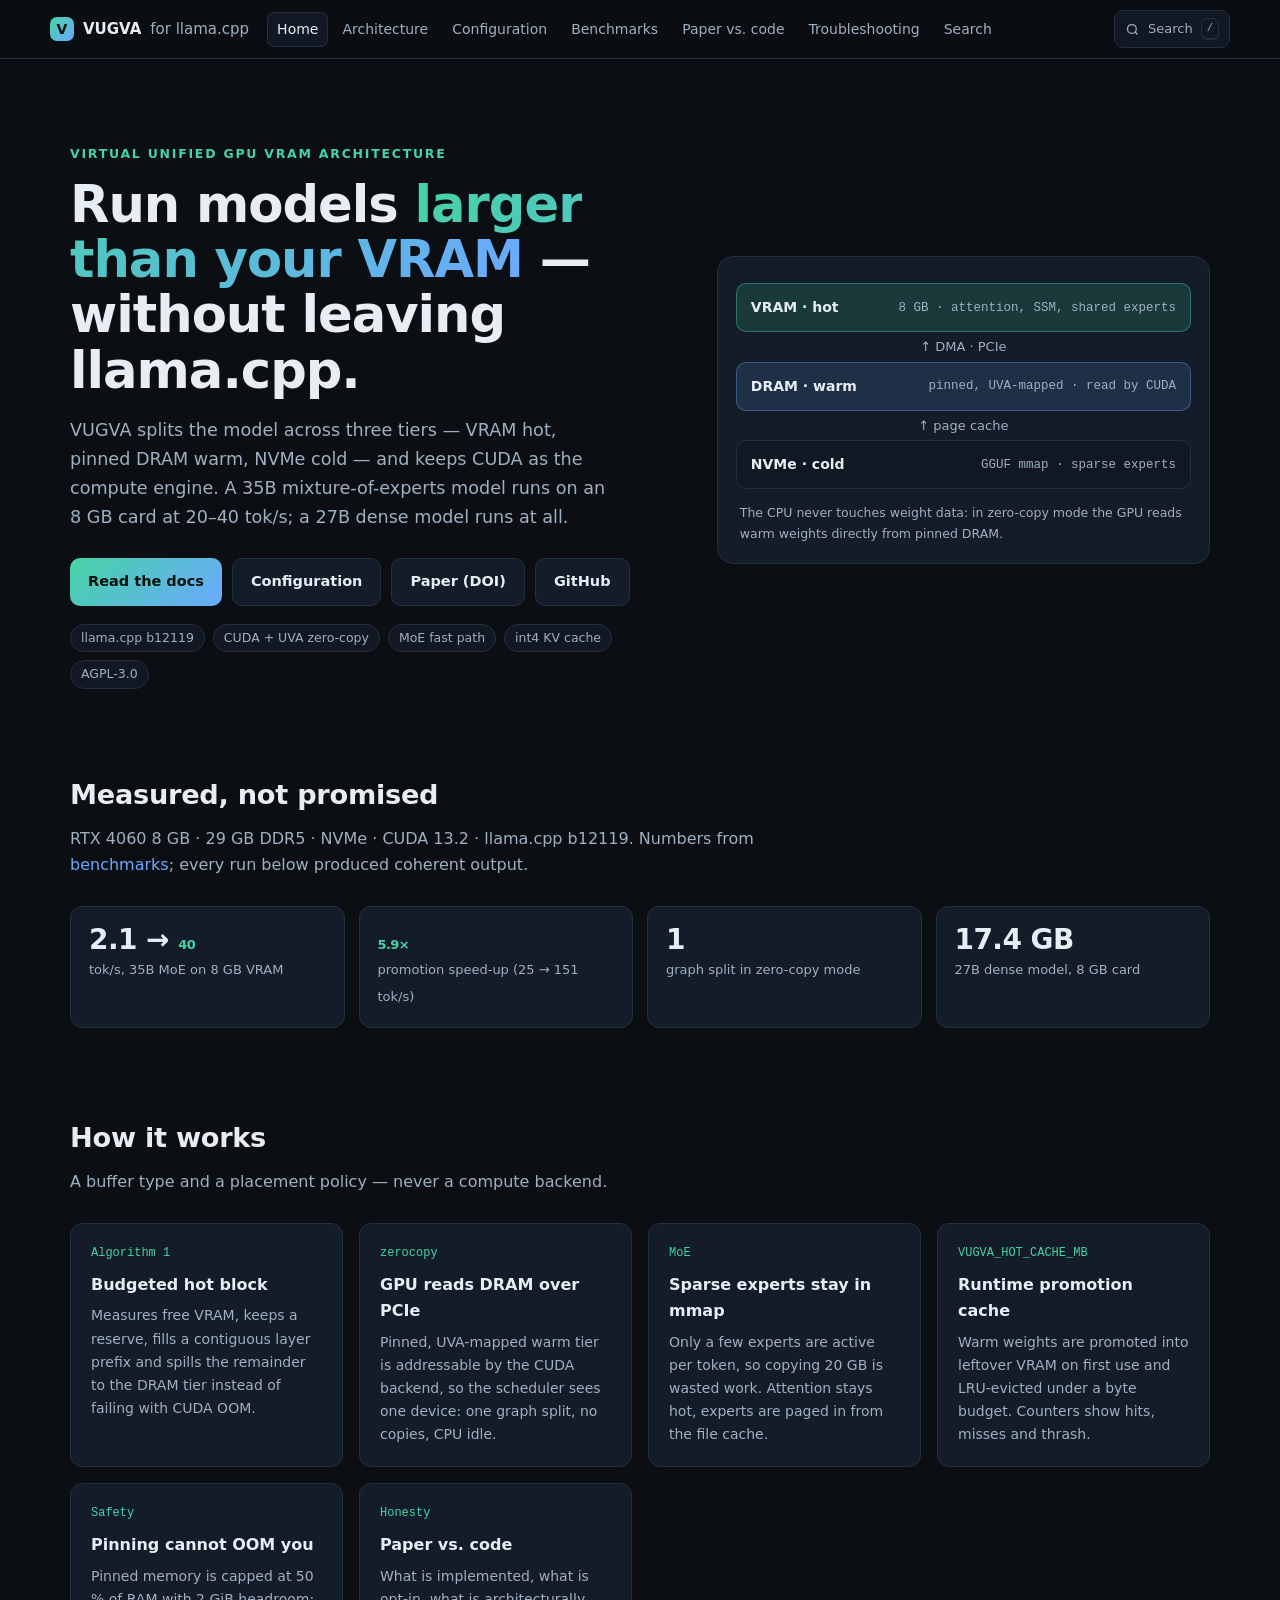
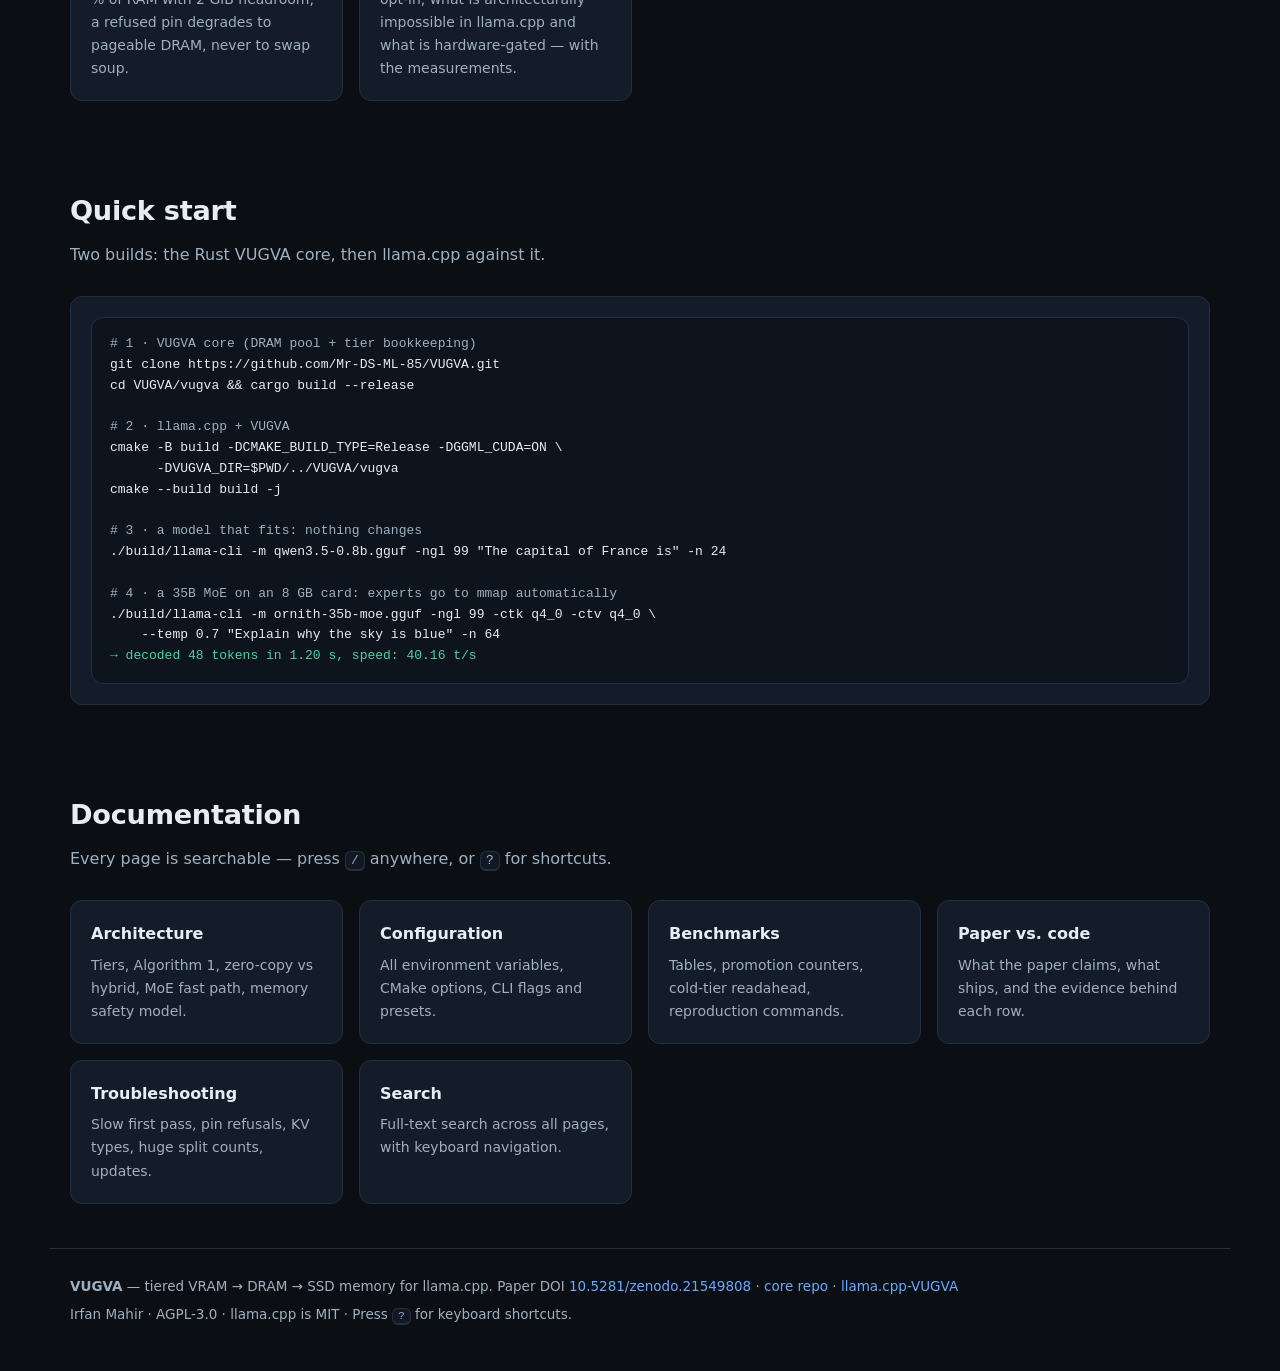
<file: docs/index.html>
<!doctype html>
<html lang="en" data-theme="dark">
<head>
<meta charset="utf-8">
<meta name="viewport" content="width=device-width, initial-scale=1">
<title>VUGVA for llama.cpp — run models larger than your VRAM</title>
<meta name="description" content="VUGVA turns llama.cpp into a tiered-memory inference engine: VRAM hot, DRAM warm, SSD cold. MoE models 3x bigger than VRAM at 40 tok/s on an 8 GB card.">
<meta property="og:title" content="VUGVA for llama.cpp">
<meta property="og:description" content="Tiered VRAM → DRAM → SSD memory for llama.cpp. Run models larger than your GPU.">
<meta property="og:type" content="website">
<link rel="icon" href="data:image/svg+xml,<svg xmlns='http://www.w3.org/2000/svg' viewBox='0 0 32 32'><text y='26' font-size='26'>&#9679;</text></svg>">
<link rel="stylesheet" href="assets/site.css">
</head>
<body>
<a class="skip" href="#content">Skip to content</a>

<header class="site-header">
  <a class="brand" href="index.html"><span class="brand-mark">V</span> VUGVA <span class="brand-sub">for llama.cpp</span></a>
  <nav class="site-nav">
    <a href="index.html" class="active">Home</a>
    <a href="architecture.html">Architecture</a>
    <a href="configuration.html">Configuration</a>
    <a href="benchmarks.html">Benchmarks</a>
    <a href="implementation.html">Paper vs. code</a>
    <a href="troubleshooting.html">Troubleshooting</a>
    <a href="search.html">Search</a>
  </nav>
  <button class="search-btn" id="search-open" type="button" aria-label="Search documentation">
    <svg viewBox="0 0 24 24" aria-hidden="true"><circle cx="11" cy="11" r="7"/><path d="M20 20l-4.3-4.3"/></svg>
    <span>Search</span><kbd>/</kbd>
  </button>
</header>

<section class="hero" id="content">
  <div>
    <p class="eyebrow">Virtual Unified GPU VRAM Architecture</p>
    <h1>Run models <em>larger than your VRAM</em> — without leaving llama.cpp.</h1>
    <p class="lead">
      VUGVA splits the model across three tiers — VRAM hot, pinned DRAM warm, NVMe cold —
      and keeps CUDA as the compute engine. A 35B mixture-of-experts model runs on an 8 GB
      card at 20–40 tok/s; a 27B dense model runs at all.
    </p>
    <div class="cta">
      <a class="btn primary" href="architecture.html">Read the docs</a>
      <a class="btn" href="configuration.html">Configuration</a>
      <a class="btn" href="https://doi.org/10.5281/zenodo.21549808">Paper (DOI)</a>
      <a class="btn" href="https://github.com/Mr-DS-ML-85/llama.cpp-VUGVA">GitHub</a>
    </div>
    <div class="chips">
      <span class="chip">llama.cpp b12119</span>
      <span class="chip">CUDA + UVA zero-copy</span>
      <span class="chip">MoE fast path</span>
      <span class="chip">int4 KV cache</span>
      <span class="chip">AGPL-3.0</span>
    </div>
  </div>

  <div class="tiers" aria-label="Memory tiers">
    <div class="tier hot"><b>VRAM · hot</b><span>8 GB · attention, SSM, shared experts</span></div>
    <div class="arrow">↑ DMA · PCIe</div>
    <div class="tier warm"><b>DRAM · warm</b><span>pinned, UVA-mapped · read by CUDA</span></div>
    <div class="arrow">↑ page cache</div>
    <div class="tier cold"><b>NVMe · cold</b><span>GGUF mmap · sparse experts</span></div>
    <p class="muted" style="font-size:12.5px;margin:14px 4px 0">
      The CPU never touches weight data: in zero-copy mode the GPU reads warm weights
      directly from pinned DRAM.
    </p>
  </div>
</section>

<section class="section">
  <h2>Measured, not promised</h2>
  <p class="sub">RTX 4060 8 GB · 29 GB DDR5 · NVMe · CUDA 13.2 · llama.cpp b12119. Numbers from
     <a href="benchmarks.html">benchmarks</a>; every run below produced coherent output.</p>
  <div class="numbers">
    <div class="stat"><b>2.1 → <span class="up">40</span></b><span>tok/s, 35B MoE on 8 GB VRAM</span></div>
    <div class="stat"><b><span class="up">5.9×</span></b><span>promotion speed-up (25 → 151 tok/s)</span></div>
    <div class="stat"><b>1</b><span>graph split in zero-copy mode</span></div>
    <div class="stat"><b>17.4 GB</b><span>27B dense model, 8 GB card</span></div>
  </div>
</section>

<section class="section">
  <h2>How it works</h2>
  <p class="sub">A buffer type and a placement policy — never a compute backend.</p>
  <div class="cards">
    <a class="card" href="architecture.html#2-placement-algorithm-1">
      <span class="k">Algorithm 1</span>
      <h3>Budgeted hot block</h3>
      <p>Measures free VRAM, keeps a reserve, fills a contiguous layer prefix and spills the
         remainder to the DRAM tier instead of failing with CUDA OOM.</p>
    </a>
    <a class="card" href="architecture.html#3-execution-modes">
      <span class="k">zerocopy</span>
      <h3>GPU reads DRAM over PCIe</h3>
      <p>Pinned, UVA-mapped warm tier is addressable by the CUDA backend, so the scheduler sees
         one device: one graph split, no copies, CPU idle.</p>
    </a>
    <a class="card" href="architecture.html#4-tensor-overrides-and-the-moe-fast-path">
      <span class="k">MoE</span>
      <h3>Sparse experts stay in mmap</h3>
      <p>Only a few experts are active per token, so copying 20 GB is wasted work. Attention
         stays hot, experts are paged in from the file cache.</p>
    </a>
    <a class="card" href="implementation.html#1-promotion--eviction-of-individual-tensors--implemented-opt-in">
      <span class="k">VUGVA_HOT_CACHE_MB</span>
      <h3>Runtime promotion cache</h3>
      <p>Warm weights are promoted into leftover VRAM on first use and LRU-evicted under a
         byte budget. Counters show hits, misses and thrash.</p>
    </a>
    <a class="card" href="configuration.html#environment-variables">
      <span class="k">Safety</span>
      <h3>Pinning cannot OOM you</h3>
      <p>Pinned memory is capped at 50 % of RAM with 2 GiB headroom; a refused pin degrades to
         pageable DRAM, never to swap soup.</p>
    </a>
    <a class="card" href="implementation.html">
      <span class="k">Honesty</span>
      <h3>Paper vs. code</h3>
      <p>What is implemented, what is opt-in, what is architecturally impossible in llama.cpp
         and what is hardware-gated — with the measurements.</p>
    </a>
  </div>
</section>

<section class="section">
  <h2>Quick start</h2>
  <p class="sub">Two builds: the Rust VUGVA core, then llama.cpp against it.</p>
  <div class="cards">
    <div class="card wide">
<pre class="term"><span class="c"># 1 · VUGVA core (DRAM pool + tier bookkeeping)</span>
git clone https://github.com/Mr-DS-ML-85/VUGVA.git
cd VUGVA/vugva &amp;&amp; cargo build --release

<span class="c"># 2 · llama.cpp + VUGVA</span>
cmake -B build -DCMAKE_BUILD_TYPE=Release -DGGML_CUDA=ON \
      -DVUGVA_DIR=$PWD/../VUGVA/vugva
cmake --build build -j

<span class="c"># 3 · a model that fits: nothing changes</span>
./build/llama-cli -m qwen3.5-0.8b.gguf -ngl 99 "The capital of France is" -n 24

<span class="c"># 4 · a 35B MoE on an 8 GB card: experts go to mmap automatically</span>
./build/llama-cli -m ornith-35b-moe.gguf -ngl 99 -ctk q4_0 -ctv q4_0 \
    --temp 0.7 "Explain why the sky is blue" -n 64
<span class="g">→ decoded 48 tokens in 1.20 s, speed: 40.16 t/s</span></pre>
    </div>
  </div>
</section>

<section class="section">
  <h2>Documentation</h2>
  <p class="sub">Every page is searchable — press <kbd>/</kbd> anywhere, or <kbd>?</kbd> for shortcuts.</p>
  <div class="cards">
    <a class="card" href="architecture.html"><h3>Architecture</h3><p>Tiers, Algorithm 1, zero-copy vs hybrid, MoE fast path, memory safety model.</p></a>
    <a class="card" href="configuration.html"><h3>Configuration</h3><p>All environment variables, CMake options, CLI flags and presets.</p></a>
    <a class="card" href="benchmarks.html"><h3>Benchmarks</h3><p>Tables, promotion counters, cold-tier readahead, reproduction commands.</p></a>
    <a class="card" href="implementation.html"><h3>Paper vs. code</h3><p>What the paper claims, what ships, and the evidence behind each row.</p></a>
    <a class="card" href="troubleshooting.html"><h3>Troubleshooting</h3><p>Slow first pass, pin refusals, KV types, huge split counts, updates.</p></a>
    <a class="card" href="search.html"><h3>Search</h3><p>Full-text search across all pages, with keyboard navigation.</p></a>
  </div>
</section>

<footer class="site-footer">
  <p><strong>VUGVA</strong> — tiered VRAM → DRAM → SSD memory for llama.cpp.
     Paper DOI <a href="https://doi.org/10.5281/zenodo.21549808">10.5281/zenodo.21549808</a> ·
     <a href="https://github.com/Mr-DS-ML-85/VUGVA">core repo</a> ·
     <a href="https://github.com/Mr-DS-ML-85/llama.cpp-VUGVA">llama.cpp-VUGVA</a></p>
  <p class="muted">Irfan Mahir · AGPL-3.0 · llama.cpp is MIT · Press <kbd>?</kbd> for keyboard shortcuts.</p>
</footer>

<div class="overlay" id="search-overlay" hidden>
  <div class="overlay-panel" role="dialog" aria-modal="true" aria-label="Search documentation">
    <div class="overlay-bar">
      <svg viewBox="0 0 24 24" aria-hidden="true"><circle cx="11" cy="11" r="7"/><path d="M20 20l-4.3-4.3"/></svg>
      <input id="search-input" type="search" placeholder="Search docs…  e.g. VUGVA_HOT_CACHE_MB, pin, MoE" autocomplete="off" spellcheck="false">
      <button class="overlay-close" id="search-close" type="button" aria-label="Close search">esc</button>
    </div>
    <ul id="search-results" class="results"></ul>
    <p class="overlay-hint"><kbd>↑</kbd><kbd>↓</kbd> move · <kbd>enter</kbd> open · <kbd>esc</kbd> close</p>
  </div>
</div>
<div class="overlay" id="help-overlay" hidden>
  <div class="overlay-panel help" role="dialog" aria-modal="true" aria-label="Keyboard shortcuts">
    <h2>Keyboard shortcuts</h2>
    <dl class="keys">
      <dt><kbd>/</kbd> or <kbd>Ctrl</kbd>+<kbd>K</kbd></dt><dd>open search</dd>
      <dt><kbd>Esc</kbd></dt><dd>close search / help</dd>
      <dt><kbd>↑</kbd> <kbd>↓</kbd></dt><dd>move between results</dd>
      <dt><kbd>Enter</kbd></dt><dd>open selected result</dd>
      <dt><kbd>g</kbd> then <kbd>h</kbd></dt><dd>home</dd>
      <dt><kbd>g</kbd> then <kbd>a</kbd></dt><dd>architecture</dd>
      <dt><kbd>g</kbd> then <kbd>c</kbd></dt><dd>configuration</dd>
      <dt><kbd>g</kbd> then <kbd>b</kbd></dt><dd>benchmarks</dd>
      <dt><kbd>g</kbd> then <kbd>i</kbd></dt><dd>paper vs. code</dd>
      <dt><kbd>g</kbd> then <kbd>t</kbd></dt><dd>troubleshooting</dd>
      <dt><kbd>g</kbd> then <kbd>s</kbd></dt><dd>search page</dd>
      <dt><kbd>t</kbd></dt><dd>toggle light / dark theme</dd>
      <dt><kbd>j</kbd> <kbd>k</kbd></dt><dd>scroll down / up</dd>
      <dt><kbd>?</kbd></dt><dd>this dialog</dd>
    </dl>
    <button class="overlay-close wide" id="help-close" type="button">Close</button>
  </div>
</div>
<script src="assets/site.js" defer></script>
</body>
</html>
</file>
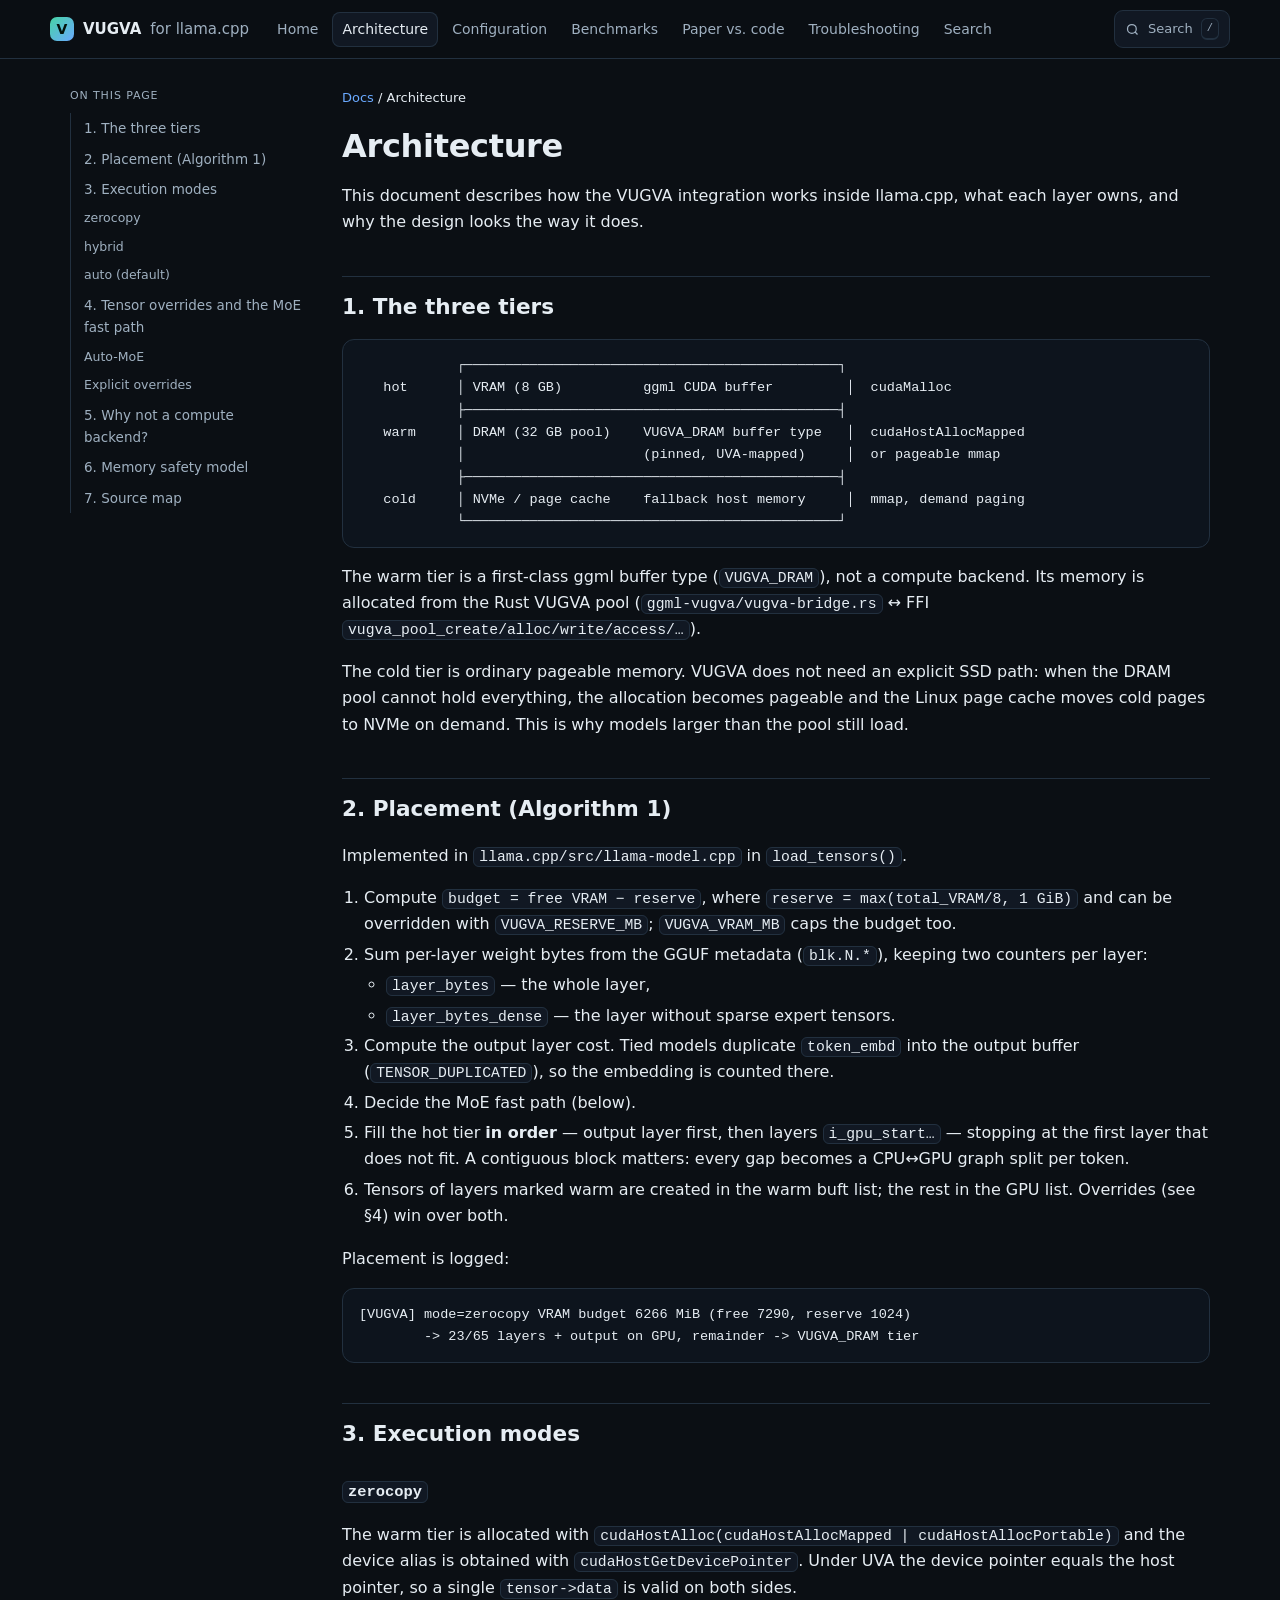
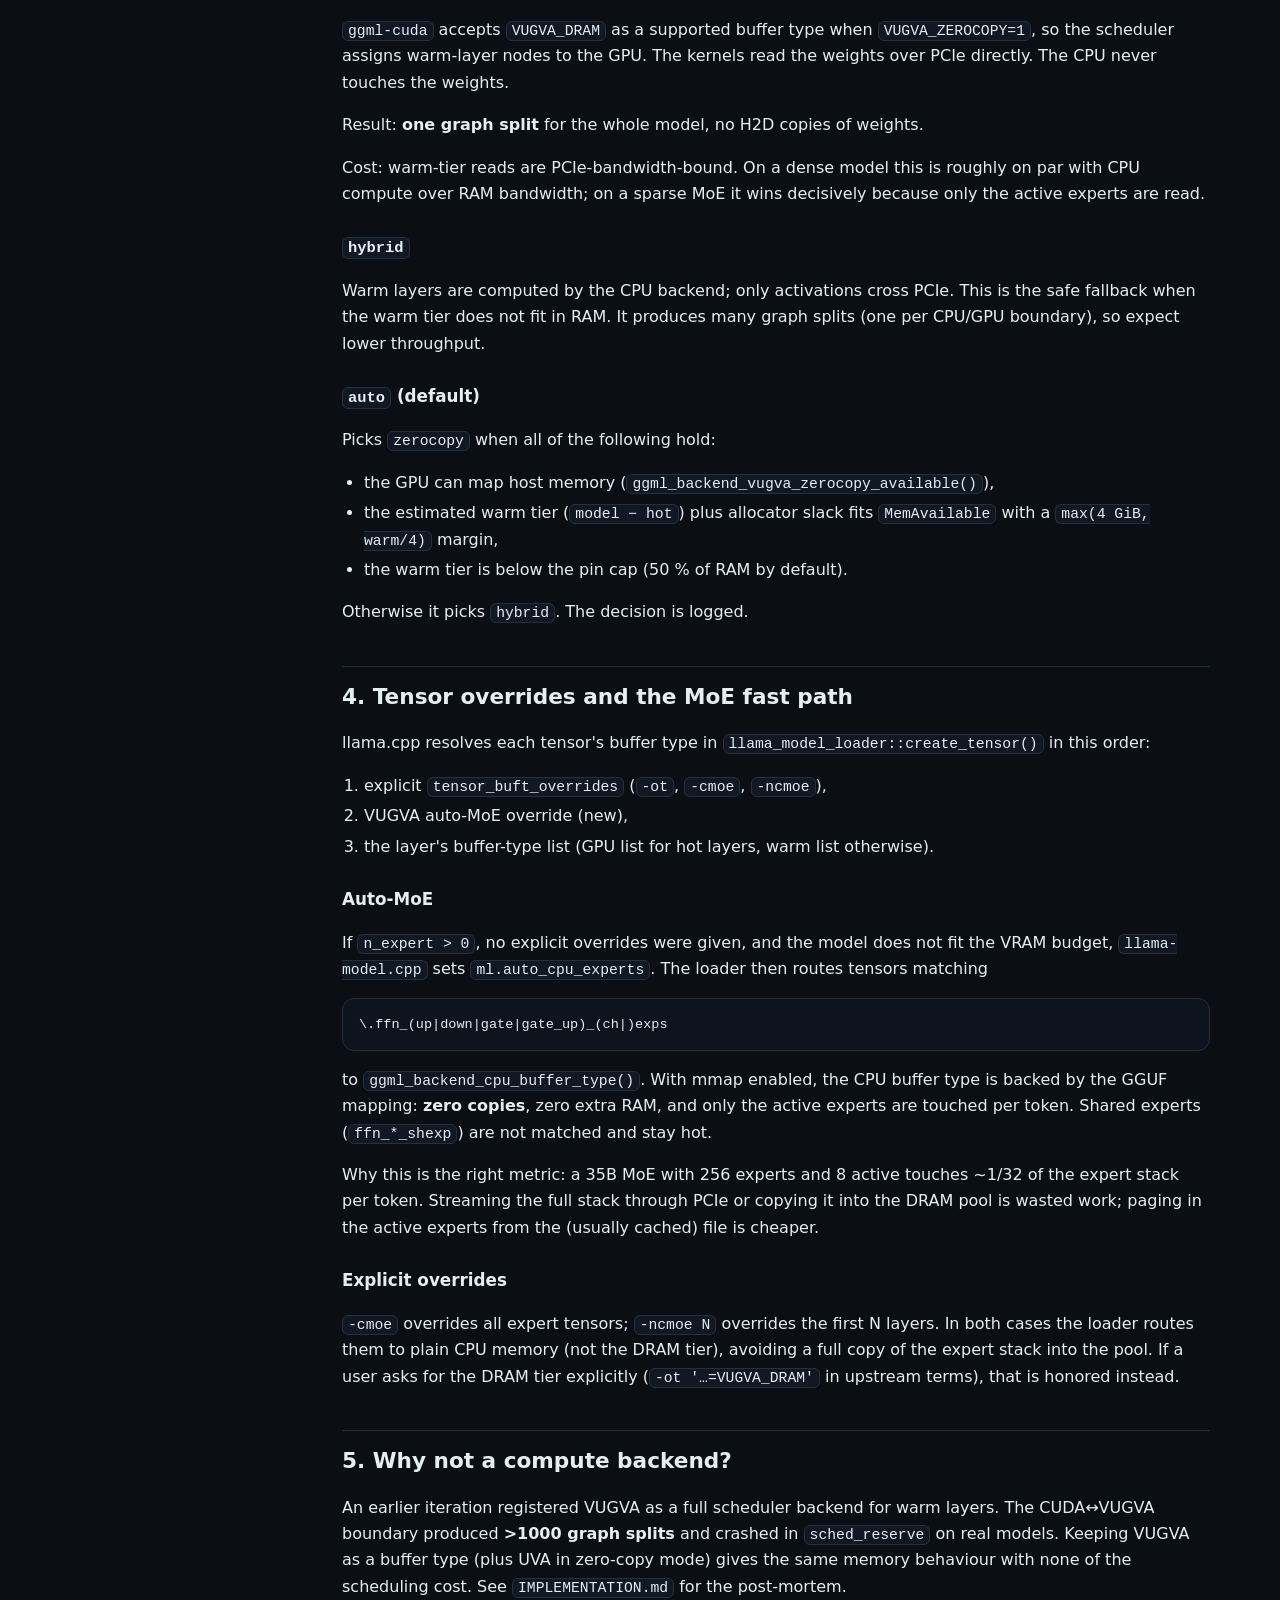
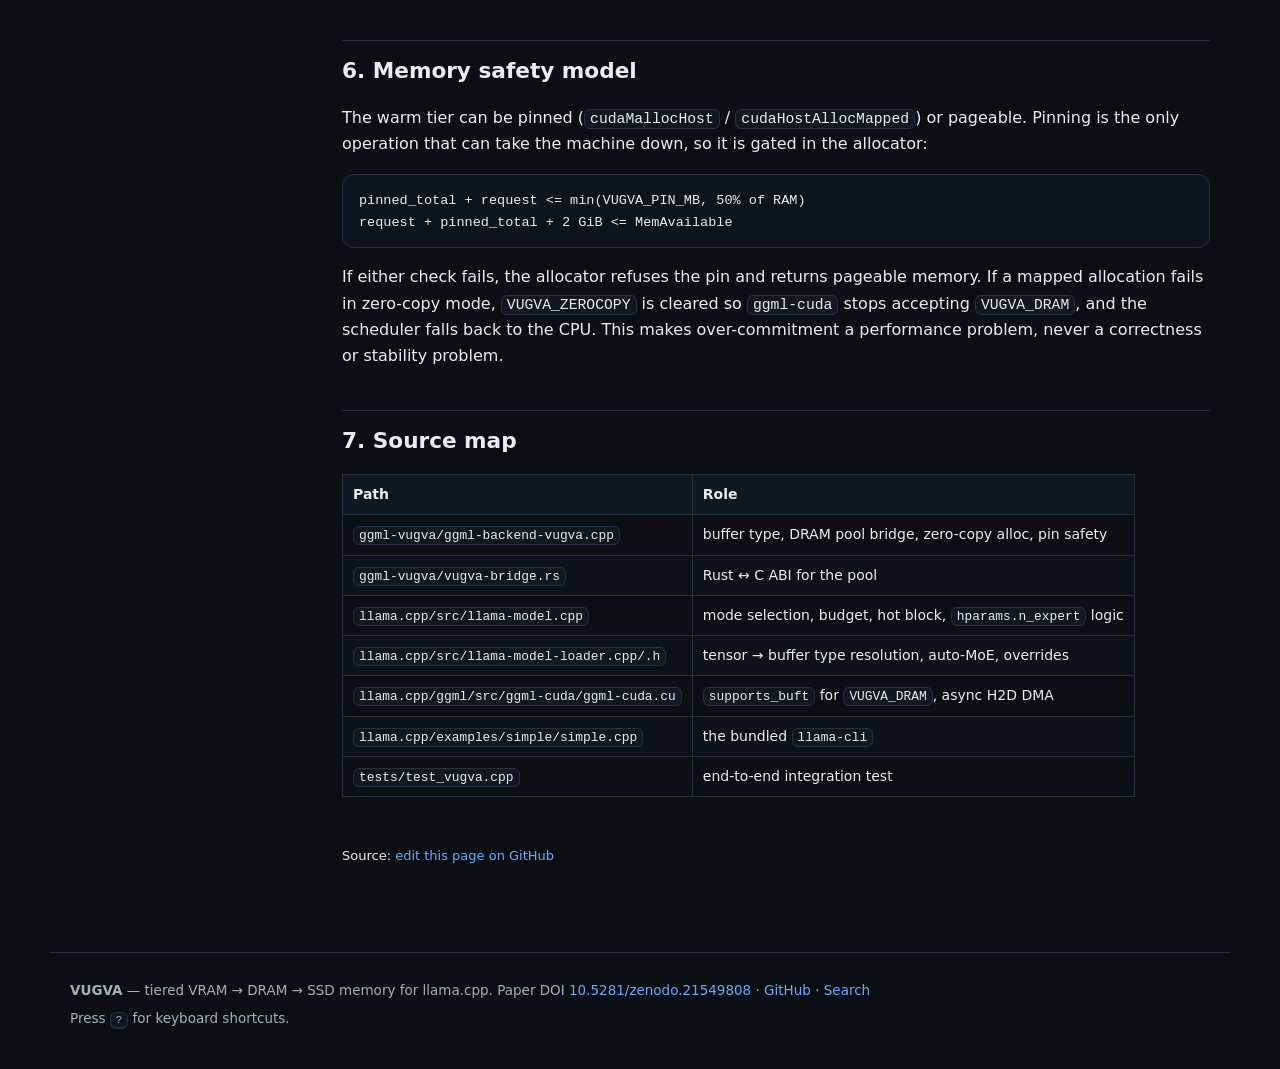
<file: docs/architecture.html>
<!doctype html>
<html lang="en" data-theme="dark">
<head>
<meta charset="utf-8">
<meta name="viewport" content="width=device-width, initial-scale=1">
<title>Architecture · VUGVA for llama.cpp</title>
<meta name="description" content="How the VRAM / DRAM / SSD tiers work, placement, modes, MoE fast path.">
<meta property="og:title" content="Architecture · VUGVA for llama.cpp">
<meta property="og:description" content="How the VRAM / DRAM / SSD tiers work, placement, modes, MoE fast path.">
<link rel="icon" href="data:image/svg+xml,<svg xmlns='http://www.w3.org/2000/svg' viewBox='0 0 32 32'><text y='26' font-size='26'>&#9679;</text></svg>">
<link rel="stylesheet" href="assets/site.css">
</head>
<body>
<a class="skip" href="#content">Skip to content</a>
<header class="site-header">
  <a class="brand" href="index.html"><span class="brand-mark">V</span> VUGVA <span class="brand-sub">for llama.cpp</span></a>
  <nav class="site-nav"><a href="index.html">Home</a>
<a href="architecture.html" class="active">Architecture</a>
<a href="configuration.html">Configuration</a>
<a href="benchmarks.html">Benchmarks</a>
<a href="implementation.html">Paper vs. code</a>
<a href="troubleshooting.html">Troubleshooting</a>
<a href="search.html">Search</a></nav>
  <button class="search-btn" id="search-open" type="button" aria-label="Search documentation">
    <svg viewBox="0 0 24 24" aria-hidden="true"><circle cx="11" cy="11" r="7"/><path d="M20 20l-4.3-4.3"/></svg>
    <span>Search</span><kbd>/</kbd>
  </button>
</header>
<main class="layout">
  <nav class="toc" aria-label="On this page">
<p class="toc-title">On this page</p>
<ul>
<li class="toc-h2"><a href="#1-the-three-tiers">1. The three tiers</a></li>
<li class="toc-h2"><a href="#2-placement-algorithm-1">2. Placement (Algorithm 1)</a></li>
<li class="toc-h2"><a href="#3-execution-modes">3. Execution modes</a></li>
<li class="toc-h3"><a href="#zerocopy">zerocopy</a></li>
<li class="toc-h3"><a href="#hybrid">hybrid</a></li>
<li class="toc-h3"><a href="#auto-default">auto (default)</a></li>
<li class="toc-h2"><a href="#4-tensor-overrides-and-the-moe-fast-path">4. Tensor overrides and the MoE fast path</a></li>
<li class="toc-h3"><a href="#auto-moe">Auto-MoE</a></li>
<li class="toc-h3"><a href="#explicit-overrides">Explicit overrides</a></li>
<li class="toc-h2"><a href="#5-why-not-a-compute-backend">5. Why not a compute backend?</a></li>
<li class="toc-h2"><a href="#6-memory-safety-model">6. Memory safety model</a></li>
<li class="toc-h2"><a href="#7-source-map">7. Source map</a></li>
</ul></nav>
  <article class="doc" id="content">
    <p class="crumb"><a href="index.html">Docs</a> / Architecture</p>
    <h1 id="architecture">Architecture</h1>
<p>This document describes how the VUGVA integration works inside llama.cpp, what each layer owns, and why the design looks the way it does.</p>
<h2 id="1-the-three-tiers">1. The three tiers</h2>
<pre><code>            ┌──────────────────────────────────────────────┐
   hot      │ VRAM (8 GB)          ggml CUDA buffer         │  cudaMalloc
            ├──────────────────────────────────────────────┤
   warm     │ DRAM (32 GB pool)    VUGVA_DRAM buffer type   │  cudaHostAllocMapped
            │                      (pinned, UVA-mapped)     │  or pageable mmap
            ├──────────────────────────────────────────────┤
   cold     │ NVMe / page cache    fallback host memory     │  mmap, demand paging
            └──────────────────────────────────────────────┘</code></pre>
<p>The warm tier is a first-class ggml buffer type (<code>VUGVA_DRAM</code>), not a compute backend. Its memory is allocated from the Rust VUGVA pool (<code>ggml-vugva/vugva-bridge.rs</code> ↔︎ FFI <code>vugva_pool_create/alloc/write/access/…</code>).</p>
<p>The cold tier is ordinary pageable memory. VUGVA does not need an explicit SSD path: when the DRAM pool cannot hold everything, the allocation becomes pageable and the Linux page cache moves cold pages to NVMe on demand. This is why models larger than the pool still load.</p>
<h2 id="2-placement-algorithm-1">2. Placement (Algorithm 1)</h2>
<p>Implemented in <code>llama.cpp/src/llama-model.cpp</code> in <code>load_tensors()</code>.</p>
<ol type="1">
<li>Compute <code>budget = free VRAM − reserve</code>, where <code>reserve = max(total_VRAM/8, 1 GiB)</code> and can be overridden with <code>VUGVA_RESERVE_MB</code>; <code>VUGVA_VRAM_MB</code> caps the budget too.</li>
<li>Sum per-layer weight bytes from the GGUF metadata (<code>blk.N.*</code>), keeping two counters per layer:
<ul>
<li><code>layer_bytes</code> — the whole layer,</li>
<li><code>layer_bytes_dense</code> — the layer without sparse expert tensors.</li>
</ul></li>
<li>Compute the output layer cost. Tied models duplicate <code>token_embd</code> into the output buffer (<code>TENSOR_DUPLICATED</code>), so the embedding is counted there.</li>
<li>Decide the MoE fast path (below).</li>
<li>Fill the hot tier <strong>in order</strong> — output layer first, then layers <code>i_gpu_start…</code> — stopping at the first layer that does not fit. A contiguous block matters: every gap becomes a CPU↔︎GPU graph split per token.</li>
<li>Tensors of layers marked warm are created in the warm buft list; the rest in the GPU list. Overrides (see §4) win over both.</li>
</ol>
<p>Placement is logged:</p>
<pre class="text"><code>[VUGVA] mode=zerocopy VRAM budget 6266 MiB (free 7290, reserve 1024)
        -&gt; 23/65 layers + output on GPU, remainder -&gt; VUGVA_DRAM tier</code></pre>
<h2 id="3-execution-modes">3. Execution modes</h2>
<h3 id="zerocopy"><code>zerocopy</code></h3>
<p>The warm tier is allocated with <code>cudaHostAlloc(cudaHostAllocMapped | cudaHostAllocPortable)</code> and the device alias is obtained with <code>cudaHostGetDevicePointer</code>. Under UVA the device pointer equals the host pointer, so a single <code>tensor-&gt;data</code> is valid on both sides.</p>
<p><code>ggml-cuda</code> accepts <code>VUGVA_DRAM</code> as a supported buffer type when <code>VUGVA_ZEROCOPY=1</code>, so the scheduler assigns warm-layer nodes to the GPU. The kernels read the weights over PCIe directly. The CPU never touches the weights.</p>
<p>Result: <strong>one graph split</strong> for the whole model, no H2D copies of weights.</p>
<p>Cost: warm-tier reads are PCIe-bandwidth-bound. On a dense model this is roughly on par with CPU compute over RAM bandwidth; on a sparse MoE it wins decisively because only the active experts are read.</p>
<h3 id="hybrid"><code>hybrid</code></h3>
<p>Warm layers are computed by the CPU backend; only activations cross PCIe. This is the safe fallback when the warm tier does not fit in RAM. It produces many graph splits (one per CPU/GPU boundary), so expect lower throughput.</p>
<h3 id="auto-default"><code>auto</code> (default)</h3>
<p>Picks <code>zerocopy</code> when all of the following hold:</p>
<ul>
<li>the GPU can map host memory (<code>ggml_backend_vugva_zerocopy_available()</code>),</li>
<li>the estimated warm tier (<code>model − hot</code>) plus allocator slack fits <code>MemAvailable</code> with a <code>max(4 GiB, warm/4)</code> margin,</li>
<li>the warm tier is below the pin cap (50 % of RAM by default).</li>
</ul>
<p>Otherwise it picks <code>hybrid</code>. The decision is logged.</p>
<h2 id="4-tensor-overrides-and-the-moe-fast-path">4. Tensor overrides and the MoE fast path</h2>
<p>llama.cpp resolves each tensor's buffer type in <code>llama_model_loader::create_tensor()</code> in this order:</p>
<ol type="1">
<li>explicit <code>tensor_buft_overrides</code> (<code>-ot</code>, <code>-cmoe</code>, <code>-ncmoe</code>),</li>
<li>VUGVA auto-MoE override (new),</li>
<li>the layer's buffer-type list (GPU list for hot layers, warm list otherwise).</li>
</ol>
<h3 id="auto-moe">Auto-MoE</h3>
<p>If <code>n_expert &gt; 0</code>, no explicit overrides were given, and the model does not fit the VRAM budget, <code>llama-model.cpp</code> sets <code>ml.auto_cpu_experts</code>. The loader then routes tensors matching</p>
<pre class="text"><code>\.ffn_(up|down|gate|gate_up)_(ch|)exps</code></pre>
<p>to <code>ggml_backend_cpu_buffer_type()</code>. With mmap enabled, the CPU buffer type is backed by the GGUF mapping: <strong>zero copies</strong>, zero extra RAM, and only the active experts are touched per token. Shared experts (<code>ffn_*_shexp</code>) are not matched and stay hot.</p>
<p>Why this is the right metric: a 35B MoE with 256 experts and 8 active touches ~1/32 of the expert stack per token. Streaming the full stack through PCIe or copying it into the DRAM pool is wasted work; paging in the active experts from the (usually cached) file is cheaper.</p>
<h3 id="explicit-overrides">Explicit overrides</h3>
<p><code>-cmoe</code> overrides all expert tensors; <code>-ncmoe N</code> overrides the first N layers. In both cases the loader routes them to plain CPU memory (not the DRAM tier), avoiding a full copy of the expert stack into the pool. If a user asks for the DRAM tier explicitly (<code>-ot '…=VUGVA_DRAM'</code> in upstream terms), that is honored instead.</p>
<h2 id="5-why-not-a-compute-backend">5. Why not a compute backend?</h2>
<p>An earlier iteration registered VUGVA as a full scheduler backend for warm layers. The CUDA↔︎VUGVA boundary produced <strong>&gt;1000 graph splits</strong> and crashed in <code>sched_reserve</code> on real models. Keeping VUGVA as a buffer type (plus UVA in zero-copy mode) gives the same memory behaviour with none of the scheduling cost. See <code>IMPLEMENTATION.md</code> for the post-mortem.</p>
<h2 id="6-memory-safety-model">6. Memory safety model</h2>
<p>The warm tier can be pinned (<code>cudaMallocHost</code> / <code>cudaHostAllocMapped</code>) or pageable. Pinning is the only operation that can take the machine down, so it is gated in the allocator:</p>
<pre><code>pinned_total + request &lt;= min(VUGVA_PIN_MB, 50% of RAM)
request + pinned_total + 2 GiB &lt;= MemAvailable</code></pre>
<p>If either check fails, the allocator refuses the pin and returns pageable memory. If a mapped allocation fails in zero-copy mode, <code>VUGVA_ZEROCOPY</code> is cleared so <code>ggml-cuda</code> stops accepting <code>VUGVA_DRAM</code>, and the scheduler falls back to the CPU. This makes over-commitment a performance problem, never a correctness or stability problem.</p>
<h2 id="7-source-map">7. Source map</h2>
<table>
<thead>
<tr>
<th>Path</th>
<th>Role</th>
</tr>
</thead>
<tbody>
<tr>
<td><code>ggml-vugva/ggml-backend-vugva.cpp</code></td>
<td>buffer type, DRAM pool bridge, zero-copy alloc, pin safety</td>
</tr>
<tr>
<td><code>ggml-vugva/vugva-bridge.rs</code></td>
<td>Rust ↔︎ C ABI for the pool</td>
</tr>
<tr>
<td><code>llama.cpp/src/llama-model.cpp</code></td>
<td>mode selection, budget, hot block, <code>hparams.n_expert</code> logic</td>
</tr>
<tr>
<td><code>llama.cpp/src/llama-model-loader.cpp/.h</code></td>
<td>tensor → buffer type resolution, auto-MoE, overrides</td>
</tr>
<tr>
<td><code>llama.cpp/ggml/src/ggml-cuda/ggml-cuda.cu</code></td>
<td><code>supports_buft</code> for <code>VUGVA_DRAM</code>, async H2D DMA</td>
</tr>
<tr>
<td><code>llama.cpp/examples/simple/simple.cpp</code></td>
<td>the bundled <code>llama-cli</code></td>
</tr>
<tr>
<td><code>tests/test_vugva.cpp</code></td>
<td>end-to-end integration test</td>
</tr>
</tbody>
</table>

    <p class="source-link">Source: <a href="https://github.com/Mr-DS-ML-85/llama.cpp-VUGVA/blob/main/docs/architecture.md">edit this page on GitHub</a></p>
  </article>
</main>
<footer class="site-footer">
  <p><strong>VUGVA</strong> — tiered VRAM → DRAM → SSD memory for llama.cpp.
     Paper DOI <a href="https://doi.org/10.5281/zenodo.21549808">10.5281/zenodo.21549808</a> ·
     <a href="https://github.com/Mr-DS-ML-85/llama.cpp-VUGVA">GitHub</a> · <a href="search.html">Search</a></p>
  <p class="muted">Press <kbd>?</kbd> for keyboard shortcuts.</p>
</footer>
<div class="overlay" id="search-overlay" hidden>
  <div class="overlay-panel" role="dialog" aria-modal="true" aria-label="Search documentation">
    <div class="overlay-bar">
      <svg viewBox="0 0 24 24" aria-hidden="true"><circle cx="11" cy="11" r="7"/><path d="M20 20l-4.3-4.3"/></svg>
      <input id="search-input" type="search" placeholder="Search docs…  e.g. VUGVA_HOT_CACHE_MB, pin, MoE"
             autocomplete="off" spellcheck="false">
      <button class="overlay-close" id="search-close" type="button" aria-label="Close search">esc</button>
    </div>
    <ul id="search-results" class="results"></ul>
    <p class="overlay-hint"><kbd>↑</kbd><kbd>↓</kbd> move · <kbd>enter</kbd> open · <kbd>esc</kbd> close</p>
  </div>
</div>
<div class="overlay" id="help-overlay" hidden>
  <div class="overlay-panel help" role="dialog" aria-modal="true" aria-label="Keyboard shortcuts">
    <h2>Keyboard shortcuts</h2>
    <dl class="keys">
      <dt><kbd>/</kbd> or <kbd>Ctrl</kbd>+<kbd>K</kbd></dt><dd>open search</dd>
      <dt><kbd>Esc</kbd></dt><dd>close search / help</dd>
      <dt><kbd>↑</kbd> <kbd>↓</kbd></dt><dd>move between results</dd>
      <dt><kbd>Enter</kbd></dt><dd>open selected result</dd>
      <dt><kbd>g</kbd> then <kbd>h</kbd></dt><dd>home</dd>
      <dt><kbd>g</kbd> then <kbd>a</kbd></dt><dd>architecture</dd>
      <dt><kbd>g</kbd> then <kbd>c</kbd></dt><dd>configuration</dd>
      <dt><kbd>g</kbd> then <kbd>b</kbd></dt><dd>benchmarks</dd>
      <dt><kbd>g</kbd> then <kbd>i</kbd></dt><dd>paper vs. code</dd>
      <dt><kbd>g</kbd> then <kbd>t</kbd></dt><dd>troubleshooting</dd>
      <dt><kbd>g</kbd> then <kbd>s</kbd></dt><dd>search page</dd>
      <dt><kbd>t</kbd></dt><dd>toggle light / dark theme</dd>
      <dt><kbd>?</kbd></dt><dd>this dialog</dd>
    </dl>
    <button class="overlay-close wide" id="help-close" type="button">Close</button>
  </div>
</div>
<script src="assets/site.js" defer></script>
</body>
</html>
</file>
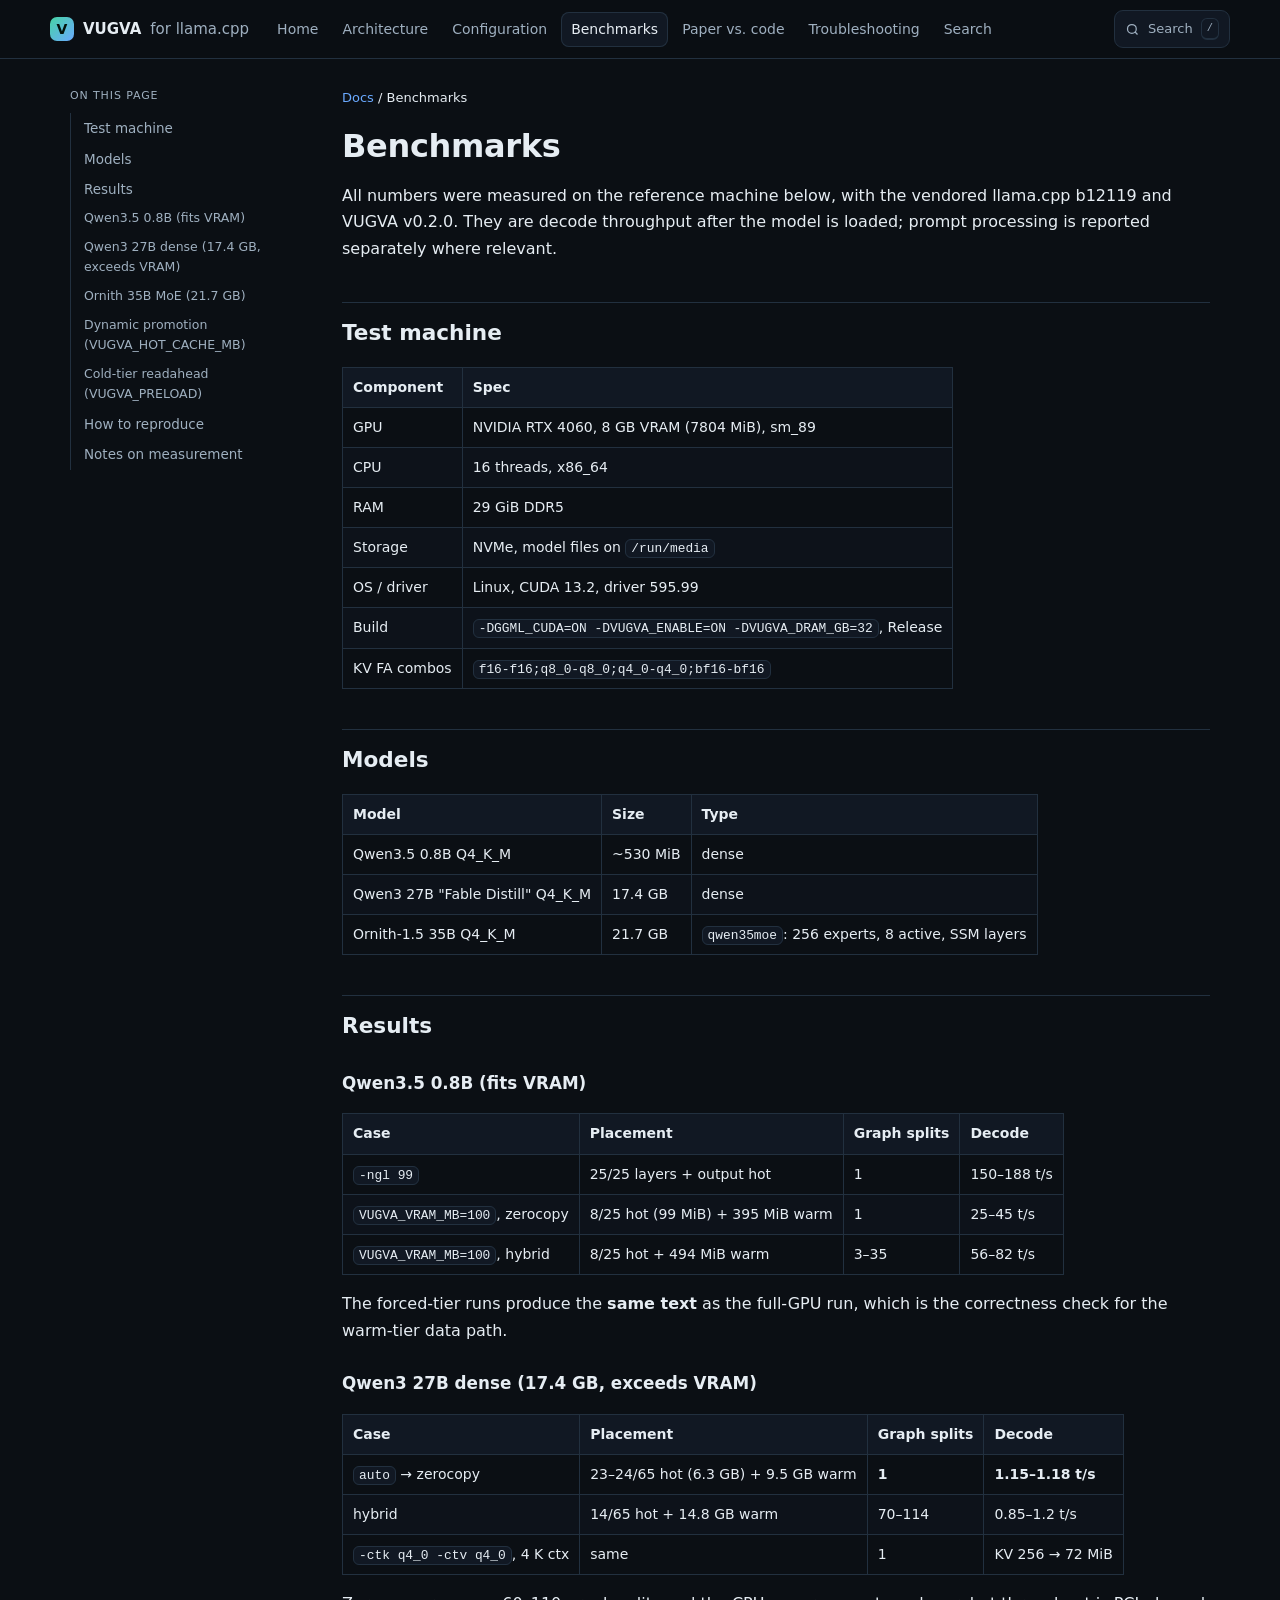
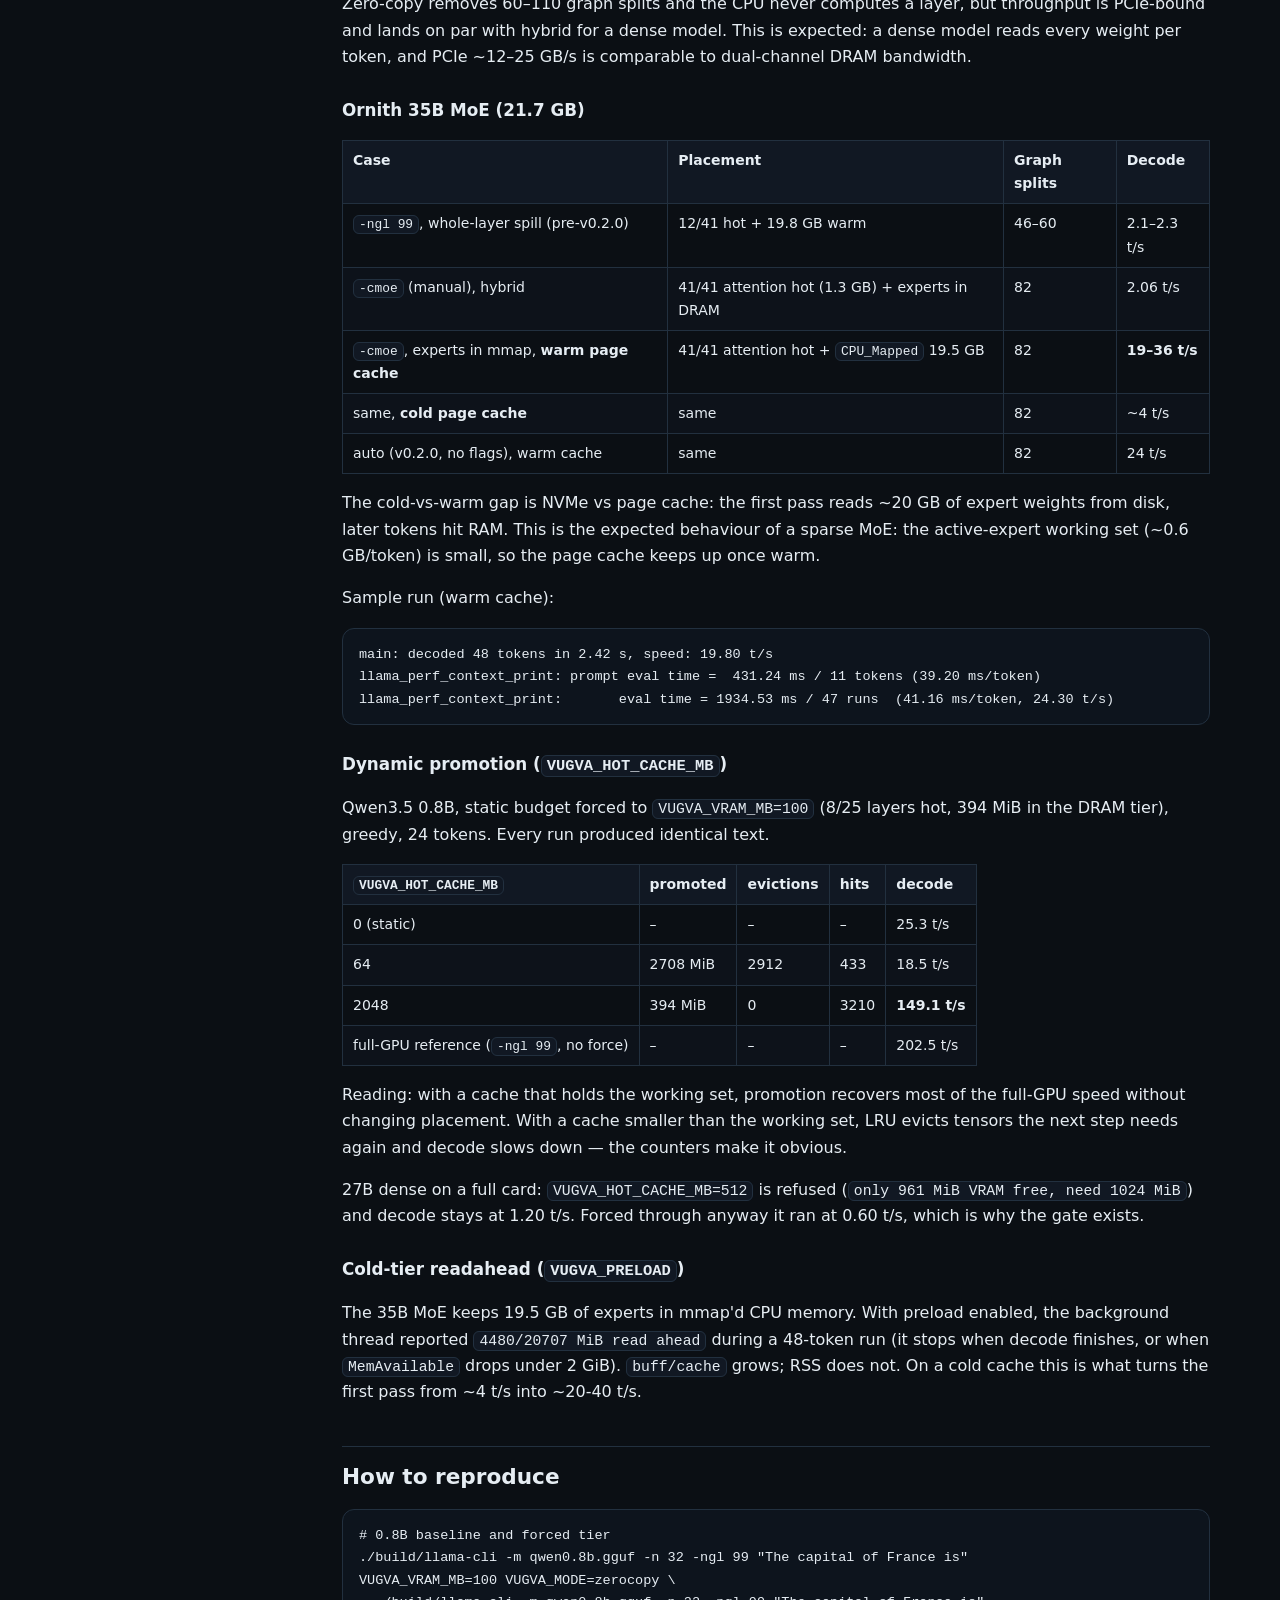
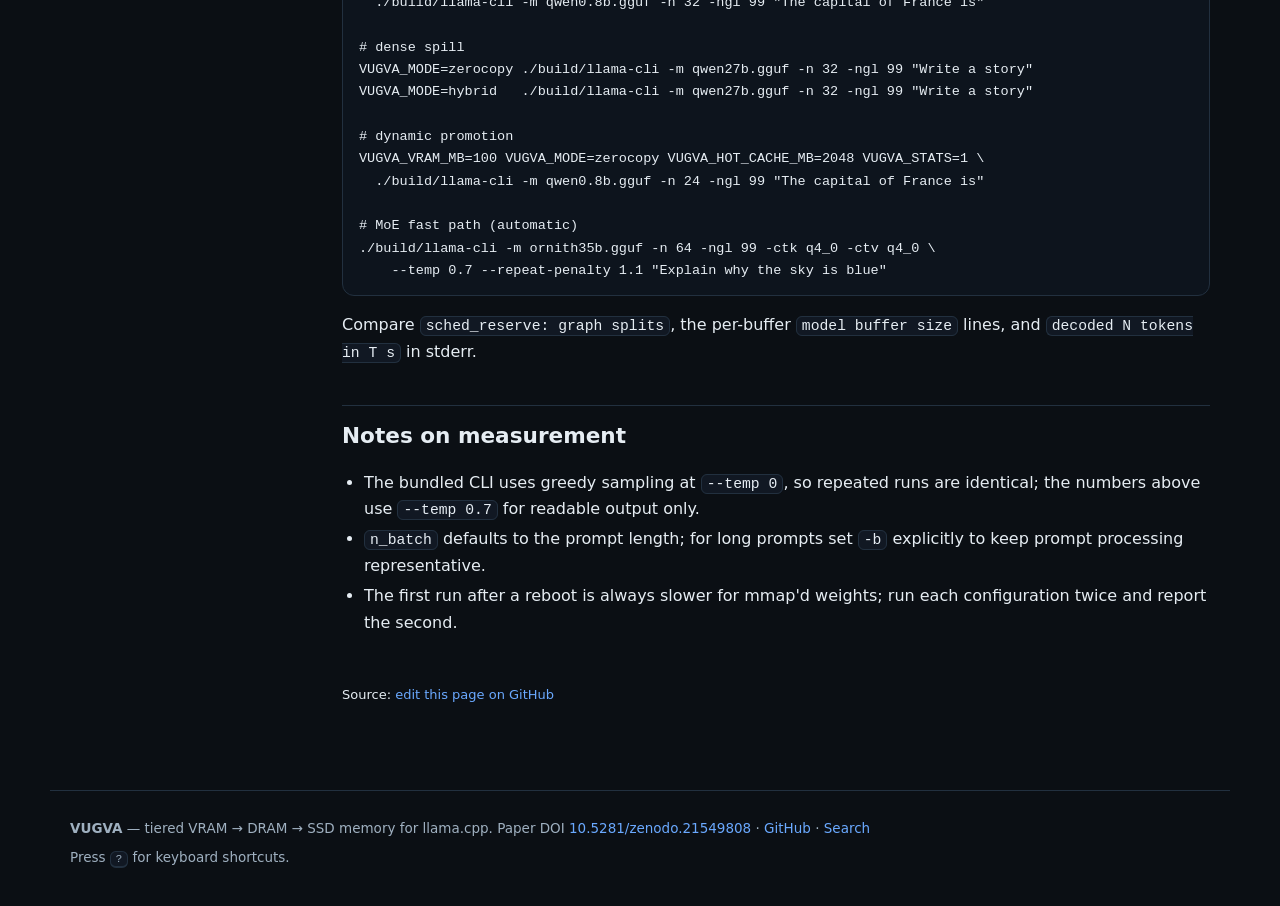
<file: docs/benchmarks.html>
<!doctype html>
<html lang="en" data-theme="dark">
<head>
<meta charset="utf-8">
<meta name="viewport" content="width=device-width, initial-scale=1">
<title>Benchmarks · VUGVA for llama.cpp</title>
<meta name="description" content="Measured throughput, promotion counters and how to reproduce them.">
<meta property="og:title" content="Benchmarks · VUGVA for llama.cpp">
<meta property="og:description" content="Measured throughput, promotion counters and how to reproduce them.">
<link rel="icon" href="data:image/svg+xml,<svg xmlns='http://www.w3.org/2000/svg' viewBox='0 0 32 32'><text y='26' font-size='26'>&#9679;</text></svg>">
<link rel="stylesheet" href="assets/site.css">
</head>
<body>
<a class="skip" href="#content">Skip to content</a>
<header class="site-header">
  <a class="brand" href="index.html"><span class="brand-mark">V</span> VUGVA <span class="brand-sub">for llama.cpp</span></a>
  <nav class="site-nav"><a href="index.html">Home</a>
<a href="architecture.html">Architecture</a>
<a href="configuration.html">Configuration</a>
<a href="benchmarks.html" class="active">Benchmarks</a>
<a href="implementation.html">Paper vs. code</a>
<a href="troubleshooting.html">Troubleshooting</a>
<a href="search.html">Search</a></nav>
  <button class="search-btn" id="search-open" type="button" aria-label="Search documentation">
    <svg viewBox="0 0 24 24" aria-hidden="true"><circle cx="11" cy="11" r="7"/><path d="M20 20l-4.3-4.3"/></svg>
    <span>Search</span><kbd>/</kbd>
  </button>
</header>
<main class="layout">
  <nav class="toc" aria-label="On this page">
<p class="toc-title">On this page</p>
<ul>
<li class="toc-h2"><a href="#test-machine">Test machine</a></li>
<li class="toc-h2"><a href="#models">Models</a></li>
<li class="toc-h2"><a href="#results">Results</a></li>
<li class="toc-h3"><a href="#qwen35-08b-fits-vram">Qwen3.5 0.8B (fits VRAM)</a></li>
<li class="toc-h3"><a href="#qwen3-27b-dense-174-gb-exceeds-vram">Qwen3 27B dense (17.4 GB, exceeds VRAM)</a></li>
<li class="toc-h3"><a href="#ornith-35b-moe-217-gb">Ornith 35B MoE (21.7 GB)</a></li>
<li class="toc-h3"><a href="#dynamic-promotion-vugva_hot_cache_mb">Dynamic promotion (VUGVA_HOT_CACHE_MB)</a></li>
<li class="toc-h3"><a href="#cold-tier-readahead-vugva_preload">Cold-tier readahead (VUGVA_PRELOAD)</a></li>
<li class="toc-h2"><a href="#how-to-reproduce">How to reproduce</a></li>
<li class="toc-h2"><a href="#notes-on-measurement">Notes on measurement</a></li>
</ul></nav>
  <article class="doc" id="content">
    <p class="crumb"><a href="index.html">Docs</a> / Benchmarks</p>
    <h1 id="benchmarks">Benchmarks</h1>
<p>All numbers were measured on the reference machine below, with the vendored llama.cpp b12119 and VUGVA v0.2.0. They are decode throughput after the model is loaded; prompt processing is reported separately where relevant.</p>
<h2 id="test-machine">Test machine</h2>
<table>
<thead>
<tr>
<th>Component</th>
<th>Spec</th>
</tr>
</thead>
<tbody>
<tr>
<td>GPU</td>
<td>NVIDIA RTX 4060, 8 GB VRAM (7804 MiB), sm_89</td>
</tr>
<tr>
<td>CPU</td>
<td>16 threads, x86_64</td>
</tr>
<tr>
<td>RAM</td>
<td>29 GiB DDR5</td>
</tr>
<tr>
<td>Storage</td>
<td>NVMe, model files on <code>/run/media</code></td>
</tr>
<tr>
<td>OS / driver</td>
<td>Linux, CUDA 13.2, driver 595.99</td>
</tr>
<tr>
<td>Build</td>
<td><code>-DGGML_CUDA=ON -DVUGVA_ENABLE=ON -DVUGVA_DRAM_GB=32</code>, Release</td>
</tr>
<tr>
<td>KV FA combos</td>
<td><code>f16-f16;q8_0-q8_0;q4_0-q4_0;bf16-bf16</code></td>
</tr>
</tbody>
</table>
<h2 id="models">Models</h2>
<table>
<thead>
<tr>
<th>Model</th>
<th>Size</th>
<th>Type</th>
</tr>
</thead>
<tbody>
<tr>
<td>Qwen3.5 0.8B Q4_K_M</td>
<td>~530 MiB</td>
<td>dense</td>
</tr>
<tr>
<td>Qwen3 27B "Fable Distill" Q4_K_M</td>
<td>17.4 GB</td>
<td>dense</td>
</tr>
<tr>
<td>Ornith-1.5 35B Q4_K_M</td>
<td>21.7 GB</td>
<td><code>qwen35moe</code>: 256 experts, 8 active, SSM layers</td>
</tr>
</tbody>
</table>
<h2 id="results">Results</h2>
<h3 id="qwen35-08b-fits-vram">Qwen3.5 0.8B (fits VRAM)</h3>
<table>
<thead>
<tr>
<th>Case</th>
<th>Placement</th>
<th>Graph splits</th>
<th>Decode</th>
</tr>
</thead>
<tbody>
<tr>
<td><code>-ngl 99</code></td>
<td>25/25 layers + output hot</td>
<td>1</td>
<td>150–188 t/s</td>
</tr>
<tr>
<td><code>VUGVA_VRAM_MB=100</code>, zerocopy</td>
<td>8/25 hot (99 MiB) + 395 MiB warm</td>
<td>1</td>
<td>25–45 t/s</td>
</tr>
<tr>
<td><code>VUGVA_VRAM_MB=100</code>, hybrid</td>
<td>8/25 hot + 494 MiB warm</td>
<td>3–35</td>
<td>56–82 t/s</td>
</tr>
</tbody>
</table>
<p>The forced-tier runs produce the <strong>same text</strong> as the full-GPU run, which is the correctness check for the warm-tier data path.</p>
<h3 id="qwen3-27b-dense-174-gb-exceeds-vram">Qwen3 27B dense (17.4 GB, exceeds VRAM)</h3>
<table>
<thead>
<tr>
<th>Case</th>
<th>Placement</th>
<th>Graph splits</th>
<th>Decode</th>
</tr>
</thead>
<tbody>
<tr>
<td><code>auto</code> → zerocopy</td>
<td>23–24/65 hot (6.3 GB) + 9.5 GB warm</td>
<td><strong>1</strong></td>
<td><strong>1.15–1.18 t/s</strong></td>
</tr>
<tr>
<td>hybrid</td>
<td>14/65 hot + 14.8 GB warm</td>
<td>70–114</td>
<td>0.85–1.2 t/s</td>
</tr>
<tr>
<td><code>-ctk q4_0 -ctv q4_0</code>, 4 K ctx</td>
<td>same</td>
<td>1</td>
<td>KV 256 → 72 MiB</td>
</tr>
</tbody>
</table>
<p>Zero-copy removes 60–110 graph splits and the CPU never computes a layer, but throughput is PCIe-bound and lands on par with hybrid for a dense model. This is expected: a dense model reads every weight per token, and PCIe ~12–25 GB/s is comparable to dual-channel DRAM bandwidth.</p>
<h3 id="ornith-35b-moe-217-gb">Ornith 35B MoE (21.7 GB)</h3>
<table>
<thead>
<tr>
<th>Case</th>
<th>Placement</th>
<th>Graph splits</th>
<th>Decode</th>
</tr>
</thead>
<tbody>
<tr>
<td><code>-ngl 99</code>, whole-layer spill (pre-v0.2.0)</td>
<td>12/41 hot + 19.8 GB warm</td>
<td>46–60</td>
<td>2.1–2.3 t/s</td>
</tr>
<tr>
<td><code>-cmoe</code> (manual), hybrid</td>
<td>41/41 attention hot (1.3 GB) + experts in DRAM</td>
<td>82</td>
<td>2.06 t/s</td>
</tr>
<tr>
<td><code>-cmoe</code>, experts in mmap, <strong>warm page cache</strong></td>
<td>41/41 attention hot + <code>CPU_Mapped</code> 19.5 GB</td>
<td>82</td>
<td><strong>19–36 t/s</strong></td>
</tr>
<tr>
<td>same, <strong>cold page cache</strong></td>
<td>same</td>
<td>82</td>
<td>~4 t/s</td>
</tr>
<tr>
<td>auto (v0.2.0, no flags), warm cache</td>
<td>same</td>
<td>82</td>
<td>24 t/s</td>
</tr>
</tbody>
</table>
<p>The cold-vs-warm gap is NVMe vs page cache: the first pass reads ~20 GB of expert weights from disk, later tokens hit RAM. This is the expected behaviour of a sparse MoE: the active-expert working set (~0.6 GB/token) is small, so the page cache keeps up once warm.</p>
<p>Sample run (warm cache):</p>
<pre class="text"><code>main: decoded 48 tokens in 2.42 s, speed: 19.80 t/s
llama_perf_context_print: prompt eval time =  431.24 ms / 11 tokens (39.20 ms/token)
llama_perf_context_print:       eval time = 1934.53 ms / 47 runs  (41.16 ms/token, 24.30 t/s)</code></pre>
<h3 id="dynamic-promotion-vugva_hot_cache_mb">Dynamic promotion (<code>VUGVA_HOT_CACHE_MB</code>)</h3>
<p>Qwen3.5 0.8B, static budget forced to <code>VUGVA_VRAM_MB=100</code> (8/25 layers hot, 394 MiB in the DRAM tier), greedy, 24 tokens. Every run produced identical text.</p>
<table>
<thead>
<tr>
<th><code>VUGVA_HOT_CACHE_MB</code></th>
<th>promoted</th>
<th>evictions</th>
<th>hits</th>
<th>decode</th>
</tr>
</thead>
<tbody>
<tr>
<td>0 (static)</td>
<td>–</td>
<td>–</td>
<td>–</td>
<td>25.3 t/s</td>
</tr>
<tr>
<td>64</td>
<td>2708 MiB</td>
<td>2912</td>
<td>433</td>
<td>18.5 t/s</td>
</tr>
<tr>
<td>2048</td>
<td>394 MiB</td>
<td>0</td>
<td>3210</td>
<td><strong>149.1 t/s</strong></td>
</tr>
<tr>
<td>full-GPU reference (<code>-ngl 99</code>, no force)</td>
<td>–</td>
<td>–</td>
<td>–</td>
<td>202.5 t/s</td>
</tr>
</tbody>
</table>
<p>Reading: with a cache that holds the working set, promotion recovers most of the full-GPU speed without changing placement. With a cache smaller than the working set, LRU evicts tensors the next step needs again and decode slows down — the counters make it obvious.</p>
<p>27B dense on a full card: <code>VUGVA_HOT_CACHE_MB=512</code> is refused (<code>only 961 MiB VRAM free, need 1024 MiB</code>) and decode stays at 1.20 t/s. Forced through anyway it ran at 0.60 t/s, which is why the gate exists.</p>
<h3 id="cold-tier-readahead-vugva_preload">Cold-tier readahead (<code>VUGVA_PRELOAD</code>)</h3>
<p>The 35B MoE keeps 19.5 GB of experts in mmap'd CPU memory. With preload enabled, the background thread reported <code>4480/20707 MiB read ahead</code> during a 48-token run (it stops when decode finishes, or when <code>MemAvailable</code> drops under 2 GiB). <code>buff/cache</code> grows; RSS does not. On a cold cache this is what turns the first pass from ~4 t/s into ~20-40 t/s.</p>
<h2 id="how-to-reproduce">How to reproduce</h2>
<div class="sourceCode" id="cb2"><pre class="sourceCode bash"><code class="sourceCode bash"><span id="cb2-1"><a href="#cb2-1" aria-hidden="true" tabindex="-1"></a><span class="co"># 0.8B baseline and forced tier</span></span>
<span id="cb2-2"><a href="#cb2-2" aria-hidden="true" tabindex="-1"></a><span class="ex">./build/llama-cli</span> <span class="at">-m</span> qwen0.8b.gguf <span class="at">-n</span> 32 <span class="at">-ngl</span> 99 <span class="st">&quot;The capital of France is&quot;</span></span>
<span id="cb2-3"><a href="#cb2-3" aria-hidden="true" tabindex="-1"></a><span class="va">VUGVA_VRAM_MB</span><span class="op">=</span>100 <span class="va">VUGVA_MODE</span><span class="op">=</span>zerocopy <span class="dt">\</span></span>
<span id="cb2-4"><a href="#cb2-4" aria-hidden="true" tabindex="-1"></a>  <span class="ex">./build/llama-cli</span> <span class="at">-m</span> qwen0.8b.gguf <span class="at">-n</span> 32 <span class="at">-ngl</span> 99 <span class="st">&quot;The capital of France is&quot;</span></span>
<span id="cb2-5"><a href="#cb2-5" aria-hidden="true" tabindex="-1"></a></span>
<span id="cb2-6"><a href="#cb2-6" aria-hidden="true" tabindex="-1"></a><span class="co"># dense spill</span></span>
<span id="cb2-7"><a href="#cb2-7" aria-hidden="true" tabindex="-1"></a><span class="va">VUGVA_MODE</span><span class="op">=</span>zerocopy <span class="ex">./build/llama-cli</span> <span class="at">-m</span> qwen27b.gguf <span class="at">-n</span> 32 <span class="at">-ngl</span> 99 <span class="st">&quot;Write a story&quot;</span></span>
<span id="cb2-8"><a href="#cb2-8" aria-hidden="true" tabindex="-1"></a><span class="va">VUGVA_MODE</span><span class="op">=</span>hybrid   <span class="ex">./build/llama-cli</span> <span class="at">-m</span> qwen27b.gguf <span class="at">-n</span> 32 <span class="at">-ngl</span> 99 <span class="st">&quot;Write a story&quot;</span></span>
<span id="cb2-9"><a href="#cb2-9" aria-hidden="true" tabindex="-1"></a></span>
<span id="cb2-10"><a href="#cb2-10" aria-hidden="true" tabindex="-1"></a><span class="co"># dynamic promotion</span></span>
<span id="cb2-11"><a href="#cb2-11" aria-hidden="true" tabindex="-1"></a><span class="va">VUGVA_VRAM_MB</span><span class="op">=</span>100 <span class="va">VUGVA_MODE</span><span class="op">=</span>zerocopy <span class="va">VUGVA_HOT_CACHE_MB</span><span class="op">=</span>2048 <span class="va">VUGVA_STATS</span><span class="op">=</span>1 <span class="dt">\</span></span>
<span id="cb2-12"><a href="#cb2-12" aria-hidden="true" tabindex="-1"></a>  <span class="ex">./build/llama-cli</span> <span class="at">-m</span> qwen0.8b.gguf <span class="at">-n</span> 24 <span class="at">-ngl</span> 99 <span class="st">&quot;The capital of France is&quot;</span></span>
<span id="cb2-13"><a href="#cb2-13" aria-hidden="true" tabindex="-1"></a></span>
<span id="cb2-14"><a href="#cb2-14" aria-hidden="true" tabindex="-1"></a><span class="co"># MoE fast path (automatic)</span></span>
<span id="cb2-15"><a href="#cb2-15" aria-hidden="true" tabindex="-1"></a><span class="ex">./build/llama-cli</span> <span class="at">-m</span> ornith35b.gguf <span class="at">-n</span> 64 <span class="at">-ngl</span> 99 <span class="at">-ctk</span> q4_0 <span class="at">-ctv</span> q4_0 <span class="dt">\</span></span>
<span id="cb2-16"><a href="#cb2-16" aria-hidden="true" tabindex="-1"></a>    <span class="at">--temp</span> 0.7 <span class="at">--repeat-penalty</span> 1.1 <span class="st">&quot;Explain why the sky is blue&quot;</span></span></code></pre></div>
<p>Compare <code>sched_reserve: graph splits</code>, the per-buffer <code>model buffer size</code> lines, and <code>decoded N tokens in T s</code> in stderr.</p>
<h2 id="notes-on-measurement">Notes on measurement</h2>
<ul>
<li>The bundled CLI uses greedy sampling at <code>--temp 0</code>, so repeated runs are identical; the numbers above use <code>--temp 0.7</code> for readable output only.</li>
<li><code>n_batch</code> defaults to the prompt length; for long prompts set <code>-b</code> explicitly to keep prompt processing representative.</li>
<li>The first run after a reboot is always slower for mmap'd weights; run each configuration twice and report the second.</li>
</ul>

    <p class="source-link">Source: <a href="https://github.com/Mr-DS-ML-85/llama.cpp-VUGVA/blob/main/docs/benchmarks.md">edit this page on GitHub</a></p>
  </article>
</main>
<footer class="site-footer">
  <p><strong>VUGVA</strong> — tiered VRAM → DRAM → SSD memory for llama.cpp.
     Paper DOI <a href="https://doi.org/10.5281/zenodo.21549808">10.5281/zenodo.21549808</a> ·
     <a href="https://github.com/Mr-DS-ML-85/llama.cpp-VUGVA">GitHub</a> · <a href="search.html">Search</a></p>
  <p class="muted">Press <kbd>?</kbd> for keyboard shortcuts.</p>
</footer>
<div class="overlay" id="search-overlay" hidden>
  <div class="overlay-panel" role="dialog" aria-modal="true" aria-label="Search documentation">
    <div class="overlay-bar">
      <svg viewBox="0 0 24 24" aria-hidden="true"><circle cx="11" cy="11" r="7"/><path d="M20 20l-4.3-4.3"/></svg>
      <input id="search-input" type="search" placeholder="Search docs…  e.g. VUGVA_HOT_CACHE_MB, pin, MoE"
             autocomplete="off" spellcheck="false">
      <button class="overlay-close" id="search-close" type="button" aria-label="Close search">esc</button>
    </div>
    <ul id="search-results" class="results"></ul>
    <p class="overlay-hint"><kbd>↑</kbd><kbd>↓</kbd> move · <kbd>enter</kbd> open · <kbd>esc</kbd> close</p>
  </div>
</div>
<div class="overlay" id="help-overlay" hidden>
  <div class="overlay-panel help" role="dialog" aria-modal="true" aria-label="Keyboard shortcuts">
    <h2>Keyboard shortcuts</h2>
    <dl class="keys">
      <dt><kbd>/</kbd> or <kbd>Ctrl</kbd>+<kbd>K</kbd></dt><dd>open search</dd>
      <dt><kbd>Esc</kbd></dt><dd>close search / help</dd>
      <dt><kbd>↑</kbd> <kbd>↓</kbd></dt><dd>move between results</dd>
      <dt><kbd>Enter</kbd></dt><dd>open selected result</dd>
      <dt><kbd>g</kbd> then <kbd>h</kbd></dt><dd>home</dd>
      <dt><kbd>g</kbd> then <kbd>a</kbd></dt><dd>architecture</dd>
      <dt><kbd>g</kbd> then <kbd>c</kbd></dt><dd>configuration</dd>
      <dt><kbd>g</kbd> then <kbd>b</kbd></dt><dd>benchmarks</dd>
      <dt><kbd>g</kbd> then <kbd>i</kbd></dt><dd>paper vs. code</dd>
      <dt><kbd>g</kbd> then <kbd>t</kbd></dt><dd>troubleshooting</dd>
      <dt><kbd>g</kbd> then <kbd>s</kbd></dt><dd>search page</dd>
      <dt><kbd>t</kbd></dt><dd>toggle light / dark theme</dd>
      <dt><kbd>?</kbd></dt><dd>this dialog</dd>
    </dl>
    <button class="overlay-close wide" id="help-close" type="button">Close</button>
  </div>
</div>
<script src="assets/site.js" defer></script>
</body>
</html>
</file>
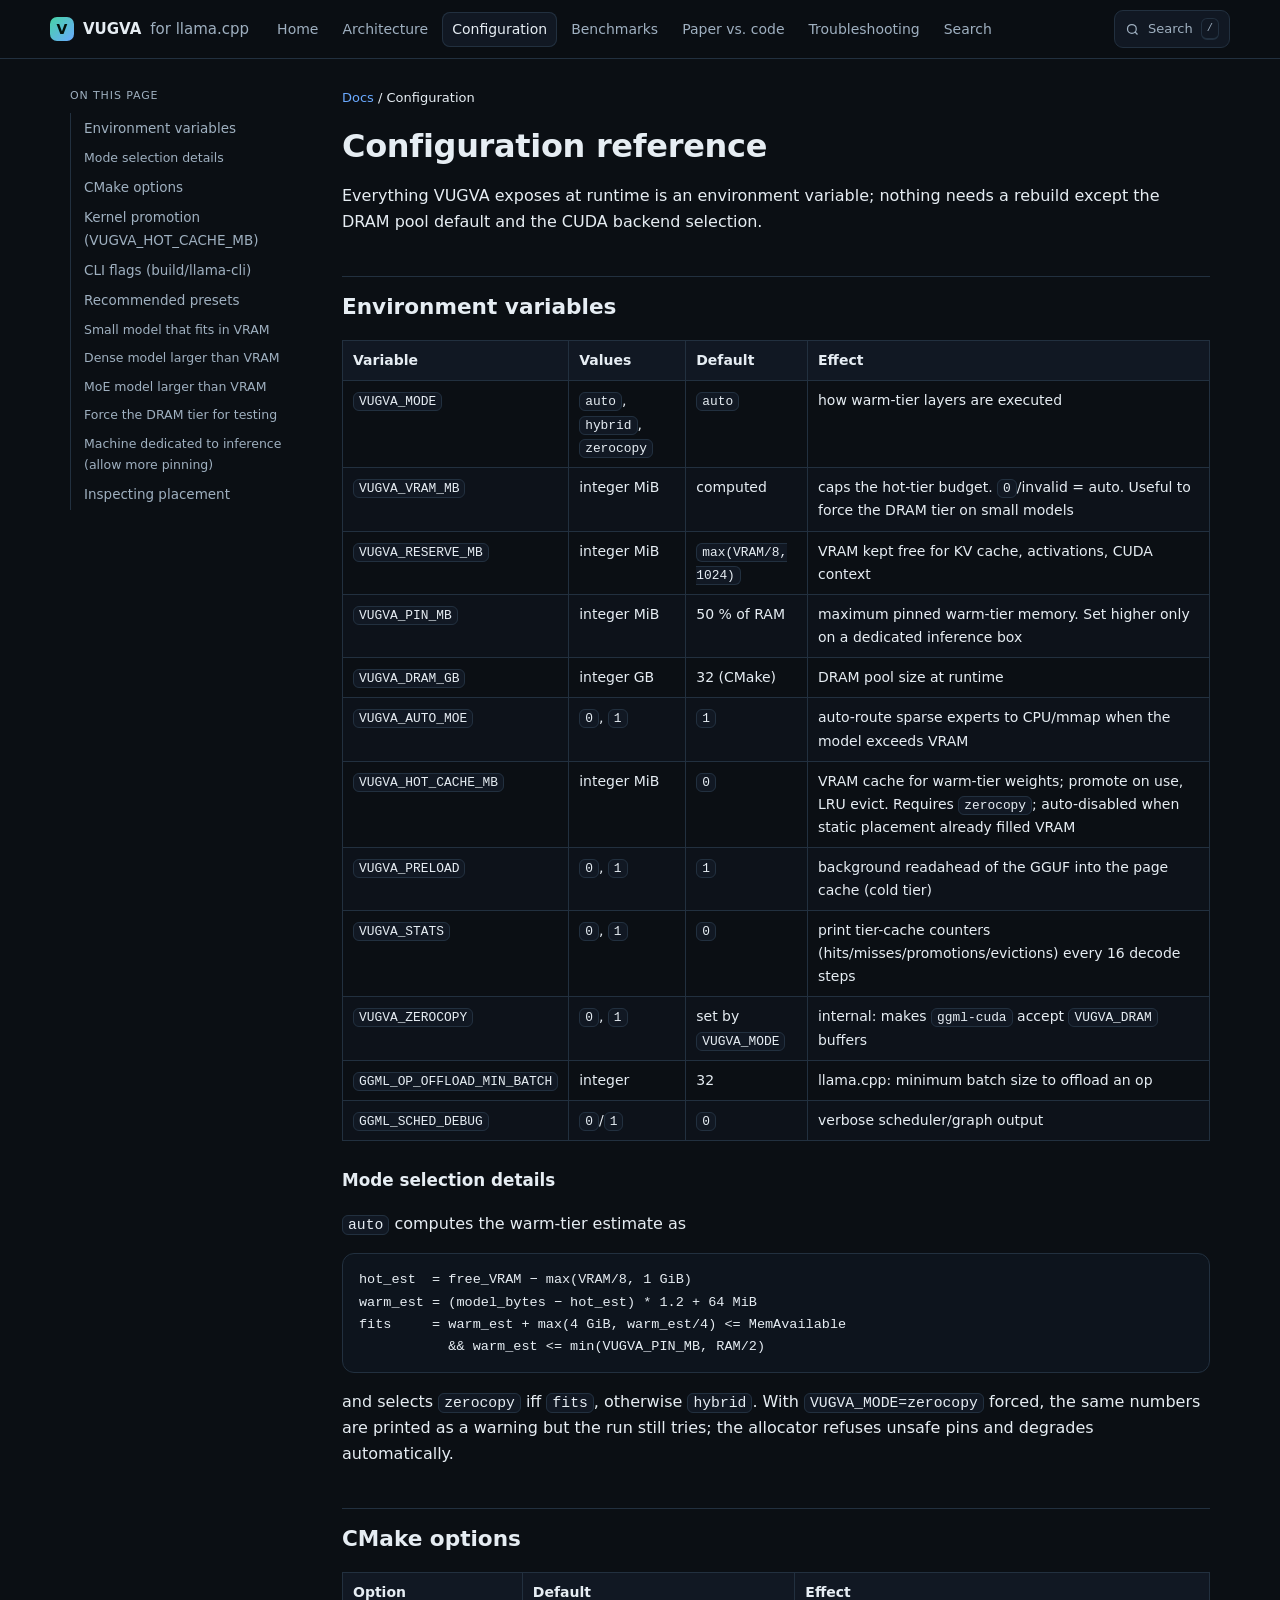
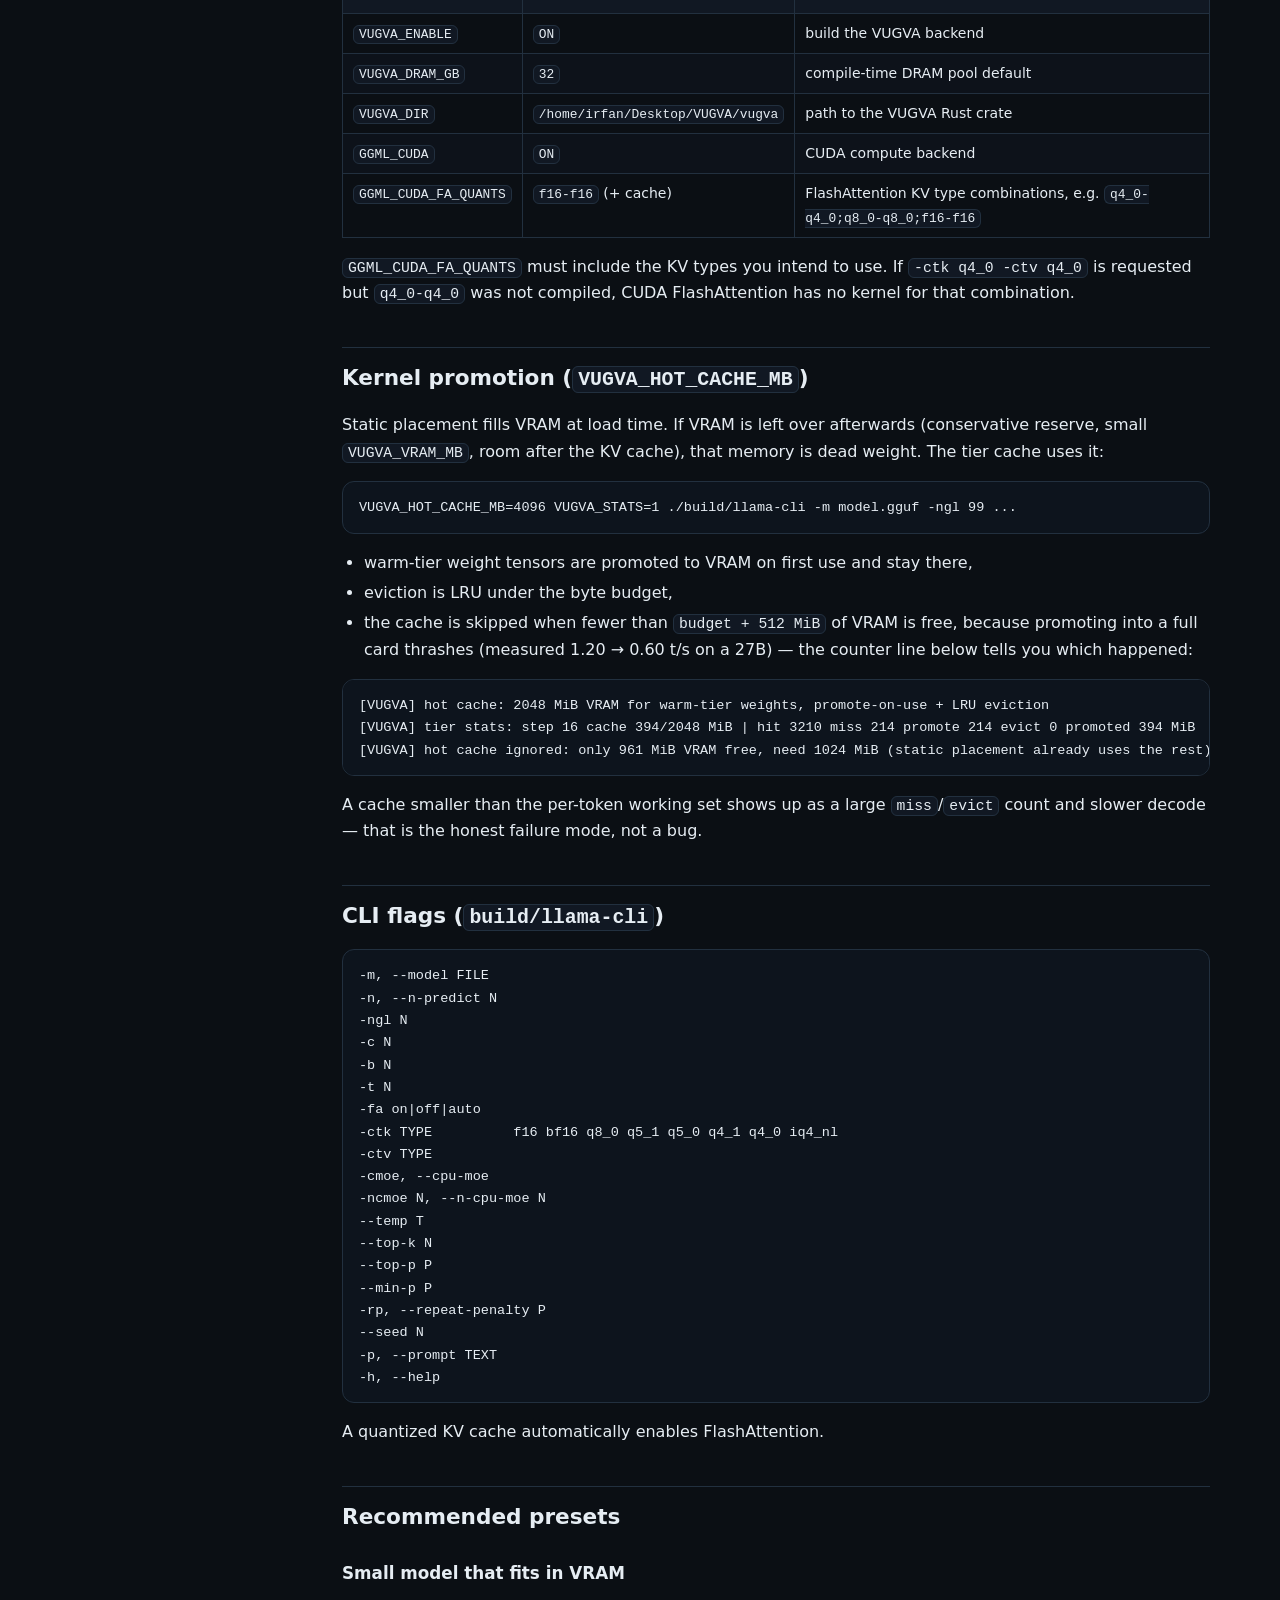
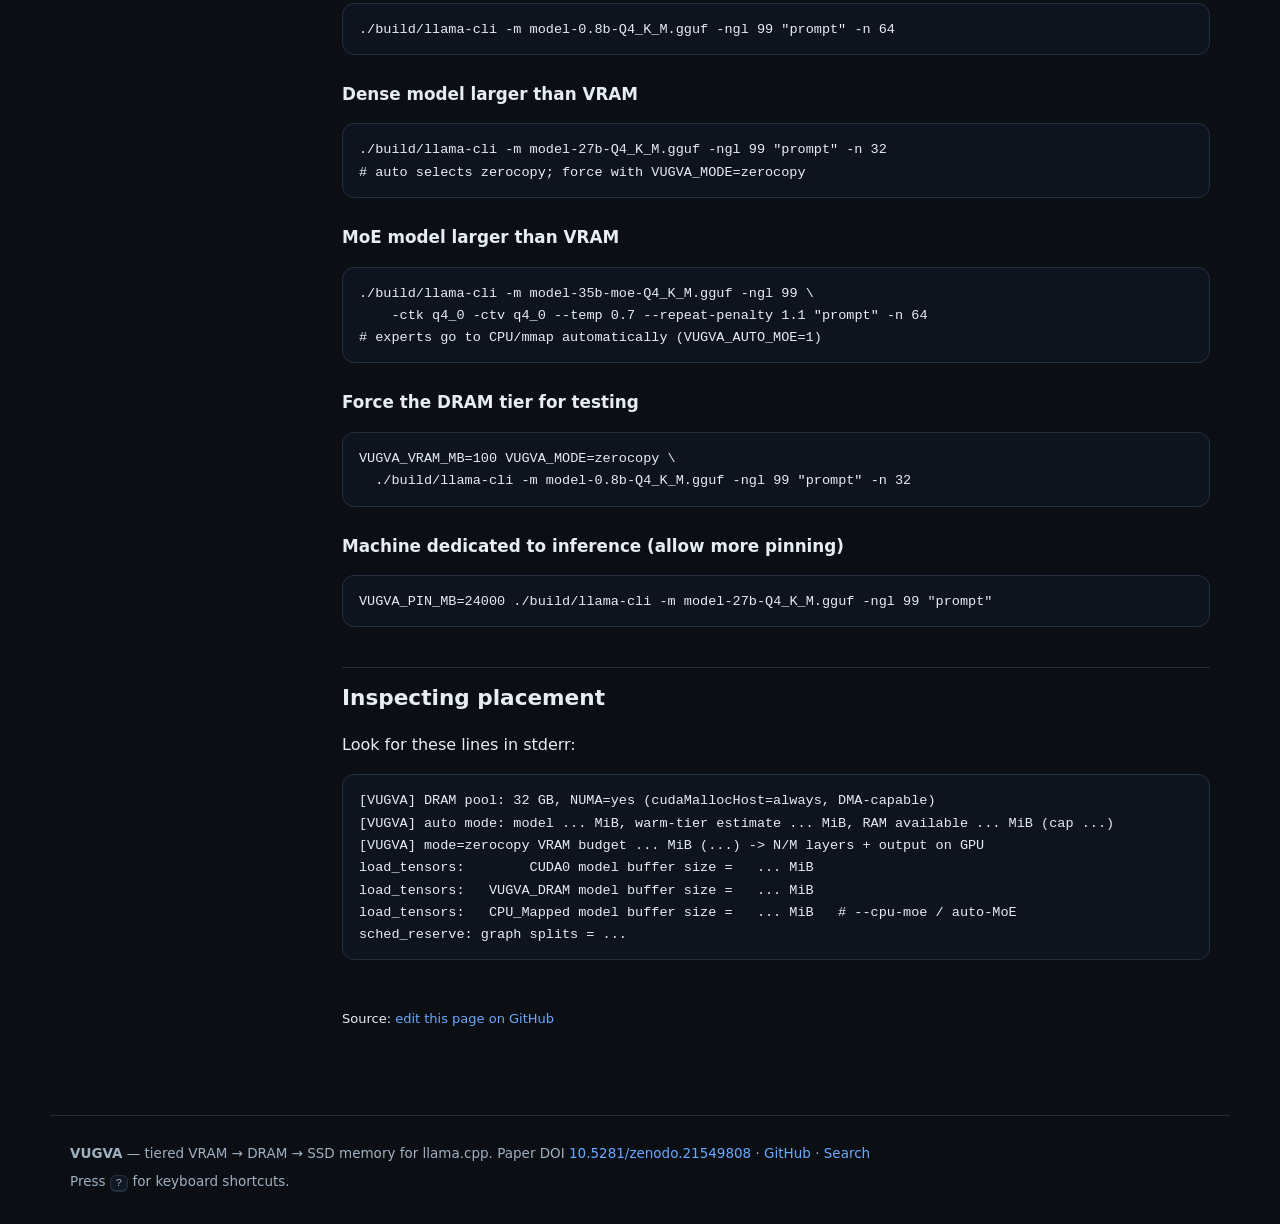
<file: docs/configuration.html>
<!doctype html>
<html lang="en" data-theme="dark">
<head>
<meta charset="utf-8">
<meta name="viewport" content="width=device-width, initial-scale=1">
<title>Configuration · VUGVA for llama.cpp</title>
<meta name="description" content="Every environment variable, CMake option and CLI flag, with presets.">
<meta property="og:title" content="Configuration · VUGVA for llama.cpp">
<meta property="og:description" content="Every environment variable, CMake option and CLI flag, with presets.">
<link rel="icon" href="data:image/svg+xml,<svg xmlns='http://www.w3.org/2000/svg' viewBox='0 0 32 32'><text y='26' font-size='26'>&#9679;</text></svg>">
<link rel="stylesheet" href="assets/site.css">
</head>
<body>
<a class="skip" href="#content">Skip to content</a>
<header class="site-header">
  <a class="brand" href="index.html"><span class="brand-mark">V</span> VUGVA <span class="brand-sub">for llama.cpp</span></a>
  <nav class="site-nav"><a href="index.html">Home</a>
<a href="architecture.html">Architecture</a>
<a href="configuration.html" class="active">Configuration</a>
<a href="benchmarks.html">Benchmarks</a>
<a href="implementation.html">Paper vs. code</a>
<a href="troubleshooting.html">Troubleshooting</a>
<a href="search.html">Search</a></nav>
  <button class="search-btn" id="search-open" type="button" aria-label="Search documentation">
    <svg viewBox="0 0 24 24" aria-hidden="true"><circle cx="11" cy="11" r="7"/><path d="M20 20l-4.3-4.3"/></svg>
    <span>Search</span><kbd>/</kbd>
  </button>
</header>
<main class="layout">
  <nav class="toc" aria-label="On this page">
<p class="toc-title">On this page</p>
<ul>
<li class="toc-h2"><a href="#environment-variables">Environment variables</a></li>
<li class="toc-h3"><a href="#mode-selection-details">Mode selection details</a></li>
<li class="toc-h2"><a href="#cmake-options">CMake options</a></li>
<li class="toc-h2"><a href="#kernel-promotion-vugva_hot_cache_mb">Kernel promotion (VUGVA_HOT_CACHE_MB)</a></li>
<li class="toc-h2"><a href="#cli-flags-buildllama-cli">CLI flags (build/llama-cli)</a></li>
<li class="toc-h2"><a href="#recommended-presets">Recommended presets</a></li>
<li class="toc-h3"><a href="#small-model-that-fits-in-vram">Small model that fits in VRAM</a></li>
<li class="toc-h3"><a href="#dense-model-larger-than-vram">Dense model larger than VRAM</a></li>
<li class="toc-h3"><a href="#moe-model-larger-than-vram">MoE model larger than VRAM</a></li>
<li class="toc-h3"><a href="#force-the-dram-tier-for-testing">Force the DRAM tier for testing</a></li>
<li class="toc-h3"><a href="#machine-dedicated-to-inference-allow-more-pinning">Machine dedicated to inference (allow more pinning)</a></li>
<li class="toc-h2"><a href="#inspecting-placement">Inspecting placement</a></li>
</ul></nav>
  <article class="doc" id="content">
    <p class="crumb"><a href="index.html">Docs</a> / Configuration</p>
    <h1 id="configuration-reference">Configuration reference</h1>
<p>Everything VUGVA exposes at runtime is an environment variable; nothing needs a rebuild except the DRAM pool default and the CUDA backend selection.</p>
<h2 id="environment-variables">Environment variables</h2>
<table>
<thead>
<tr>
<th>Variable</th>
<th>Values</th>
<th>Default</th>
<th>Effect</th>
</tr>
</thead>
<tbody>
<tr>
<td><code>VUGVA_MODE</code></td>
<td><code>auto</code>, <code>hybrid</code>, <code>zerocopy</code></td>
<td><code>auto</code></td>
<td>how warm-tier layers are executed</td>
</tr>
<tr>
<td><code>VUGVA_VRAM_MB</code></td>
<td>integer MiB</td>
<td>computed</td>
<td>caps the hot-tier budget. <code>0</code>/invalid = auto. Useful to force the DRAM tier on small models</td>
</tr>
<tr>
<td><code>VUGVA_RESERVE_MB</code></td>
<td>integer MiB</td>
<td><code>max(VRAM/8, 1024)</code></td>
<td>VRAM kept free for KV cache, activations, CUDA context</td>
</tr>
<tr>
<td><code>VUGVA_PIN_MB</code></td>
<td>integer MiB</td>
<td>50 % of RAM</td>
<td>maximum pinned warm-tier memory. Set higher only on a dedicated inference box</td>
</tr>
<tr>
<td><code>VUGVA_DRAM_GB</code></td>
<td>integer GB</td>
<td>32 (CMake)</td>
<td>DRAM pool size at runtime</td>
</tr>
<tr>
<td><code>VUGVA_AUTO_MOE</code></td>
<td><code>0</code>, <code>1</code></td>
<td><code>1</code></td>
<td>auto-route sparse experts to CPU/mmap when the model exceeds VRAM</td>
</tr>
<tr>
<td><code>VUGVA_HOT_CACHE_MB</code></td>
<td>integer MiB</td>
<td><code>0</code></td>
<td>VRAM cache for warm-tier weights; promote on use, LRU evict. Requires <code>zerocopy</code>; auto-disabled when static placement already filled VRAM</td>
</tr>
<tr>
<td><code>VUGVA_PRELOAD</code></td>
<td><code>0</code>, <code>1</code></td>
<td><code>1</code></td>
<td>background readahead of the GGUF into the page cache (cold tier)</td>
</tr>
<tr>
<td><code>VUGVA_STATS</code></td>
<td><code>0</code>, <code>1</code></td>
<td><code>0</code></td>
<td>print tier-cache counters (hits/misses/promotions/evictions) every 16 decode steps</td>
</tr>
<tr>
<td><code>VUGVA_ZEROCOPY</code></td>
<td><code>0</code>, <code>1</code></td>
<td>set by <code>VUGVA_MODE</code></td>
<td>internal: makes <code>ggml-cuda</code> accept <code>VUGVA_DRAM</code> buffers</td>
</tr>
<tr>
<td><code>GGML_OP_OFFLOAD_MIN_BATCH</code></td>
<td>integer</td>
<td>32</td>
<td>llama.cpp: minimum batch size to offload an op</td>
</tr>
<tr>
<td><code>GGML_SCHED_DEBUG</code></td>
<td><code>0</code>/<code>1</code></td>
<td><code>0</code></td>
<td>verbose scheduler/graph output</td>
</tr>
</tbody>
</table>
<h3 id="mode-selection-details">Mode selection details</h3>
<p><code>auto</code> computes the warm-tier estimate as</p>
<pre><code>hot_est  = free_VRAM − max(VRAM/8, 1 GiB)
warm_est = (model_bytes − hot_est) * 1.2 + 64 MiB
fits     = warm_est + max(4 GiB, warm_est/4) &lt;= MemAvailable
           &amp;&amp; warm_est &lt;= min(VUGVA_PIN_MB, RAM/2)</code></pre>
<p>and selects <code>zerocopy</code> iff <code>fits</code>, otherwise <code>hybrid</code>. With <code>VUGVA_MODE=zerocopy</code> forced, the same numbers are printed as a warning but the run still tries; the allocator refuses unsafe pins and degrades automatically.</p>
<h2 id="cmake-options">CMake options</h2>
<table>
<thead>
<tr>
<th>Option</th>
<th>Default</th>
<th>Effect</th>
</tr>
</thead>
<tbody>
<tr>
<td><code>VUGVA_ENABLE</code></td>
<td><code>ON</code></td>
<td>build the VUGVA backend</td>
</tr>
<tr>
<td><code>VUGVA_DRAM_GB</code></td>
<td><code>32</code></td>
<td>compile-time DRAM pool default</td>
</tr>
<tr>
<td><code>VUGVA_DIR</code></td>
<td><code>/home/irfan/Desktop/VUGVA/vugva</code></td>
<td>path to the VUGVA Rust crate</td>
</tr>
<tr>
<td><code>GGML_CUDA</code></td>
<td><code>ON</code></td>
<td>CUDA compute backend</td>
</tr>
<tr>
<td><code>GGML_CUDA_FA_QUANTS</code></td>
<td><code>f16-f16</code> (+ cache)</td>
<td>FlashAttention KV type combinations, e.g. <code>q4_0-q4_0;q8_0-q8_0;f16-f16</code></td>
</tr>
</tbody>
</table>
<p><code>GGML_CUDA_FA_QUANTS</code> must include the KV types you intend to use. If <code>-ctk q4_0 -ctv q4_0</code> is requested but <code>q4_0-q4_0</code> was not compiled, CUDA FlashAttention has no kernel for that combination.</p>
<h2 id="kernel-promotion-vugva_hot_cache_mb">Kernel promotion (<code>VUGVA_HOT_CACHE_MB</code>)</h2>
<p>Static placement fills VRAM at load time. If VRAM is left over afterwards (conservative reserve, small <code>VUGVA_VRAM_MB</code>, room after the KV cache), that memory is dead weight. The tier cache uses it:</p>
<div class="sourceCode" id="cb2"><pre class="sourceCode bash"><code class="sourceCode bash"><span id="cb2-1"><a href="#cb2-1" aria-hidden="true" tabindex="-1"></a><span class="va">VUGVA_HOT_CACHE_MB</span><span class="op">=</span>4096 <span class="va">VUGVA_STATS</span><span class="op">=</span>1 <span class="ex">./build/llama-cli</span> <span class="at">-m</span> model.gguf <span class="at">-ngl</span> 99 ...</span></code></pre></div>
<ul>
<li>warm-tier weight tensors are promoted to VRAM on first use and stay there,</li>
<li>eviction is LRU under the byte budget,</li>
<li>the cache is skipped when fewer than <code>budget + 512 MiB</code> of VRAM is free, because promoting into a full card thrashes (measured 1.20 → 0.60 t/s on a 27B) — the counter line below tells you which happened:</li>
</ul>
<pre class="text"><code>[VUGVA] hot cache: 2048 MiB VRAM for warm-tier weights, promote-on-use + LRU eviction
[VUGVA] tier stats: step 16 cache 394/2048 MiB | hit 3210 miss 214 promote 214 evict 0 promoted 394 MiB
[VUGVA] hot cache ignored: only 961 MiB VRAM free, need 1024 MiB (static placement already uses the rest)</code></pre>
<p>A cache smaller than the per-token working set shows up as a large <code>miss</code>/<code>evict</code> count and slower decode — that is the honest failure mode, not a bug.</p>
<h2 id="cli-flags-buildllama-cli">CLI flags (<code>build/llama-cli</code>)</h2>
<pre><code>-m, --model FILE
-n, --n-predict N
-ngl N
-c N
-b N
-t N
-fa on|off|auto
-ctk TYPE          f16 bf16 q8_0 q5_1 q5_0 q4_1 q4_0 iq4_nl
-ctv TYPE
-cmoe, --cpu-moe
-ncmoe N, --n-cpu-moe N
--temp T
--top-k N
--top-p P
--min-p P
-rp, --repeat-penalty P
--seed N
-p, --prompt TEXT
-h, --help</code></pre>
<p>A quantized KV cache automatically enables FlashAttention.</p>
<h2 id="recommended-presets">Recommended presets</h2>
<h3 id="small-model-that-fits-in-vram">Small model that fits in VRAM</h3>
<div class="sourceCode" id="cb5"><pre class="sourceCode bash"><code class="sourceCode bash"><span id="cb5-1"><a href="#cb5-1" aria-hidden="true" tabindex="-1"></a><span class="ex">./build/llama-cli</span> <span class="at">-m</span> model-0.8b-Q4_K_M.gguf <span class="at">-ngl</span> 99 <span class="st">&quot;prompt&quot;</span> <span class="at">-n</span> 64</span></code></pre></div>
<h3 id="dense-model-larger-than-vram">Dense model larger than VRAM</h3>
<div class="sourceCode" id="cb6"><pre class="sourceCode bash"><code class="sourceCode bash"><span id="cb6-1"><a href="#cb6-1" aria-hidden="true" tabindex="-1"></a><span class="ex">./build/llama-cli</span> <span class="at">-m</span> model-27b-Q4_K_M.gguf <span class="at">-ngl</span> 99 <span class="st">&quot;prompt&quot;</span> <span class="at">-n</span> 32</span>
<span id="cb6-2"><a href="#cb6-2" aria-hidden="true" tabindex="-1"></a><span class="co"># auto selects zerocopy; force with VUGVA_MODE=zerocopy</span></span></code></pre></div>
<h3 id="moe-model-larger-than-vram">MoE model larger than VRAM</h3>
<div class="sourceCode" id="cb7"><pre class="sourceCode bash"><code class="sourceCode bash"><span id="cb7-1"><a href="#cb7-1" aria-hidden="true" tabindex="-1"></a><span class="ex">./build/llama-cli</span> <span class="at">-m</span> model-35b-moe-Q4_K_M.gguf <span class="at">-ngl</span> 99 <span class="dt">\</span></span>
<span id="cb7-2"><a href="#cb7-2" aria-hidden="true" tabindex="-1"></a>    <span class="at">-ctk</span> q4_0 <span class="at">-ctv</span> q4_0 <span class="at">--temp</span> 0.7 <span class="at">--repeat-penalty</span> 1.1 <span class="st">&quot;prompt&quot;</span> <span class="at">-n</span> 64</span>
<span id="cb7-3"><a href="#cb7-3" aria-hidden="true" tabindex="-1"></a><span class="co"># experts go to CPU/mmap automatically (VUGVA_AUTO_MOE=1)</span></span></code></pre></div>
<h3 id="force-the-dram-tier-for-testing">Force the DRAM tier for testing</h3>
<div class="sourceCode" id="cb8"><pre class="sourceCode bash"><code class="sourceCode bash"><span id="cb8-1"><a href="#cb8-1" aria-hidden="true" tabindex="-1"></a><span class="va">VUGVA_VRAM_MB</span><span class="op">=</span>100 <span class="va">VUGVA_MODE</span><span class="op">=</span>zerocopy <span class="dt">\</span></span>
<span id="cb8-2"><a href="#cb8-2" aria-hidden="true" tabindex="-1"></a>  <span class="ex">./build/llama-cli</span> <span class="at">-m</span> model-0.8b-Q4_K_M.gguf <span class="at">-ngl</span> 99 <span class="st">&quot;prompt&quot;</span> <span class="at">-n</span> 32</span></code></pre></div>
<h3 id="machine-dedicated-to-inference-allow-more-pinning">Machine dedicated to inference (allow more pinning)</h3>
<div class="sourceCode" id="cb9"><pre class="sourceCode bash"><code class="sourceCode bash"><span id="cb9-1"><a href="#cb9-1" aria-hidden="true" tabindex="-1"></a><span class="va">VUGVA_PIN_MB</span><span class="op">=</span>24000 <span class="ex">./build/llama-cli</span> <span class="at">-m</span> model-27b-Q4_K_M.gguf <span class="at">-ngl</span> 99 <span class="st">&quot;prompt&quot;</span></span></code></pre></div>
<h2 id="inspecting-placement">Inspecting placement</h2>
<p>Look for these lines in stderr:</p>
<pre class="text"><code>[VUGVA] DRAM pool: 32 GB, NUMA=yes (cudaMallocHost=always, DMA-capable)
[VUGVA] auto mode: model ... MiB, warm-tier estimate ... MiB, RAM available ... MiB (cap ...)
[VUGVA] mode=zerocopy VRAM budget ... MiB (...) -&gt; N/M layers + output on GPU
load_tensors:        CUDA0 model buffer size =   ... MiB
load_tensors:   VUGVA_DRAM model buffer size =   ... MiB
load_tensors:   CPU_Mapped model buffer size =   ... MiB   # --cpu-moe / auto-MoE
sched_reserve: graph splits = ...</code></pre>

    <p class="source-link">Source: <a href="https://github.com/Mr-DS-ML-85/llama.cpp-VUGVA/blob/main/docs/configuration.md">edit this page on GitHub</a></p>
  </article>
</main>
<footer class="site-footer">
  <p><strong>VUGVA</strong> — tiered VRAM → DRAM → SSD memory for llama.cpp.
     Paper DOI <a href="https://doi.org/10.5281/zenodo.21549808">10.5281/zenodo.21549808</a> ·
     <a href="https://github.com/Mr-DS-ML-85/llama.cpp-VUGVA">GitHub</a> · <a href="search.html">Search</a></p>
  <p class="muted">Press <kbd>?</kbd> for keyboard shortcuts.</p>
</footer>
<div class="overlay" id="search-overlay" hidden>
  <div class="overlay-panel" role="dialog" aria-modal="true" aria-label="Search documentation">
    <div class="overlay-bar">
      <svg viewBox="0 0 24 24" aria-hidden="true"><circle cx="11" cy="11" r="7"/><path d="M20 20l-4.3-4.3"/></svg>
      <input id="search-input" type="search" placeholder="Search docs…  e.g. VUGVA_HOT_CACHE_MB, pin, MoE"
             autocomplete="off" spellcheck="false">
      <button class="overlay-close" id="search-close" type="button" aria-label="Close search">esc</button>
    </div>
    <ul id="search-results" class="results"></ul>
    <p class="overlay-hint"><kbd>↑</kbd><kbd>↓</kbd> move · <kbd>enter</kbd> open · <kbd>esc</kbd> close</p>
  </div>
</div>
<div class="overlay" id="help-overlay" hidden>
  <div class="overlay-panel help" role="dialog" aria-modal="true" aria-label="Keyboard shortcuts">
    <h2>Keyboard shortcuts</h2>
    <dl class="keys">
      <dt><kbd>/</kbd> or <kbd>Ctrl</kbd>+<kbd>K</kbd></dt><dd>open search</dd>
      <dt><kbd>Esc</kbd></dt><dd>close search / help</dd>
      <dt><kbd>↑</kbd> <kbd>↓</kbd></dt><dd>move between results</dd>
      <dt><kbd>Enter</kbd></dt><dd>open selected result</dd>
      <dt><kbd>g</kbd> then <kbd>h</kbd></dt><dd>home</dd>
      <dt><kbd>g</kbd> then <kbd>a</kbd></dt><dd>architecture</dd>
      <dt><kbd>g</kbd> then <kbd>c</kbd></dt><dd>configuration</dd>
      <dt><kbd>g</kbd> then <kbd>b</kbd></dt><dd>benchmarks</dd>
      <dt><kbd>g</kbd> then <kbd>i</kbd></dt><dd>paper vs. code</dd>
      <dt><kbd>g</kbd> then <kbd>t</kbd></dt><dd>troubleshooting</dd>
      <dt><kbd>g</kbd> then <kbd>s</kbd></dt><dd>search page</dd>
      <dt><kbd>t</kbd></dt><dd>toggle light / dark theme</dd>
      <dt><kbd>?</kbd></dt><dd>this dialog</dd>
    </dl>
    <button class="overlay-close wide" id="help-close" type="button">Close</button>
  </div>
</div>
<script src="assets/site.js" defer></script>
</body>
</html>
</file>
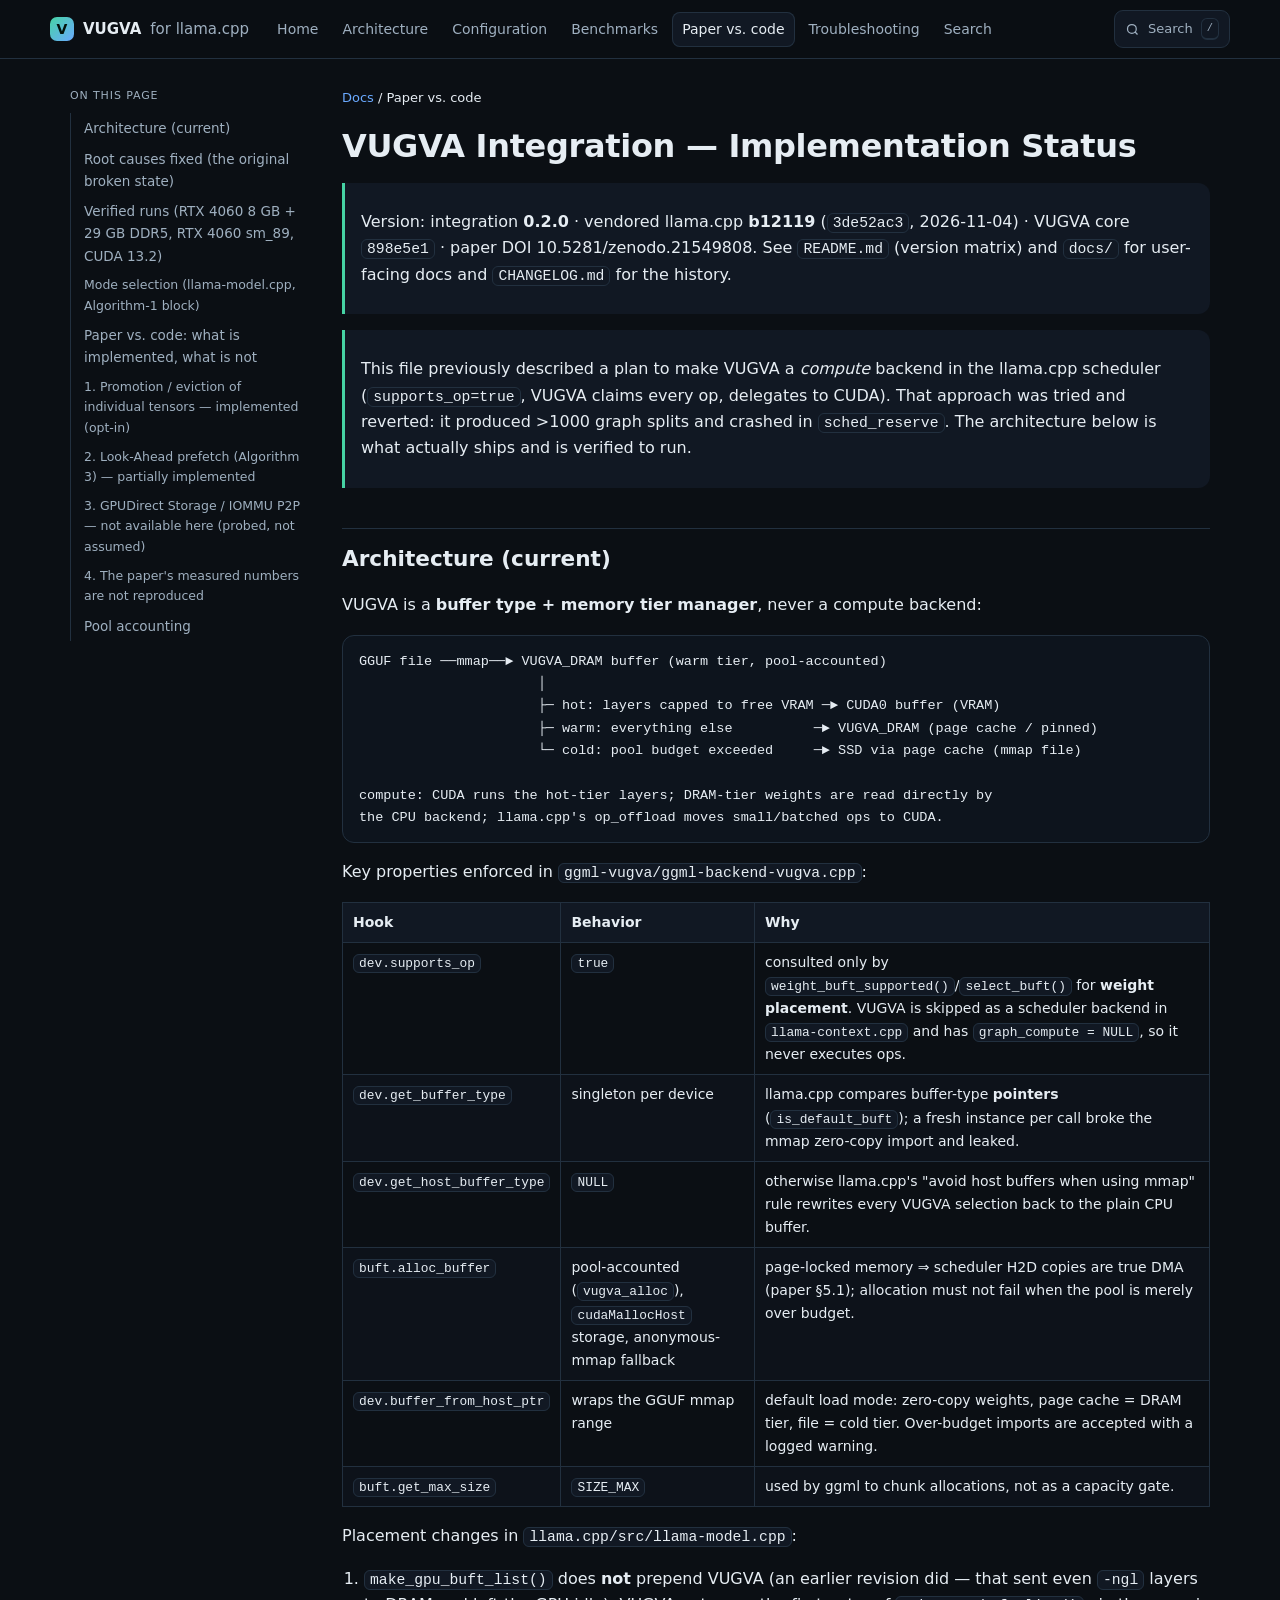
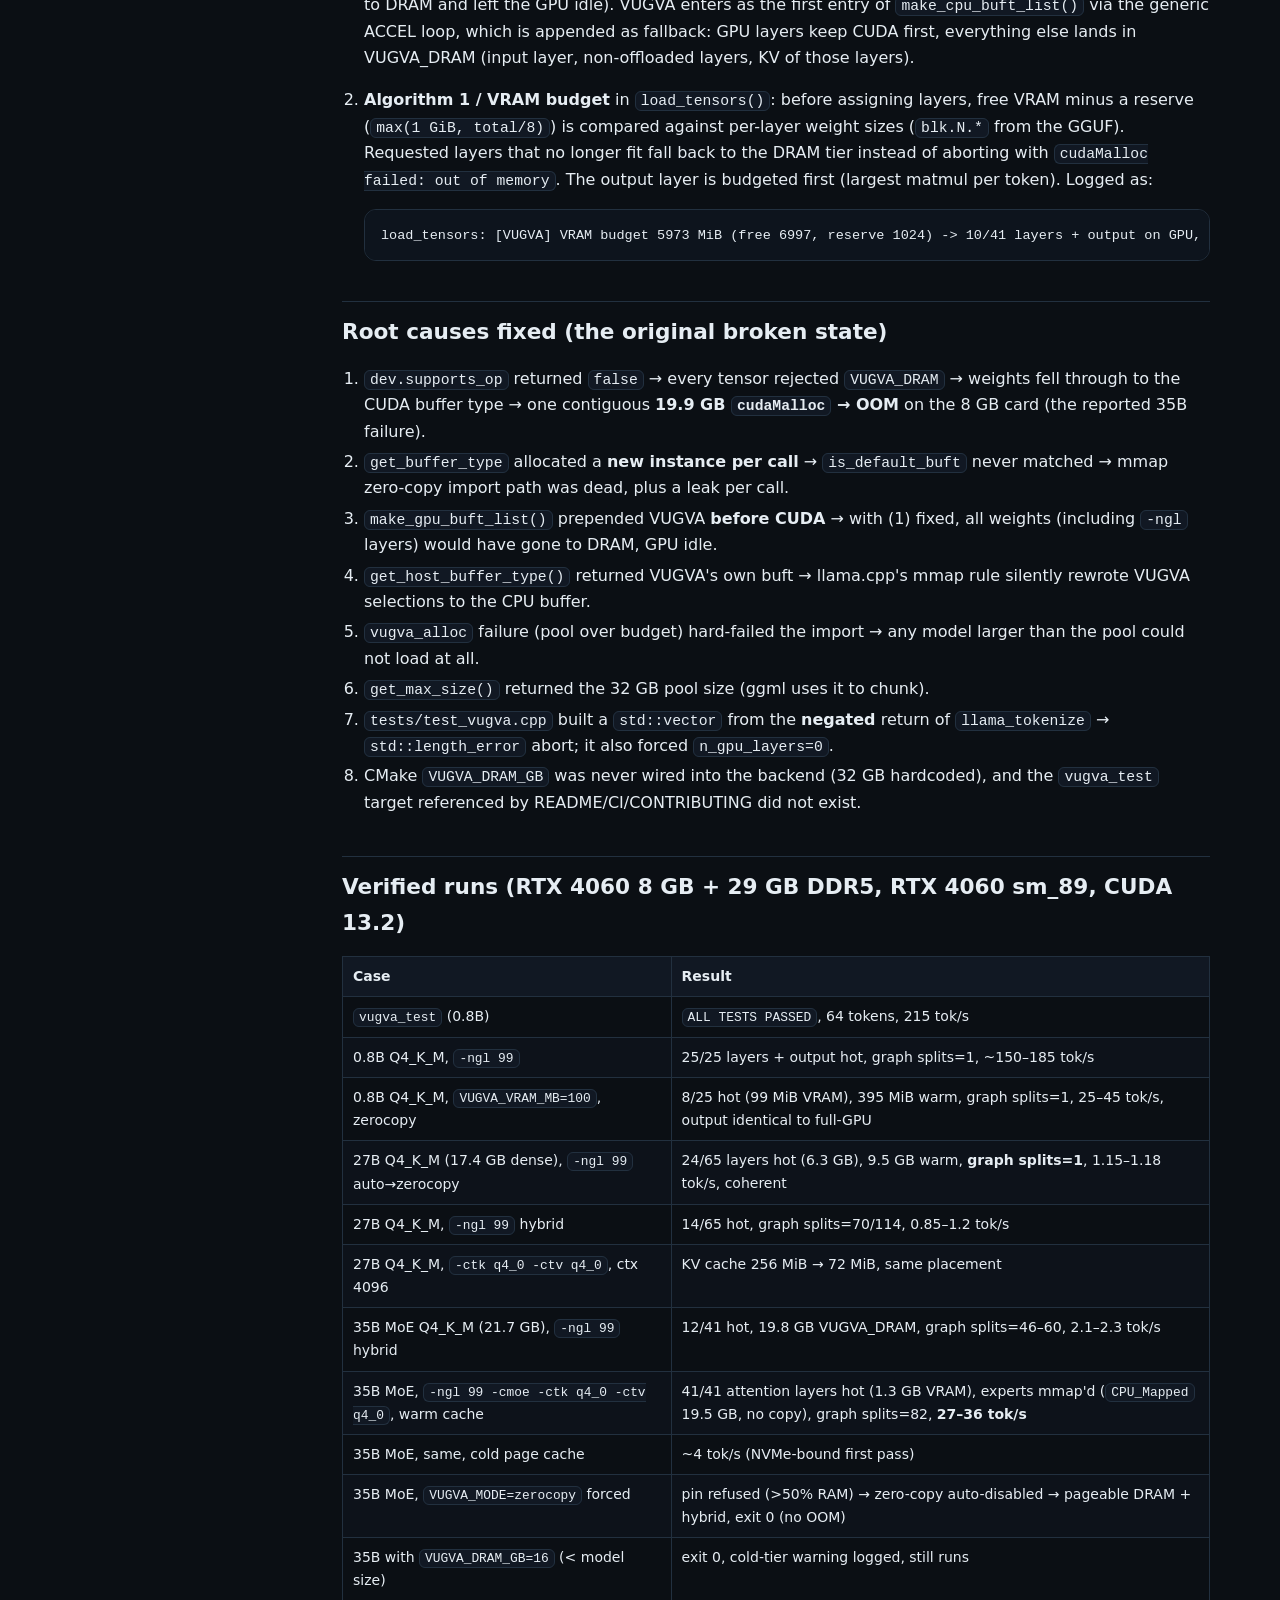
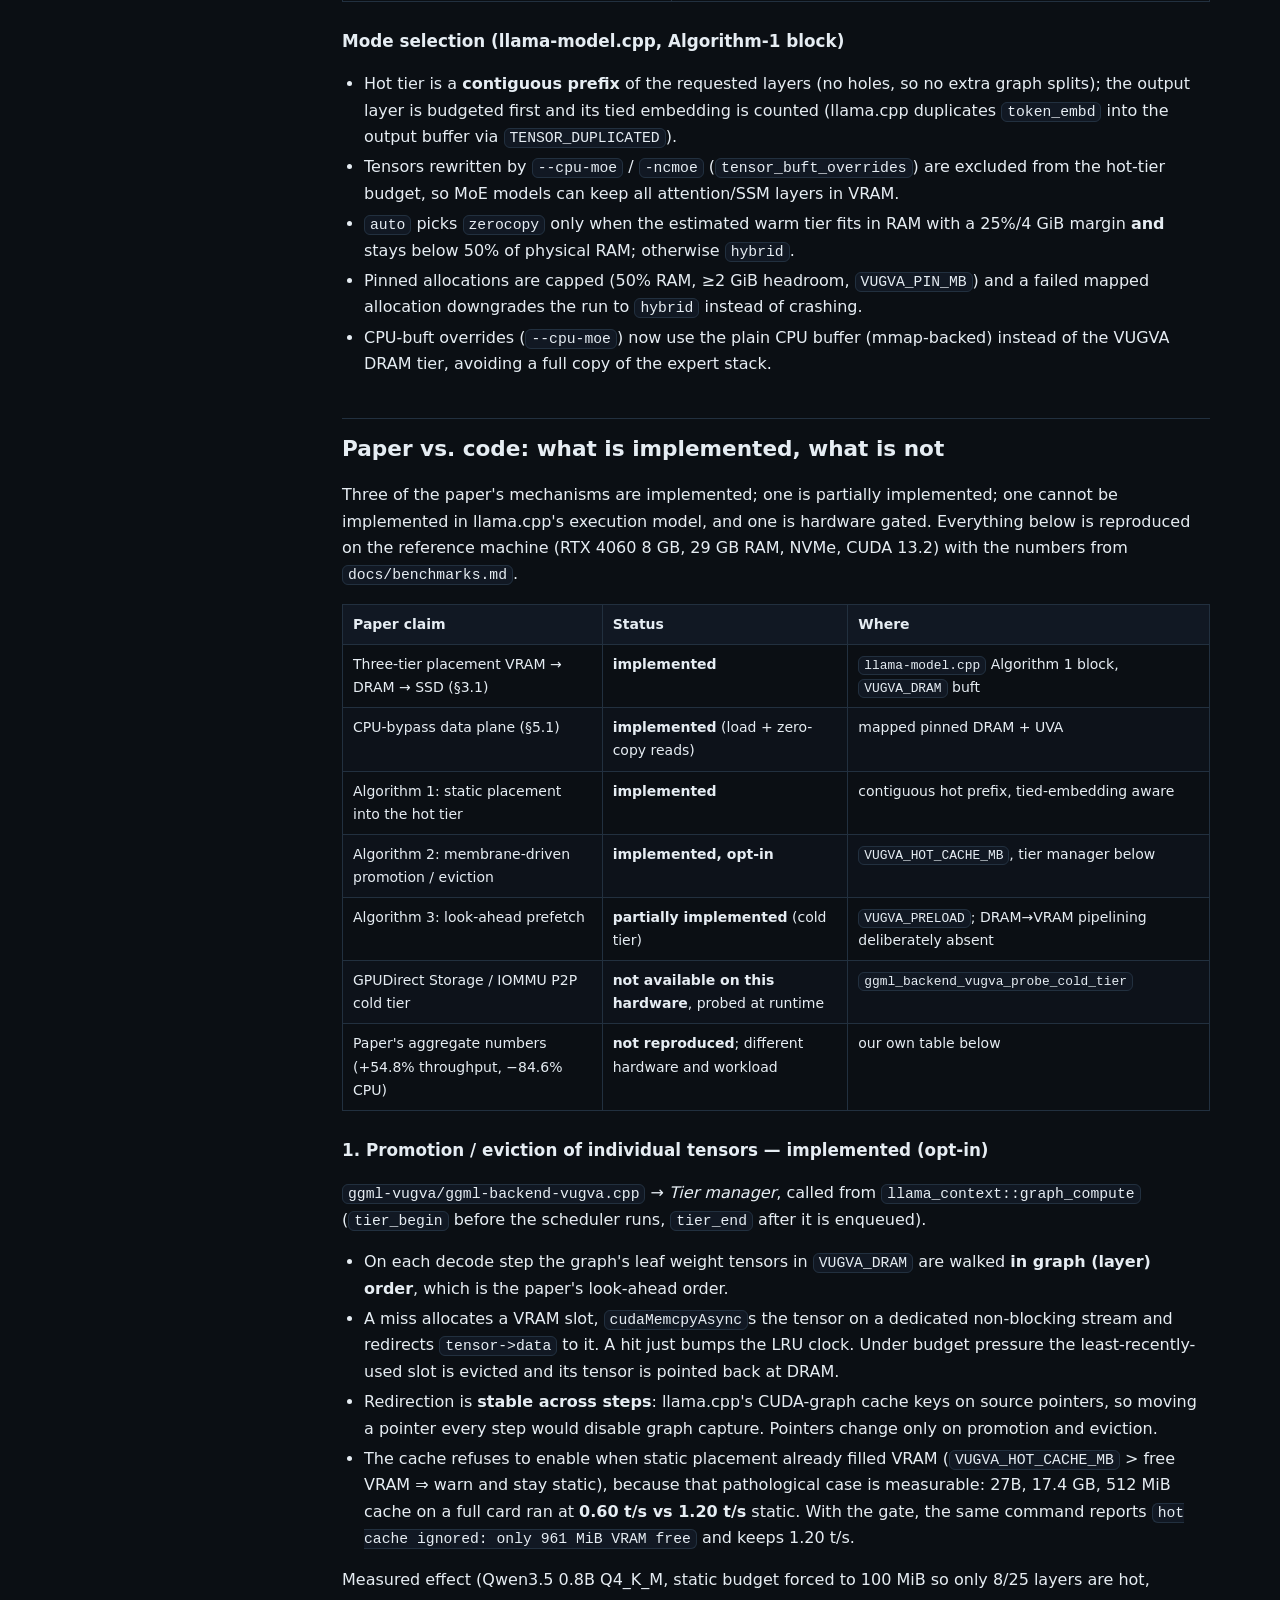
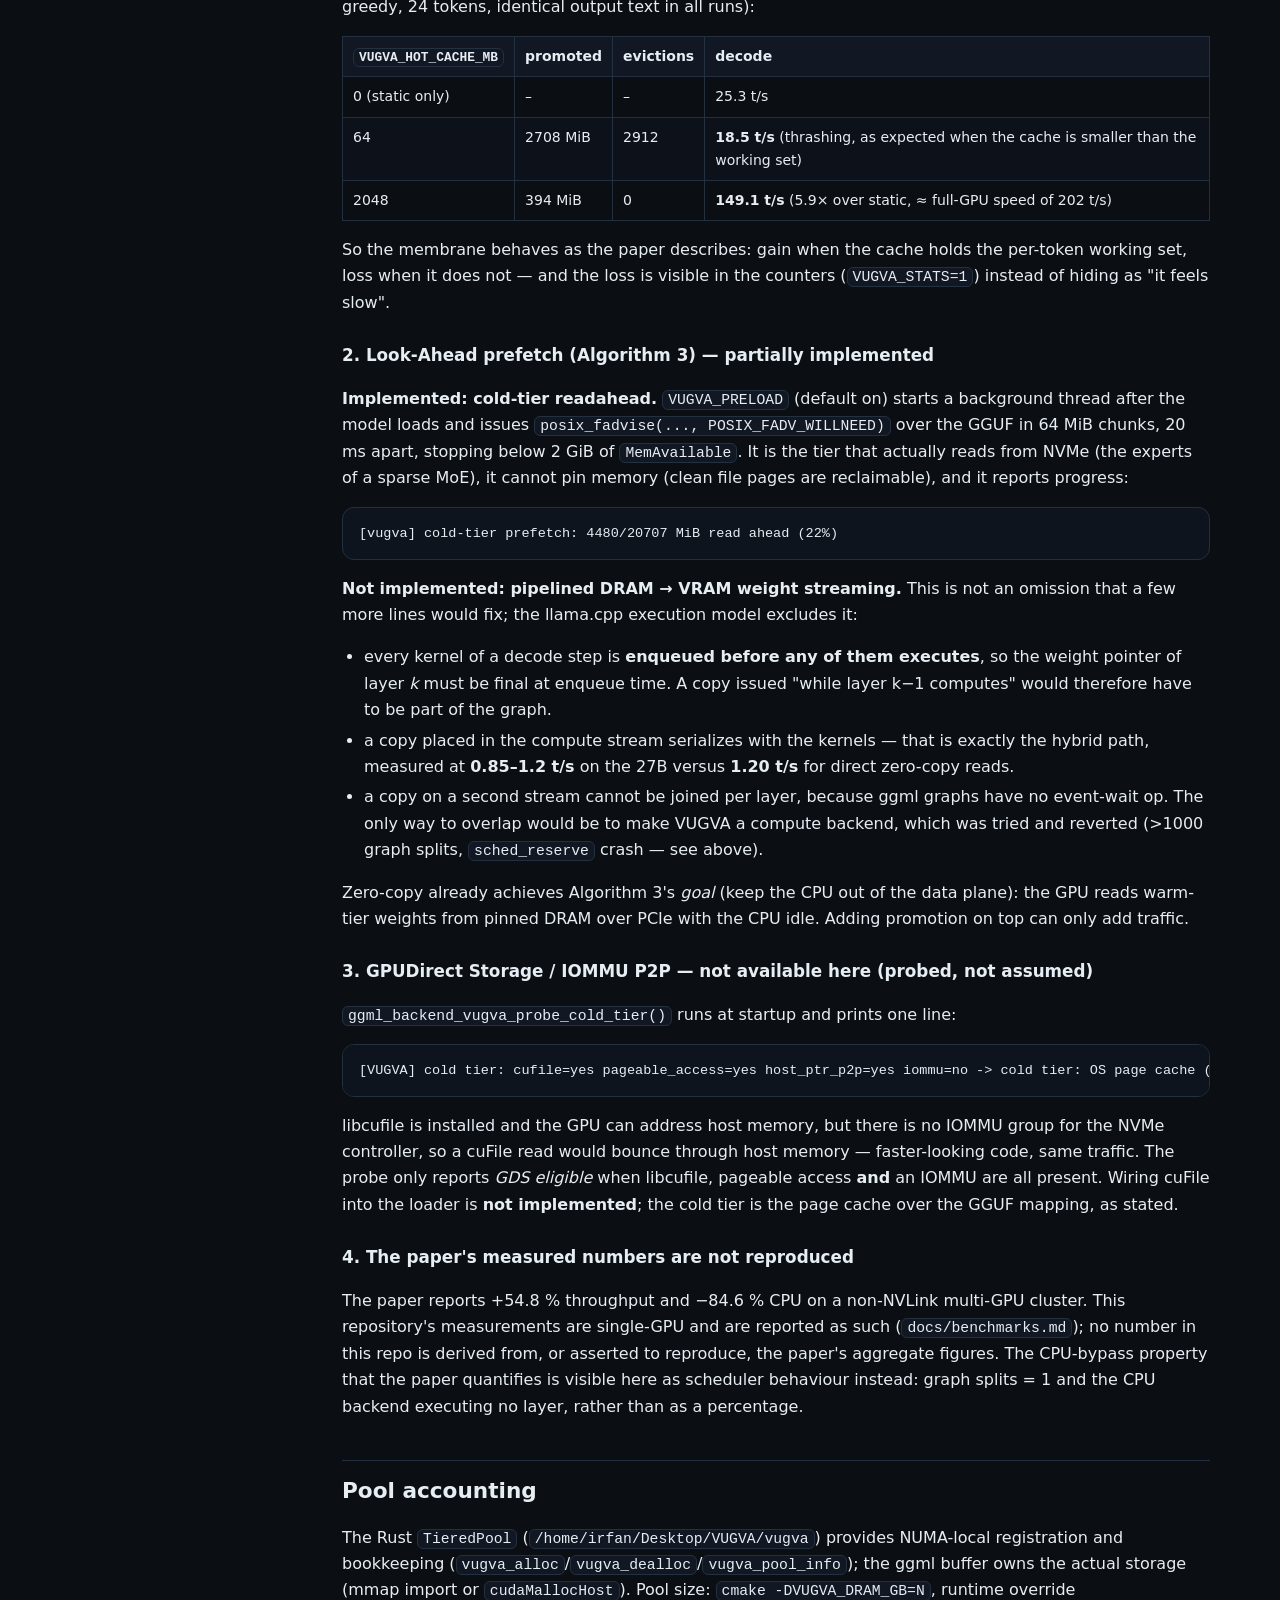
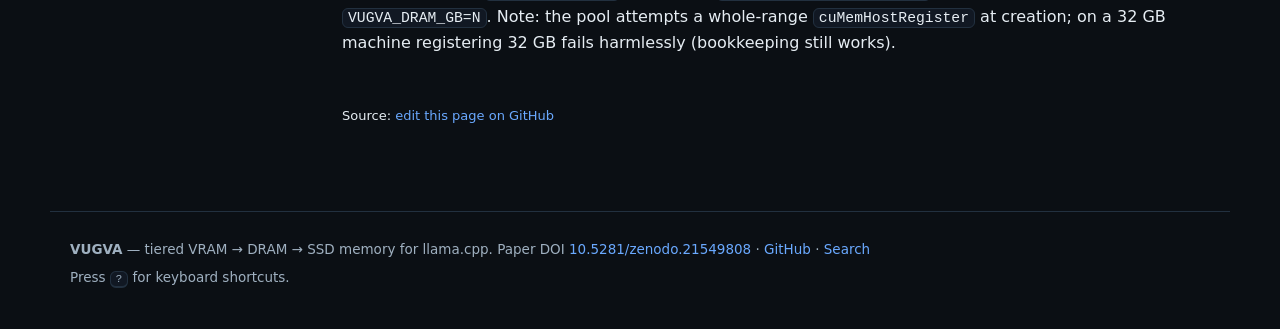
<file: docs/implementation.html>
<!doctype html>
<html lang="en" data-theme="dark">
<head>
<meta charset="utf-8">
<meta name="viewport" content="width=device-width, initial-scale=1">
<title>Paper vs. code · VUGVA for llama.cpp</title>
<meta name="description" content="What the paper claims, what this code does, and the measured evidence.">
<meta property="og:title" content="Paper vs. code · VUGVA for llama.cpp">
<meta property="og:description" content="What the paper claims, what this code does, and the measured evidence.">
<link rel="icon" href="data:image/svg+xml,<svg xmlns='http://www.w3.org/2000/svg' viewBox='0 0 32 32'><text y='26' font-size='26'>&#9679;</text></svg>">
<link rel="stylesheet" href="assets/site.css">
</head>
<body>
<a class="skip" href="#content">Skip to content</a>
<header class="site-header">
  <a class="brand" href="index.html"><span class="brand-mark">V</span> VUGVA <span class="brand-sub">for llama.cpp</span></a>
  <nav class="site-nav"><a href="index.html">Home</a>
<a href="architecture.html">Architecture</a>
<a href="configuration.html">Configuration</a>
<a href="benchmarks.html">Benchmarks</a>
<a href="implementation.html" class="active">Paper vs. code</a>
<a href="troubleshooting.html">Troubleshooting</a>
<a href="search.html">Search</a></nav>
  <button class="search-btn" id="search-open" type="button" aria-label="Search documentation">
    <svg viewBox="0 0 24 24" aria-hidden="true"><circle cx="11" cy="11" r="7"/><path d="M20 20l-4.3-4.3"/></svg>
    <span>Search</span><kbd>/</kbd>
  </button>
</header>
<main class="layout">
  <nav class="toc" aria-label="On this page">
<p class="toc-title">On this page</p>
<ul>
<li class="toc-h2"><a href="#architecture-current">Architecture (current)</a></li>
<li class="toc-h2"><a href="#root-causes-fixed-the-original-broken-state">Root causes fixed (the original broken state)</a></li>
<li class="toc-h2"><a href="#verified-runs-rtx-4060-8-gb--29-gb-ddr5-rtx-4060-sm_89-cuda-132">Verified runs (RTX 4060 8 GB + 29 GB DDR5, RTX 4060 sm_89, CUDA 13.2)</a></li>
<li class="toc-h3"><a href="#mode-selection-llama-modelcpp-algorithm-1-block">Mode selection (llama-model.cpp, Algorithm-1 block)</a></li>
<li class="toc-h2"><a href="#paper-vs-code-what-is-implemented-what-is-not">Paper vs. code: what is implemented, what is not</a></li>
<li class="toc-h3"><a href="#1-promotion--eviction-of-individual-tensors--implemented-opt-in">1. Promotion / eviction of individual tensors — implemented (opt-in)</a></li>
<li class="toc-h3"><a href="#2-look-ahead-prefetch-algorithm-3--partially-implemented">2. Look-Ahead prefetch (Algorithm 3) — partially implemented</a></li>
<li class="toc-h3"><a href="#3-gpudirect-storage--iommu-p2p--not-available-here-probed-not-assumed">3. GPUDirect Storage / IOMMU P2P — not available here (probed, not assumed)</a></li>
<li class="toc-h3"><a href="#4-the-papers-measured-numbers-are-not-reproduced">4. The paper&#x27;s measured numbers are not reproduced</a></li>
<li class="toc-h2"><a href="#pool-accounting">Pool accounting</a></li>
</ul></nav>
  <article class="doc" id="content">
    <p class="crumb"><a href="index.html">Docs</a> / Paper vs. code</p>
    <h1 id="vugva-integration--implementation-status">VUGVA Integration — Implementation Status</h1>
<blockquote>
<p>Version: integration <strong>0.2.0</strong> · vendored llama.cpp <strong>b12119</strong> (<code>3de52ac3</code>, 2026-11-04) · VUGVA core <code>898e5e1</code> · paper DOI 10.5281/zenodo.21549808. See <code>README.md</code> (version matrix) and <code>docs/</code> for user-facing docs and <code>CHANGELOG.md</code> for the history.</p>
</blockquote>
<blockquote>
<p>This file previously described a plan to make VUGVA a <em>compute</em> backend in the llama.cpp scheduler (<code>supports_op=true</code>, VUGVA claims every op, delegates to CUDA). That approach was tried and reverted: it produced &gt;1000 graph splits and crashed in <code>sched_reserve</code>. The architecture below is what actually ships and is verified to run.</p>
</blockquote>
<h2 id="architecture-current">Architecture (current)</h2>
<p>VUGVA is a <strong>buffer type + memory tier manager</strong>, never a compute backend:</p>
<pre><code>GGUF file ──mmap──► VUGVA_DRAM buffer (warm tier, pool-accounted)
                      │
                      ├─ hot: layers capped to free VRAM ─► CUDA0 buffer (VRAM)
                      ├─ warm: everything else          ─► VUGVA_DRAM (page cache / pinned)
                      └─ cold: pool budget exceeded     ─► SSD via page cache (mmap file)

compute: CUDA runs the hot-tier layers; DRAM-tier weights are read directly by
the CPU backend; llama.cpp&#39;s op_offload moves small/batched ops to CUDA.</code></pre>
<p>Key properties enforced in <code>ggml-vugva/ggml-backend-vugva.cpp</code>:</p>
<table>
<thead>
<tr>
<th>Hook</th>
<th>Behavior</th>
<th>Why</th>
</tr>
</thead>
<tbody>
<tr>
<td><code>dev.supports_op</code></td>
<td><code>true</code></td>
<td>consulted only by <code>weight_buft_supported()</code>/<code>select_buft()</code> for <strong>weight placement</strong>. VUGVA is skipped as a scheduler backend in <code>llama-context.cpp</code> and has <code>graph_compute = NULL</code>, so it never executes ops.</td>
</tr>
<tr>
<td><code>dev.get_buffer_type</code></td>
<td>singleton per device</td>
<td>llama.cpp compares buffer-type <strong>pointers</strong> (<code>is_default_buft</code>); a fresh instance per call broke the mmap zero-copy import and leaked.</td>
</tr>
<tr>
<td><code>dev.get_host_buffer_type</code></td>
<td><code>NULL</code></td>
<td>otherwise llama.cpp's "avoid host buffers when using mmap" rule rewrites every VUGVA selection back to the plain CPU buffer.</td>
</tr>
<tr>
<td><code>buft.alloc_buffer</code></td>
<td>pool-accounted (<code>vugva_alloc</code>), <code>cudaMallocHost</code> storage, anonymous-mmap fallback</td>
<td>page-locked memory ⇒ scheduler H2D copies are true DMA (paper §5.1); allocation must not fail when the pool is merely over budget.</td>
</tr>
<tr>
<td><code>dev.buffer_from_host_ptr</code></td>
<td>wraps the GGUF mmap range</td>
<td>default load mode: zero-copy weights, page cache = DRAM tier, file = cold tier. Over-budget imports are accepted with a logged warning.</td>
</tr>
<tr>
<td><code>buft.get_max_size</code></td>
<td><code>SIZE_MAX</code></td>
<td>used by ggml to chunk allocations, not as a capacity gate.</td>
</tr>
</tbody>
</table>
<p>Placement changes in <code>llama.cpp/src/llama-model.cpp</code>:</p>
<ol type="1">
<li><p><code>make_gpu_buft_list()</code> does <strong>not</strong> prepend VUGVA (an earlier revision did — that sent even <code>-ngl</code> layers to DRAM and left the GPU idle). VUGVA enters as the first entry of <code>make_cpu_buft_list()</code> via the generic ACCEL loop, which is appended as fallback: GPU layers keep CUDA first, everything else lands in VUGVA_DRAM (input layer, non-offloaded layers, KV of those layers).</p></li>
<li><p><strong>Algorithm 1 / VRAM budget</strong> in <code>load_tensors()</code>: before assigning layers, free VRAM minus a reserve (<code>max(1 GiB, total/8)</code>) is compared against per-layer weight sizes (<code>blk.N.*</code> from the GGUF). Requested layers that no longer fit fall back to the DRAM tier instead of aborting with <code>cudaMalloc failed: out of memory</code>. The output layer is budgeted first (largest matmul per token). Logged as:</p>
<pre><code>load_tensors: [VUGVA] VRAM budget 5973 MiB (free 6997, reserve 1024) -&gt; 10/41 layers + output on GPU, remainder -&gt; VUGVA_DRAM tier (requested -ngl 99)</code></pre></li>
</ol>
<h2 id="root-causes-fixed-the-original-broken-state">Root causes fixed (the original broken state)</h2>
<ol type="1">
<li><code>dev.supports_op</code> returned <code>false</code> → every tensor rejected <code>VUGVA_DRAM</code> → weights fell through to the CUDA buffer type → one contiguous <strong>19.9 GB <code>cudaMalloc</code> → OOM</strong> on the 8 GB card (the reported 35B failure).</li>
<li><code>get_buffer_type</code> allocated a <strong>new instance per call</strong> → <code>is_default_buft</code> never matched → mmap zero-copy import path was dead, plus a leak per call.</li>
<li><code>make_gpu_buft_list()</code> prepended VUGVA <strong>before CUDA</strong> → with (1) fixed, all weights (including <code>-ngl</code> layers) would have gone to DRAM, GPU idle.</li>
<li><code>get_host_buffer_type()</code> returned VUGVA's own buft → llama.cpp's mmap rule silently rewrote VUGVA selections to the CPU buffer.</li>
<li><code>vugva_alloc</code> failure (pool over budget) hard-failed the import → any model larger than the pool could not load at all.</li>
<li><code>get_max_size()</code> returned the 32 GB pool size (ggml uses it to chunk).</li>
<li><code>tests/test_vugva.cpp</code> built a <code>std::vector</code> from the <strong>negated</strong> return of <code>llama_tokenize</code> → <code>std::length_error</code> abort; it also forced <code>n_gpu_layers=0</code>.</li>
<li>CMake <code>VUGVA_DRAM_GB</code> was never wired into the backend (32 GB hardcoded), and the <code>vugva_test</code> target referenced by README/CI/CONTRIBUTING did not exist.</li>
</ol>
<h2 id="verified-runs-rtx-4060-8-gb--29-gb-ddr5-rtx-4060-sm_89-cuda-132">Verified runs (RTX 4060 8 GB + 29 GB DDR5, RTX 4060 sm_89, CUDA 13.2)</h2>
<table>
<thead>
<tr>
<th>Case</th>
<th>Result</th>
</tr>
</thead>
<tbody>
<tr>
<td><code>vugva_test</code> (0.8B)</td>
<td><code>ALL TESTS PASSED</code>, 64 tokens, 215 tok/s</td>
</tr>
<tr>
<td>0.8B Q4_K_M, <code>-ngl 99</code></td>
<td>25/25 layers + output hot, graph splits=1, ~150–185 tok/s</td>
</tr>
<tr>
<td>0.8B Q4_K_M, <code>VUGVA_VRAM_MB=100</code>, zerocopy</td>
<td>8/25 hot (99 MiB VRAM), 395 MiB warm, graph splits=1, 25–45 tok/s, output identical to full-GPU</td>
</tr>
<tr>
<td>27B Q4_K_M (17.4 GB dense), <code>-ngl 99</code> auto→zerocopy</td>
<td>24/65 layers hot (6.3 GB), 9.5 GB warm, <strong>graph splits=1</strong>, 1.15–1.18 tok/s, coherent</td>
</tr>
<tr>
<td>27B Q4_K_M, <code>-ngl 99</code> hybrid</td>
<td>14/65 hot, graph splits=70/114, 0.85–1.2 tok/s</td>
</tr>
<tr>
<td>27B Q4_K_M, <code>-ctk q4_0 -ctv q4_0</code>, ctx 4096</td>
<td>KV cache 256 MiB → 72 MiB, same placement</td>
</tr>
<tr>
<td>35B MoE Q4_K_M (21.7 GB), <code>-ngl 99</code> hybrid</td>
<td>12/41 hot, 19.8 GB VUGVA_DRAM, graph splits=46–60, 2.1–2.3 tok/s</td>
</tr>
<tr>
<td>35B MoE, <code>-ngl 99 -cmoe -ctk q4_0 -ctv q4_0</code>, warm cache</td>
<td>41/41 attention layers hot (1.3 GB VRAM), experts mmap'd (<code>CPU_Mapped</code> 19.5 GB, no copy), graph splits=82, <strong>27–36 tok/s</strong></td>
</tr>
<tr>
<td>35B MoE, same, cold page cache</td>
<td>~4 tok/s (NVMe-bound first pass)</td>
</tr>
<tr>
<td>35B MoE, <code>VUGVA_MODE=zerocopy</code> forced</td>
<td>pin refused (&gt;50% RAM) → zero-copy auto-disabled → pageable DRAM + hybrid, exit 0 (no OOM)</td>
</tr>
<tr>
<td>35B with <code>VUGVA_DRAM_GB=16</code> (&lt; model size)</td>
<td>exit 0, cold-tier warning logged, still runs</td>
</tr>
</tbody>
</table>
<h3 id="mode-selection-llama-modelcpp-algorithm-1-block">Mode selection (llama-model.cpp, Algorithm-1 block)</h3>
<ul>
<li>Hot tier is a <strong>contiguous prefix</strong> of the requested layers (no holes, so no extra graph splits); the output layer is budgeted first and its tied embedding is counted (llama.cpp duplicates <code>token_embd</code> into the output buffer via <code>TENSOR_DUPLICATED</code>).</li>
<li>Tensors rewritten by <code>--cpu-moe</code> / <code>-ncmoe</code> (<code>tensor_buft_overrides</code>) are excluded from the hot-tier budget, so MoE models can keep all attention/SSM layers in VRAM.</li>
<li><code>auto</code> picks <code>zerocopy</code> only when the estimated warm tier fits in RAM with a 25%/4 GiB margin <strong>and</strong> stays below 50% of physical RAM; otherwise <code>hybrid</code>.</li>
<li>Pinned allocations are capped (50% RAM, ≥2 GiB headroom, <code>VUGVA_PIN_MB</code>) and a failed mapped allocation downgrades the run to <code>hybrid</code> instead of crashing.</li>
<li>CPU-buft overrides (<code>--cpu-moe</code>) now use the plain CPU buffer (mmap-backed) instead of the VUGVA DRAM tier, avoiding a full copy of the expert stack.</li>
</ul>
<h2 id="paper-vs-code-what-is-implemented-what-is-not">Paper vs. code: what is implemented, what is not</h2>
<p>Three of the paper's mechanisms are implemented; one is partially implemented; one cannot be implemented in llama.cpp's execution model, and one is hardware gated. Everything below is reproduced on the reference machine (RTX 4060 8 GB, 29 GB RAM, NVMe, CUDA 13.2) with the numbers from <code>docs/benchmarks.md</code>.</p>
<table>
<thead>
<tr>
<th>Paper claim</th>
<th>Status</th>
<th>Where</th>
</tr>
</thead>
<tbody>
<tr>
<td>Three-tier placement VRAM → DRAM → SSD (§3.1)</td>
<td><strong>implemented</strong></td>
<td><code>llama-model.cpp</code> Algorithm 1 block, <code>VUGVA_DRAM</code> buft</td>
</tr>
<tr>
<td>CPU-bypass data plane (§5.1)</td>
<td><strong>implemented</strong> (load + zero-copy reads)</td>
<td>mapped pinned DRAM + UVA</td>
</tr>
<tr>
<td>Algorithm 1: static placement into the hot tier</td>
<td><strong>implemented</strong></td>
<td>contiguous hot prefix, tied-embedding aware</td>
</tr>
<tr>
<td>Algorithm 2: membrane-driven promotion / eviction</td>
<td><strong>implemented, opt-in</strong></td>
<td><code>VUGVA_HOT_CACHE_MB</code>, tier manager below</td>
</tr>
<tr>
<td>Algorithm 3: look-ahead prefetch</td>
<td><strong>partially implemented</strong> (cold tier)</td>
<td><code>VUGVA_PRELOAD</code>; DRAM→VRAM pipelining deliberately absent</td>
</tr>
<tr>
<td>GPUDirect Storage / IOMMU P2P cold tier</td>
<td><strong>not available on this hardware</strong>, probed at runtime</td>
<td><code>ggml_backend_vugva_probe_cold_tier</code></td>
</tr>
<tr>
<td>Paper's aggregate numbers (+54.8% throughput, −84.6% CPU)</td>
<td><strong>not reproduced</strong>; different hardware and workload</td>
<td>our own table below</td>
</tr>
</tbody>
</table>
<h3 id="1-promotion--eviction-of-individual-tensors--implemented-opt-in">1. Promotion / eviction of individual tensors — implemented (opt-in)</h3>
<p><code>ggml-vugva/ggml-backend-vugva.cpp</code> → <em>Tier manager</em>, called from <code>llama_context::graph_compute</code> (<code>tier_begin</code> before the scheduler runs, <code>tier_end</code> after it is enqueued).</p>
<ul>
<li>On each decode step the graph's leaf weight tensors in <code>VUGVA_DRAM</code> are walked <strong>in graph (layer) order</strong>, which is the paper's look-ahead order.</li>
<li>A miss allocates a VRAM slot, <code>cudaMemcpyAsync</code>s the tensor on a dedicated non-blocking stream and redirects <code>tensor-&gt;data</code> to it. A hit just bumps the LRU clock. Under budget pressure the least-recently-used slot is evicted and its tensor is pointed back at DRAM.</li>
<li>Redirection is <strong>stable across steps</strong>: llama.cpp's CUDA-graph cache keys on source pointers, so moving a pointer every step would disable graph capture. Pointers change only on promotion and eviction.</li>
<li>The cache refuses to enable when static placement already filled VRAM (<code>VUGVA_HOT_CACHE_MB</code> &gt; free VRAM ⇒ warn and stay static), because that pathological case is measurable: 27B, 17.4 GB, 512 MiB cache on a full card ran at <strong>0.60 t/s vs 1.20 t/s</strong> static. With the gate, the same command reports <code>hot cache ignored: only 961 MiB VRAM free</code> and keeps 1.20 t/s.</li>
</ul>
<p>Measured effect (Qwen3.5 0.8B Q4_K_M, static budget forced to 100 MiB so only 8/25 layers are hot, greedy, 24 tokens, identical output text in all runs):</p>
<table>
<thead>
<tr>
<th><code>VUGVA_HOT_CACHE_MB</code></th>
<th>promoted</th>
<th>evictions</th>
<th>decode</th>
</tr>
</thead>
<tbody>
<tr>
<td>0 (static only)</td>
<td>–</td>
<td>–</td>
<td>25.3 t/s</td>
</tr>
<tr>
<td>64</td>
<td>2708 MiB</td>
<td>2912</td>
<td><strong>18.5 t/s</strong> (thrashing, as expected when the cache is smaller than the working set)</td>
</tr>
<tr>
<td>2048</td>
<td>394 MiB</td>
<td>0</td>
<td><strong>149.1 t/s</strong> (5.9× over static, ≈ full-GPU speed of 202 t/s)</td>
</tr>
</tbody>
</table>
<p>So the membrane behaves as the paper describes: gain when the cache holds the per-token working set, loss when it does not — and the loss is visible in the counters (<code>VUGVA_STATS=1</code>) instead of hiding as "it feels slow".</p>
<h3 id="2-look-ahead-prefetch-algorithm-3--partially-implemented">2. Look-Ahead prefetch (Algorithm 3) — partially implemented</h3>
<p><strong>Implemented: cold-tier readahead.</strong> <code>VUGVA_PRELOAD</code> (default on) starts a background thread after the model loads and issues <code>posix_fadvise(..., POSIX_FADV_WILLNEED)</code> over the GGUF in 64 MiB chunks, 20 ms apart, stopping below 2 GiB of <code>MemAvailable</code>. It is the tier that actually reads from NVMe (the experts of a sparse MoE), it cannot pin memory (clean file pages are reclaimable), and it reports progress:</p>
<pre><code>[vugva] cold-tier prefetch: 4480/20707 MiB read ahead (22%)</code></pre>
<p><strong>Not implemented: pipelined DRAM → VRAM weight streaming.</strong> This is not an omission that a few more lines would fix; the llama.cpp execution model excludes it:</p>
<ul>
<li>every kernel of a decode step is <strong>enqueued before any of them executes</strong>, so the weight pointer of layer <em>k</em> must be final at enqueue time. A copy issued "while layer k−1 computes" would therefore have to be part of the graph.</li>
<li>a copy placed in the compute stream serializes with the kernels — that is exactly the hybrid path, measured at <strong>0.85–1.2 t/s</strong> on the 27B versus <strong>1.20 t/s</strong> for direct zero-copy reads.</li>
<li>a copy on a second stream cannot be joined per layer, because ggml graphs have no event-wait op. The only way to overlap would be to make VUGVA a compute backend, which was tried and reverted (&gt;1000 graph splits, <code>sched_reserve</code> crash — see above).</li>
</ul>
<p>Zero-copy already achieves Algorithm 3's <em>goal</em> (keep the CPU out of the data plane): the GPU reads warm-tier weights from pinned DRAM over PCIe with the CPU idle. Adding promotion on top can only add traffic.</p>
<h3 id="3-gpudirect-storage--iommu-p2p--not-available-here-probed-not-assumed">3. GPUDirect Storage / IOMMU P2P — not available here (probed, not assumed)</h3>
<p><code>ggml_backend_vugva_probe_cold_tier()</code> runs at startup and prints one line:</p>
<pre><code>[VUGVA] cold tier: cufile=yes pageable_access=yes host_ptr_p2p=yes iommu=no -&gt; cold tier: OS page cache (GGUF mmap)</code></pre>
<p>libcufile is installed and the GPU can address host memory, but there is no IOMMU group for the NVMe controller, so a cuFile read would bounce through host memory — faster-looking code, same traffic. The probe only reports <em>GDS eligible</em> when libcufile, pageable access <strong>and</strong> an IOMMU are all present. Wiring cuFile into the loader is <strong>not implemented</strong>; the cold tier is the page cache over the GGUF mapping, as stated.</p>
<h3 id="4-the-papers-measured-numbers-are-not-reproduced">4. The paper's measured numbers are not reproduced</h3>
<p>The paper reports +54.8 % throughput and −84.6 % CPU on a non-NVLink multi-GPU cluster. This repository's measurements are single-GPU and are reported as such (<code>docs/benchmarks.md</code>); no number in this repo is derived from, or asserted to reproduce, the paper's aggregate figures. The CPU-bypass property that the paper quantifies is visible here as scheduler behaviour instead: graph splits = 1 and the CPU backend executing no layer, rather than as a percentage.</p>
<h2 id="pool-accounting">Pool accounting</h2>
<p>The Rust <code>TieredPool</code> (<code>/home/irfan/Desktop/VUGVA/vugva</code>) provides NUMA-local registration and bookkeeping (<code>vugva_alloc</code>/<code>vugva_dealloc</code>/<code>vugva_pool_info</code>); the ggml buffer owns the actual storage (mmap import or <code>cudaMallocHost</code>). Pool size: <code>cmake -DVUGVA_DRAM_GB=N</code>, runtime override <code>VUGVA_DRAM_GB=N</code>. Note: the pool attempts a whole-range <code>cuMemHostRegister</code> at creation; on a 32 GB machine registering 32 GB fails harmlessly (bookkeeping still works).</p>

    <p class="source-link">Source: <a href="https://github.com/Mr-DS-ML-85/llama.cpp-VUGVA/blob/main/IMPLEMENTATION.md">edit this page on GitHub</a></p>
  </article>
</main>
<footer class="site-footer">
  <p><strong>VUGVA</strong> — tiered VRAM → DRAM → SSD memory for llama.cpp.
     Paper DOI <a href="https://doi.org/10.5281/zenodo.21549808">10.5281/zenodo.21549808</a> ·
     <a href="https://github.com/Mr-DS-ML-85/llama.cpp-VUGVA">GitHub</a> · <a href="search.html">Search</a></p>
  <p class="muted">Press <kbd>?</kbd> for keyboard shortcuts.</p>
</footer>
<div class="overlay" id="search-overlay" hidden>
  <div class="overlay-panel" role="dialog" aria-modal="true" aria-label="Search documentation">
    <div class="overlay-bar">
      <svg viewBox="0 0 24 24" aria-hidden="true"><circle cx="11" cy="11" r="7"/><path d="M20 20l-4.3-4.3"/></svg>
      <input id="search-input" type="search" placeholder="Search docs…  e.g. VUGVA_HOT_CACHE_MB, pin, MoE"
             autocomplete="off" spellcheck="false">
      <button class="overlay-close" id="search-close" type="button" aria-label="Close search">esc</button>
    </div>
    <ul id="search-results" class="results"></ul>
    <p class="overlay-hint"><kbd>↑</kbd><kbd>↓</kbd> move · <kbd>enter</kbd> open · <kbd>esc</kbd> close</p>
  </div>
</div>
<div class="overlay" id="help-overlay" hidden>
  <div class="overlay-panel help" role="dialog" aria-modal="true" aria-label="Keyboard shortcuts">
    <h2>Keyboard shortcuts</h2>
    <dl class="keys">
      <dt><kbd>/</kbd> or <kbd>Ctrl</kbd>+<kbd>K</kbd></dt><dd>open search</dd>
      <dt><kbd>Esc</kbd></dt><dd>close search / help</dd>
      <dt><kbd>↑</kbd> <kbd>↓</kbd></dt><dd>move between results</dd>
      <dt><kbd>Enter</kbd></dt><dd>open selected result</dd>
      <dt><kbd>g</kbd> then <kbd>h</kbd></dt><dd>home</dd>
      <dt><kbd>g</kbd> then <kbd>a</kbd></dt><dd>architecture</dd>
      <dt><kbd>g</kbd> then <kbd>c</kbd></dt><dd>configuration</dd>
      <dt><kbd>g</kbd> then <kbd>b</kbd></dt><dd>benchmarks</dd>
      <dt><kbd>g</kbd> then <kbd>i</kbd></dt><dd>paper vs. code</dd>
      <dt><kbd>g</kbd> then <kbd>t</kbd></dt><dd>troubleshooting</dd>
      <dt><kbd>g</kbd> then <kbd>s</kbd></dt><dd>search page</dd>
      <dt><kbd>t</kbd></dt><dd>toggle light / dark theme</dd>
      <dt><kbd>?</kbd></dt><dd>this dialog</dd>
    </dl>
    <button class="overlay-close wide" id="help-close" type="button">Close</button>
  </div>
</div>
<script src="assets/site.js" defer></script>
</body>
</html>
</file>
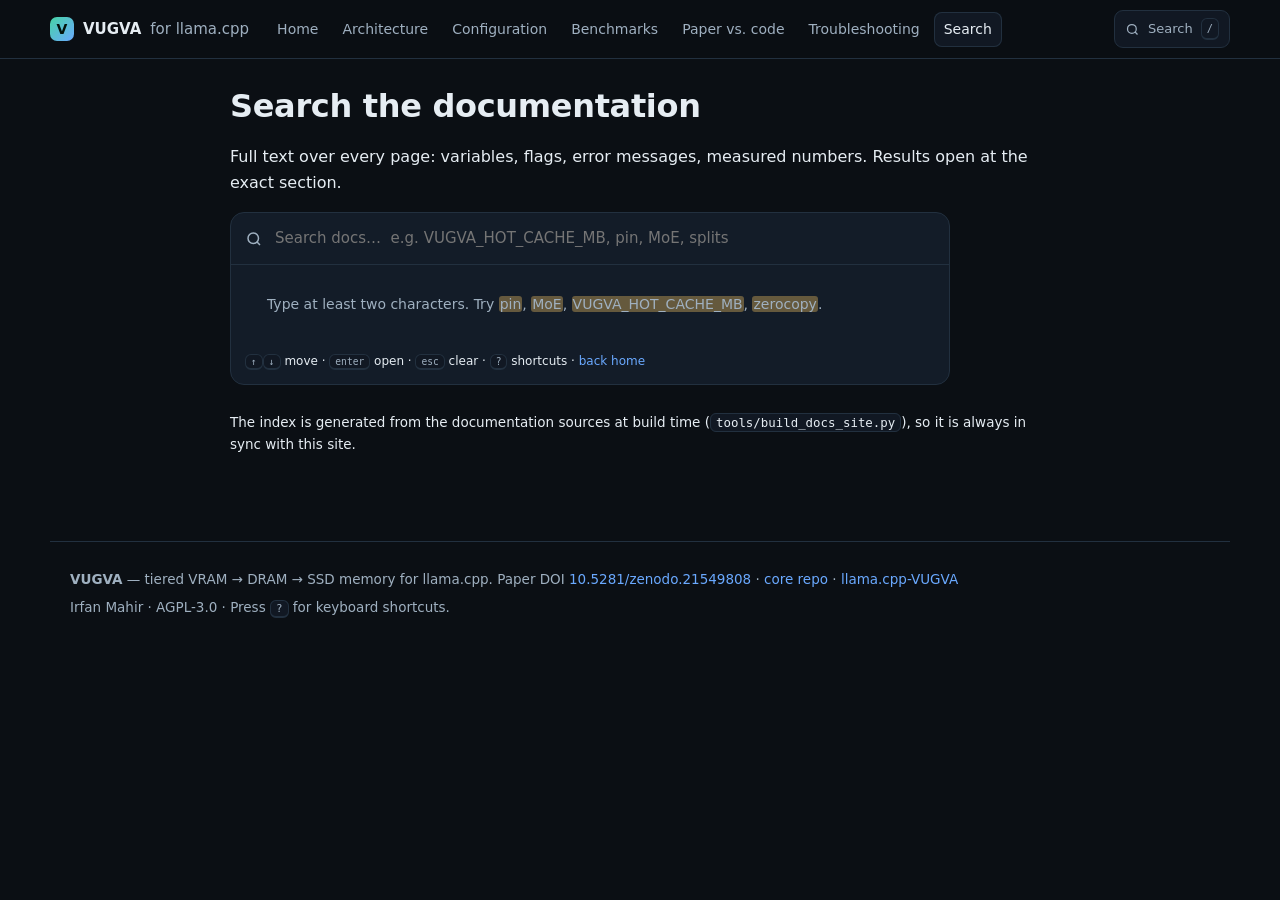
<file: docs/search.html>
<!doctype html>
<html lang="en" data-theme="dark">
<head>
<meta charset="utf-8">
<meta name="viewport" content="width=device-width, initial-scale=1">
<title>Search · VUGVA for llama.cpp</title>
<meta name="description" content="Full-text search across the VUGVA documentation for llama.cpp.">
<meta property="og:title" content="VUGVA for llama.cpp">
<meta property="og:description" content="Tiered VRAM → DRAM → SSD memory for llama.cpp. Run models larger than your GPU.">
<meta property="og:type" content="website">
<link rel="icon" href="data:image/svg+xml,<svg xmlns='http://www.w3.org/2000/svg' viewBox='0 0 32 32'><text y='26' font-size='26'>&#9679;</text></svg>">
<link rel="stylesheet" href="assets/site.css">
</head>
<body>
<a class="skip" href="#content">Skip to content</a>

<a class="skip" href="#content">Skip to content</a>

<header class="site-header">
  <a class="brand" href="index.html"><span class="brand-mark">V</span> VUGVA <span class="brand-sub">for llama.cpp</span></a>
  <nav class="site-nav">
    <a href="index.html">Home</a>
    <a href="architecture.html">Architecture</a>
    <a href="configuration.html">Configuration</a>
    <a href="benchmarks.html">Benchmarks</a>
    <a href="implementation.html">Paper vs. code</a>
    <a href="troubleshooting.html">Troubleshooting</a>
    <a href="search.html" class="active">Search</a>
  </nav>
  <button class="search-btn" id="search-open" type="button" aria-label="Search documentation">
    <svg viewBox="0 0 24 24" aria-hidden="true"><circle cx="11" cy="11" r="7"/><path d="M20 20l-4.3-4.3"/></svg>
    <span>Search</span><kbd>/</kbd>
  </button>
</header>


<main class="layout single" id="content">
  <article class="doc">
    <h1>Search the documentation</h1>
    <p class="sub">Full text over every page: variables, flags, error messages, measured numbers.
       Results open at the exact section.</p>
    <div class="overlay-panel inline-search" role="dialog" aria-label="Search documentation">
      <div class="overlay-bar">
        <svg viewBox="0 0 24 24" aria-hidden="true"><circle cx="11" cy="11" r="7"/><path d="M20 20l-4.3-4.3"/></svg>
        <input id="search-input" type="search" placeholder="Search docs…  e.g. VUGVA_HOT_CACHE_MB, pin, MoE, splits" autocomplete="off" spellcheck="false" autofocus>
      </div>
      <ul id="search-results" class="results"></ul>
      <p class="overlay-hint"><kbd>↑</kbd><kbd>↓</kbd> move · <kbd>enter</kbd> open ·
        <kbd>esc</kbd> clear · <kbd>?</kbd> shortcuts ·
        <a href="index.html">back home</a></p>
    </div>
    <p class="muted" style="margin-top:26px;font-size:13.5px">
      The index is generated from the documentation sources at build time
      (<code>tools/build_docs_site.py</code>), so it is always in sync with this site.
    </p>
  </article>
</main>

<footer class="site-footer">
  <p><strong>VUGVA</strong> — tiered VRAM → DRAM → SSD memory for llama.cpp.
     Paper DOI <a href="https://doi.org/10.5281/zenodo.21549808">10.5281/zenodo.21549808</a> ·
     <a href="https://github.com/Mr-DS-ML-85/VUGVA">core repo</a> ·
     <a href="https://github.com/Mr-DS-ML-85/llama.cpp-VUGVA">llama.cpp-VUGVA</a></p>
  <p class="muted">Irfan Mahir · AGPL-3.0 · Press <kbd>?</kbd> for keyboard shortcuts.</p>
</footer>





<div class="overlay" id="help-overlay" hidden>
  <div class="overlay-panel help" role="dialog" aria-modal="true" aria-label="Keyboard shortcuts">
    <h2>Keyboard shortcuts</h2>
    <dl class="keys">
      <dt><kbd>/</kbd> or <kbd>Ctrl</kbd>+<kbd>K</kbd></dt><dd>open search</dd>
      <dt><kbd>Esc</kbd></dt><dd>close search / help</dd>
      <dt><kbd>↑</kbd> <kbd>↓</kbd></dt><dd>move between results</dd>
      <dt><kbd>Enter</kbd></dt><dd>open selected result</dd>
      <dt><kbd>g</kbd> then <kbd>h</kbd></dt><dd>home</dd>
      <dt><kbd>g</kbd> then <kbd>a</kbd></dt><dd>architecture</dd>
      <dt><kbd>g</kbd> then <kbd>c</kbd></dt><dd>configuration</dd>
      <dt><kbd>g</kbd> then <kbd>b</kbd></dt><dd>benchmarks</dd>
      <dt><kbd>g</kbd> then <kbd>i</kbd></dt><dd>paper vs. code</dd>
      <dt><kbd>g</kbd> then <kbd>t</kbd></dt><dd>troubleshooting</dd>
      <dt><kbd>g</kbd> then <kbd>s</kbd></dt><dd>search page</dd>
      <dt><kbd>t</kbd></dt><dd>toggle light / dark theme</dd>
      <dt><kbd>j</kbd> <kbd>k</kbd></dt><dd>scroll down / up</dd>
      <dt><kbd>?</kbd></dt><dd>this dialog</dd>
    </dl>
    <button class="overlay-close wide" id="help-close" type="button">Close</button>
  </div>
</div>
<script src="assets/site.js" defer></script>
</body>
</html>
</file>
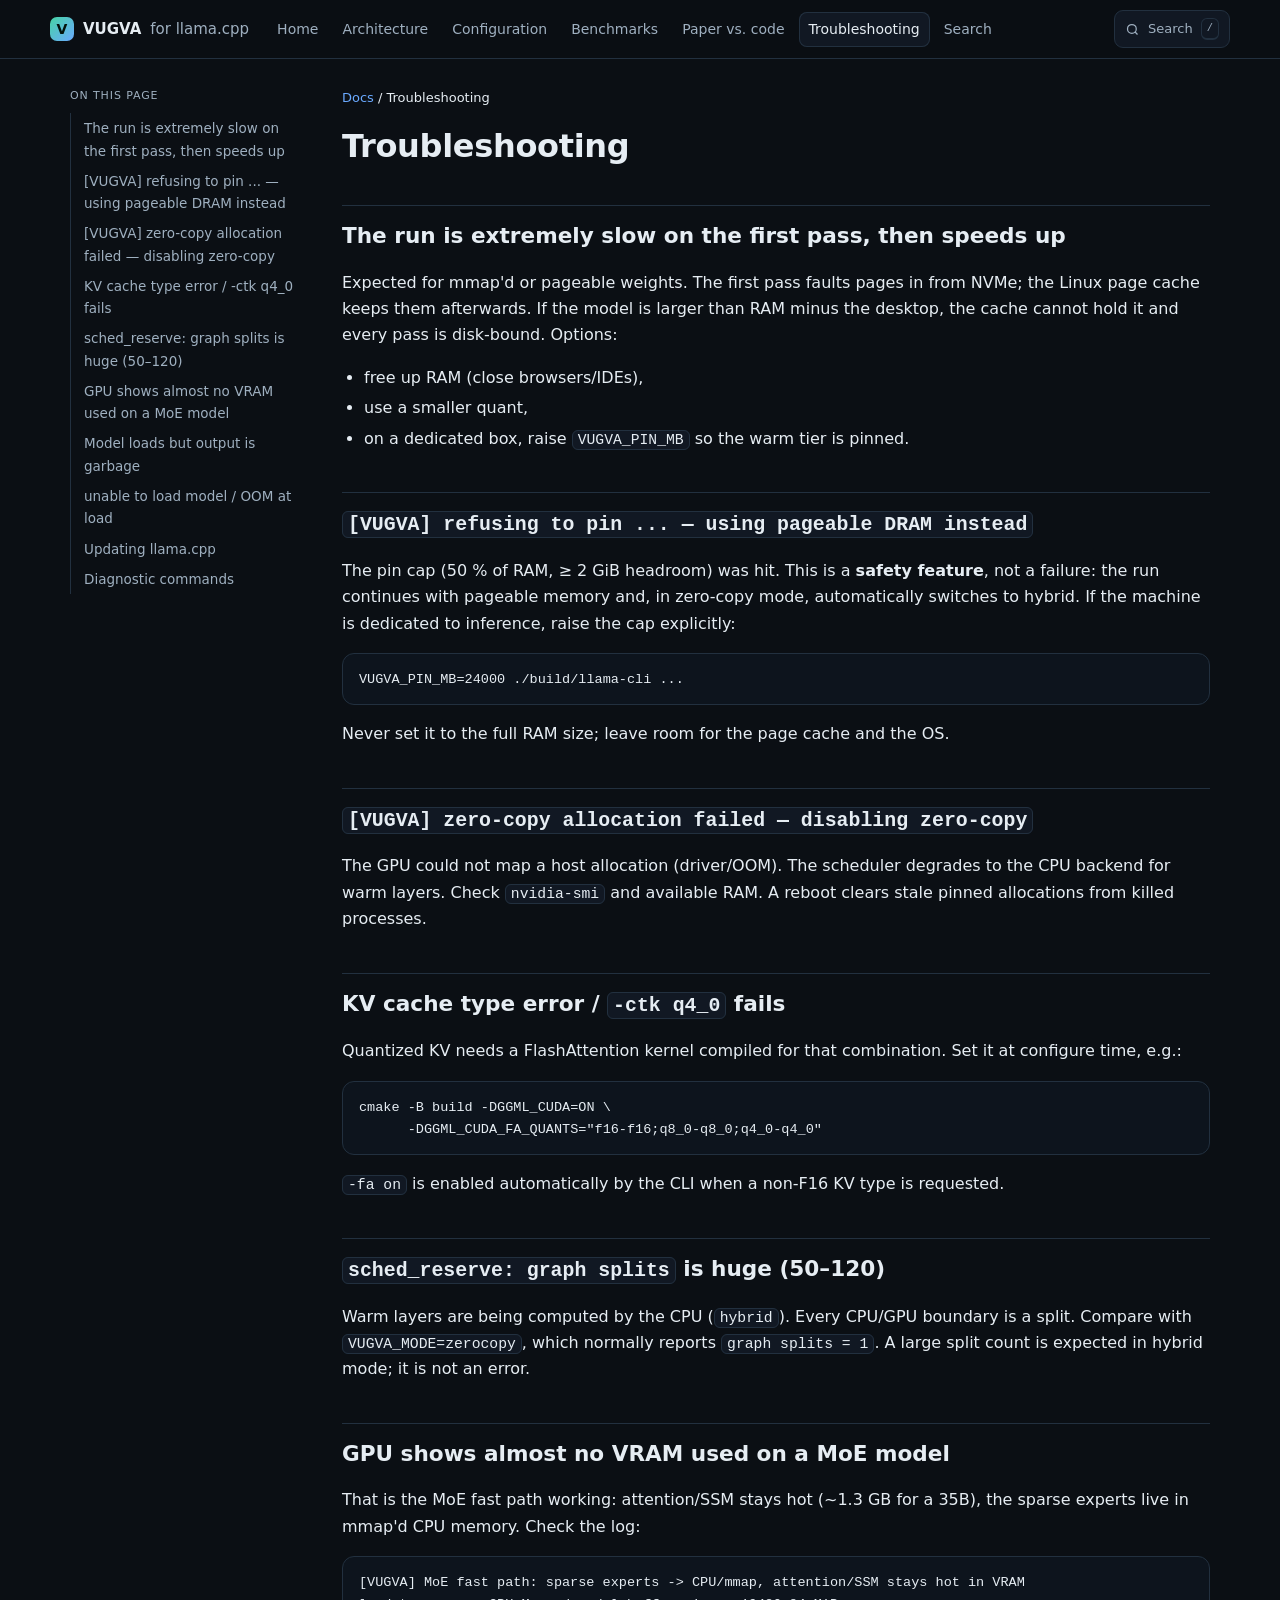
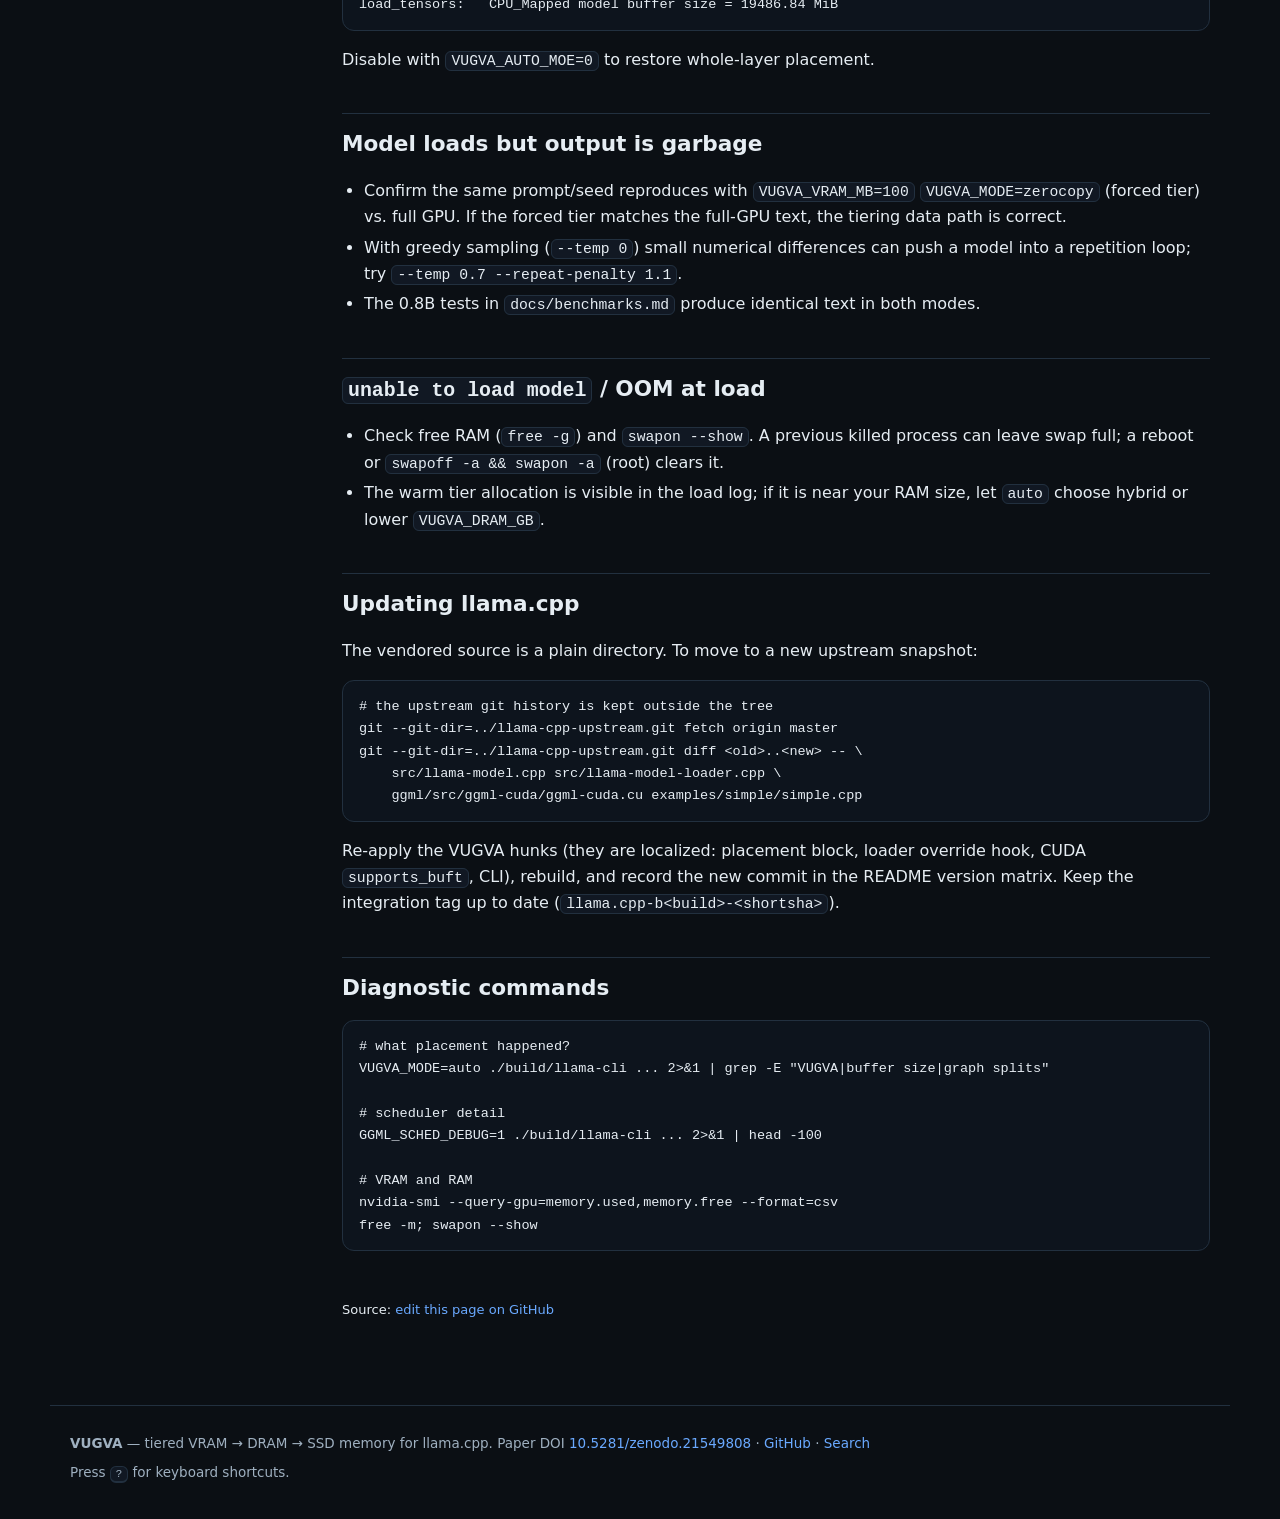
<file: docs/troubleshooting.html>
<!doctype html>
<html lang="en" data-theme="dark">
<head>
<meta charset="utf-8">
<meta name="viewport" content="width=device-width, initial-scale=1">
<title>Troubleshooting · VUGVA for llama.cpp</title>
<meta name="description" content="Slow first pass, pin refusals, KV cache types, graph splits.">
<meta property="og:title" content="Troubleshooting · VUGVA for llama.cpp">
<meta property="og:description" content="Slow first pass, pin refusals, KV cache types, graph splits.">
<link rel="icon" href="data:image/svg+xml,<svg xmlns='http://www.w3.org/2000/svg' viewBox='0 0 32 32'><text y='26' font-size='26'>&#9679;</text></svg>">
<link rel="stylesheet" href="assets/site.css">
</head>
<body>
<a class="skip" href="#content">Skip to content</a>
<header class="site-header">
  <a class="brand" href="index.html"><span class="brand-mark">V</span> VUGVA <span class="brand-sub">for llama.cpp</span></a>
  <nav class="site-nav"><a href="index.html">Home</a>
<a href="architecture.html">Architecture</a>
<a href="configuration.html">Configuration</a>
<a href="benchmarks.html">Benchmarks</a>
<a href="implementation.html">Paper vs. code</a>
<a href="troubleshooting.html" class="active">Troubleshooting</a>
<a href="search.html">Search</a></nav>
  <button class="search-btn" id="search-open" type="button" aria-label="Search documentation">
    <svg viewBox="0 0 24 24" aria-hidden="true"><circle cx="11" cy="11" r="7"/><path d="M20 20l-4.3-4.3"/></svg>
    <span>Search</span><kbd>/</kbd>
  </button>
</header>
<main class="layout">
  <nav class="toc" aria-label="On this page">
<p class="toc-title">On this page</p>
<ul>
<li class="toc-h2"><a href="#the-run-is-extremely-slow-on-the-first-pass-then-speeds-up">The run is extremely slow on the first pass, then speeds up</a></li>
<li class="toc-h2"><a href="#vugva-refusing-to-pin---using-pageable-dram-instead">[VUGVA] refusing to pin ... — using pageable DRAM instead</a></li>
<li class="toc-h2"><a href="#vugva-zero-copy-allocation-failed--disabling-zero-copy">[VUGVA] zero-copy allocation failed — disabling zero-copy</a></li>
<li class="toc-h2"><a href="#kv-cache-type-error---ctk-q4_0-fails">KV cache type error / -ctk q4_0 fails</a></li>
<li class="toc-h2"><a href="#sched_reserve-graph-splits-is-huge-50120">sched_reserve: graph splits is huge (50–120)</a></li>
<li class="toc-h2"><a href="#gpu-shows-almost-no-vram-used-on-a-moe-model">GPU shows almost no VRAM used on a MoE model</a></li>
<li class="toc-h2"><a href="#model-loads-but-output-is-garbage">Model loads but output is garbage</a></li>
<li class="toc-h2"><a href="#unable-to-load-model--oom-at-load">unable to load model / OOM at load</a></li>
<li class="toc-h2"><a href="#updating-llamacpp">Updating llama.cpp</a></li>
<li class="toc-h2"><a href="#diagnostic-commands">Diagnostic commands</a></li>
</ul></nav>
  <article class="doc" id="content">
    <p class="crumb"><a href="index.html">Docs</a> / Troubleshooting</p>
    <h1 id="troubleshooting">Troubleshooting</h1>
<h2 id="the-run-is-extremely-slow-on-the-first-pass-then-speeds-up">The run is extremely slow on the first pass, then speeds up</h2>
<p>Expected for mmap'd or pageable weights. The first pass faults pages in from NVMe; the Linux page cache keeps them afterwards. If the model is larger than RAM minus the desktop, the cache cannot hold it and every pass is disk-bound. Options:</p>
<ul>
<li>free up RAM (close browsers/IDEs),</li>
<li>use a smaller quant,</li>
<li>on a dedicated box, raise <code>VUGVA_PIN_MB</code> so the warm tier is pinned.</li>
</ul>
<h2 id="vugva-refusing-to-pin---using-pageable-dram-instead"><code>[VUGVA] refusing to pin ... — using pageable DRAM instead</code></h2>
<p>The pin cap (50 % of RAM, ≥ 2 GiB headroom) was hit. This is a <strong>safety feature</strong>, not a failure: the run continues with pageable memory and, in zero-copy mode, automatically switches to hybrid. If the machine is dedicated to inference, raise the cap explicitly:</p>
<div class="sourceCode" id="cb1"><pre class="sourceCode bash"><code class="sourceCode bash"><span id="cb1-1"><a href="#cb1-1" aria-hidden="true" tabindex="-1"></a><span class="va">VUGVA_PIN_MB</span><span class="op">=</span>24000 <span class="ex">./build/llama-cli</span> ...</span></code></pre></div>
<p>Never set it to the full RAM size; leave room for the page cache and the OS.</p>
<h2 id="vugva-zero-copy-allocation-failed--disabling-zero-copy"><code>[VUGVA] zero-copy allocation failed — disabling zero-copy</code></h2>
<p>The GPU could not map a host allocation (driver/OOM). The scheduler degrades to the CPU backend for warm layers. Check <code>nvidia-smi</code> and available RAM. A reboot clears stale pinned allocations from killed processes.</p>
<h2 id="kv-cache-type-error---ctk-q4_0-fails">KV cache type error / <code>-ctk q4_0</code> fails</h2>
<p>Quantized KV needs a FlashAttention kernel compiled for that combination. Set it at configure time, e.g.:</p>
<div class="sourceCode" id="cb2"><pre class="sourceCode bash"><code class="sourceCode bash"><span id="cb2-1"><a href="#cb2-1" aria-hidden="true" tabindex="-1"></a><span class="fu">cmake</span> <span class="at">-B</span> build <span class="at">-DGGML_CUDA</span><span class="op">=</span>ON <span class="dt">\</span></span>
<span id="cb2-2"><a href="#cb2-2" aria-hidden="true" tabindex="-1"></a>      <span class="at">-DGGML_CUDA_FA_QUANTS</span><span class="op">=</span><span class="st">&quot;f16-f16;q8_0-q8_0;q4_0-q4_0&quot;</span></span></code></pre></div>
<p><code>-fa on</code> is enabled automatically by the CLI when a non-F16 KV type is requested.</p>
<h2 id="sched_reserve-graph-splits-is-huge-50120"><code>sched_reserve: graph splits</code> is huge (50–120)</h2>
<p>Warm layers are being computed by the CPU (<code>hybrid</code>). Every CPU/GPU boundary is a split. Compare with <code>VUGVA_MODE=zerocopy</code>, which normally reports <code>graph splits = 1</code>. A large split count is expected in hybrid mode; it is not an error.</p>
<h2 id="gpu-shows-almost-no-vram-used-on-a-moe-model">GPU shows almost no VRAM used on a MoE model</h2>
<p>That is the MoE fast path working: attention/SSM stays hot (~1.3 GB for a 35B), the sparse experts live in mmap'd CPU memory. Check the log:</p>
<pre class="text"><code>[VUGVA] MoE fast path: sparse experts -&gt; CPU/mmap, attention/SSM stays hot in VRAM
load_tensors:   CPU_Mapped model buffer size = 19486.84 MiB</code></pre>
<p>Disable with <code>VUGVA_AUTO_MOE=0</code> to restore whole-layer placement.</p>
<h2 id="model-loads-but-output-is-garbage">Model loads but output is garbage</h2>
<ul>
<li>Confirm the same prompt/seed reproduces with <code>VUGVA_VRAM_MB=100</code> <code>VUGVA_MODE=zerocopy</code> (forced tier) vs. full GPU. If the forced tier matches the full-GPU text, the tiering data path is correct.</li>
<li>With greedy sampling (<code>--temp 0</code>) small numerical differences can push a model into a repetition loop; try <code>--temp 0.7 --repeat-penalty 1.1</code>.</li>
<li>The 0.8B tests in <code>docs/benchmarks.md</code> produce identical text in both modes.</li>
</ul>
<h2 id="unable-to-load-model--oom-at-load"><code>unable to load model</code> / OOM at load</h2>
<ul>
<li>Check free RAM (<code>free -g</code>) and <code>swapon --show</code>. A previous killed process can leave swap full; a reboot or <code>swapoff -a &amp;&amp; swapon -a</code> (root) clears it.</li>
<li>The warm tier allocation is visible in the load log; if it is near your RAM size, let <code>auto</code> choose hybrid or lower <code>VUGVA_DRAM_GB</code>.</li>
</ul>
<h2 id="updating-llamacpp">Updating llama.cpp</h2>
<p>The vendored source is a plain directory. To move to a new upstream snapshot:</p>
<div class="sourceCode" id="cb4"><pre class="sourceCode bash"><code class="sourceCode bash"><span id="cb4-1"><a href="#cb4-1" aria-hidden="true" tabindex="-1"></a><span class="co"># the upstream git history is kept outside the tree</span></span>
<span id="cb4-2"><a href="#cb4-2" aria-hidden="true" tabindex="-1"></a><span class="fu">git</span> <span class="at">--git-dir</span><span class="op">=</span>../llama-cpp-upstream.git fetch origin master</span>
<span id="cb4-3"><a href="#cb4-3" aria-hidden="true" tabindex="-1"></a><span class="fu">git</span> <span class="at">--git-dir</span><span class="op">=</span>../llama-cpp-upstream.git diff <span class="op">&lt;</span>old<span class="op">&gt;</span>..<span class="op">&lt;</span>new<span class="op">&gt;</span> -- <span class="dt">\</span></span>
<span id="cb4-4"><a href="#cb4-4" aria-hidden="true" tabindex="-1"></a>    src/llama-model.cpp src/llama-model-loader.cpp <span class="dt">\</span></span>
<span id="cb4-5"><a href="#cb4-5" aria-hidden="true" tabindex="-1"></a>    ggml/src/ggml-cuda/ggml-cuda.cu examples/simple/simple.cpp</span></code></pre></div>
<p>Re-apply the VUGVA hunks (they are localized: placement block, loader override hook, CUDA <code>supports_buft</code>, CLI), rebuild, and record the new commit in the README version matrix. Keep the integration tag up to date (<code>llama.cpp-b&lt;build&gt;-&lt;shortsha&gt;</code>).</p>
<h2 id="diagnostic-commands">Diagnostic commands</h2>
<div class="sourceCode" id="cb5"><pre class="sourceCode bash"><code class="sourceCode bash"><span id="cb5-1"><a href="#cb5-1" aria-hidden="true" tabindex="-1"></a><span class="co"># what placement happened?</span></span>
<span id="cb5-2"><a href="#cb5-2" aria-hidden="true" tabindex="-1"></a><span class="va">VUGVA_MODE</span><span class="op">=</span>auto <span class="ex">./build/llama-cli</span> ... <span class="dv">2</span><span class="op">&gt;&amp;</span><span class="dv">1</span> <span class="kw">|</span> <span class="fu">grep</span> <span class="at">-E</span> <span class="st">&quot;VUGVA|buffer size|graph splits&quot;</span></span>
<span id="cb5-3"><a href="#cb5-3" aria-hidden="true" tabindex="-1"></a></span>
<span id="cb5-4"><a href="#cb5-4" aria-hidden="true" tabindex="-1"></a><span class="co"># scheduler detail</span></span>
<span id="cb5-5"><a href="#cb5-5" aria-hidden="true" tabindex="-1"></a><span class="va">GGML_SCHED_DEBUG</span><span class="op">=</span>1 <span class="ex">./build/llama-cli</span> ... <span class="dv">2</span><span class="op">&gt;&amp;</span><span class="dv">1</span> <span class="kw">|</span> <span class="fu">head</span> <span class="at">-100</span></span>
<span id="cb5-6"><a href="#cb5-6" aria-hidden="true" tabindex="-1"></a></span>
<span id="cb5-7"><a href="#cb5-7" aria-hidden="true" tabindex="-1"></a><span class="co"># VRAM and RAM</span></span>
<span id="cb5-8"><a href="#cb5-8" aria-hidden="true" tabindex="-1"></a><span class="ex">nvidia-smi</span> <span class="at">--query-gpu</span><span class="op">=</span>memory.used,memory.free <span class="at">--format</span><span class="op">=</span>csv</span>
<span id="cb5-9"><a href="#cb5-9" aria-hidden="true" tabindex="-1"></a><span class="fu">free</span> <span class="at">-m</span><span class="kw">;</span> <span class="ex">swapon</span> <span class="at">--show</span></span></code></pre></div>

    <p class="source-link">Source: <a href="https://github.com/Mr-DS-ML-85/llama.cpp-VUGVA/blob/main/docs/troubleshooting.md">edit this page on GitHub</a></p>
  </article>
</main>
<footer class="site-footer">
  <p><strong>VUGVA</strong> — tiered VRAM → DRAM → SSD memory for llama.cpp.
     Paper DOI <a href="https://doi.org/10.5281/zenodo.21549808">10.5281/zenodo.21549808</a> ·
     <a href="https://github.com/Mr-DS-ML-85/llama.cpp-VUGVA">GitHub</a> · <a href="search.html">Search</a></p>
  <p class="muted">Press <kbd>?</kbd> for keyboard shortcuts.</p>
</footer>
<div class="overlay" id="search-overlay" hidden>
  <div class="overlay-panel" role="dialog" aria-modal="true" aria-label="Search documentation">
    <div class="overlay-bar">
      <svg viewBox="0 0 24 24" aria-hidden="true"><circle cx="11" cy="11" r="7"/><path d="M20 20l-4.3-4.3"/></svg>
      <input id="search-input" type="search" placeholder="Search docs…  e.g. VUGVA_HOT_CACHE_MB, pin, MoE"
             autocomplete="off" spellcheck="false">
      <button class="overlay-close" id="search-close" type="button" aria-label="Close search">esc</button>
    </div>
    <ul id="search-results" class="results"></ul>
    <p class="overlay-hint"><kbd>↑</kbd><kbd>↓</kbd> move · <kbd>enter</kbd> open · <kbd>esc</kbd> close</p>
  </div>
</div>
<div class="overlay" id="help-overlay" hidden>
  <div class="overlay-panel help" role="dialog" aria-modal="true" aria-label="Keyboard shortcuts">
    <h2>Keyboard shortcuts</h2>
    <dl class="keys">
      <dt><kbd>/</kbd> or <kbd>Ctrl</kbd>+<kbd>K</kbd></dt><dd>open search</dd>
      <dt><kbd>Esc</kbd></dt><dd>close search / help</dd>
      <dt><kbd>↑</kbd> <kbd>↓</kbd></dt><dd>move between results</dd>
      <dt><kbd>Enter</kbd></dt><dd>open selected result</dd>
      <dt><kbd>g</kbd> then <kbd>h</kbd></dt><dd>home</dd>
      <dt><kbd>g</kbd> then <kbd>a</kbd></dt><dd>architecture</dd>
      <dt><kbd>g</kbd> then <kbd>c</kbd></dt><dd>configuration</dd>
      <dt><kbd>g</kbd> then <kbd>b</kbd></dt><dd>benchmarks</dd>
      <dt><kbd>g</kbd> then <kbd>i</kbd></dt><dd>paper vs. code</dd>
      <dt><kbd>g</kbd> then <kbd>t</kbd></dt><dd>troubleshooting</dd>
      <dt><kbd>g</kbd> then <kbd>s</kbd></dt><dd>search page</dd>
      <dt><kbd>t</kbd></dt><dd>toggle light / dark theme</dd>
      <dt><kbd>?</kbd></dt><dd>this dialog</dd>
    </dl>
    <button class="overlay-close wide" id="help-close" type="button">Close</button>
  </div>
</div>
<script src="assets/site.js" defer></script>
</body>
</html>
</file>
<file: docs/assets/site.css>
/* VUGVA docs — single stylesheet, no build step, no external requests */
:root {
  --bg: #0b0f14;
  --bg-soft: #111823;
  --bg-code: #0d141d;
  --panel: #131c28;
  --line: #22303f;
  --fg: #e6edf3;
  --fg-soft: #9fb0c0;
  --accent: #46d3a4;
  --accent-2: #6aa9ff;
  --warn: #ffcc66;
  --radius: 12px;
  --mono: ui-monospace, SFMono-Regular, "SF Mono", Menlo, Consolas, monospace;
  --sans: system-ui, -apple-system, "Segoe UI", Roboto, Inter, sans-serif;
  --max: 1180px;
}
html[data-theme="light"] {
  --bg: #fbfcfe;
  --bg-soft: #f1f5fa;
  --bg-code: #f6f8fb;
  --panel: #ffffff;
  --line: #d8e1ec;
  --fg: #101820;
  --fg-soft: #506072;
  --accent: #0d8f68;
  --accent-2: #1f5fd0;
  --warn: #a06000;
}

* { box-sizing: border-box; }
html { scroll-behavior: smooth; scroll-padding-top: 84px; }
body {
  margin: 0; background: var(--bg); color: var(--fg);
  font: 16px/1.65 var(--sans);
  -webkit-font-smoothing: antialiased;
}
a { color: var(--accent-2); text-decoration: none; }
a:hover { text-decoration: underline; }
code, kbd, pre { font-family: var(--mono); font-size: .92em; }
kbd {
  border: 1px solid var(--line); border-bottom-width: 2px; border-radius: 6px;
  padding: 1px 5px; background: var(--bg-soft); color: var(--fg-soft); font-size: .8em;
}
.skip { position: absolute; left: -999px; }
.skip:focus { left: 12px; top: 12px; background: var(--panel); padding: 8px 12px; z-index: 99; }

/* header */
.site-header {
  position: sticky; top: 0; z-index: 40;
  display: flex; align-items: center; gap: 18px;
  padding: 10px max(16px, calc((100vw - var(--max)) / 2));
  background: color-mix(in srgb, var(--bg) 86%, transparent);
  backdrop-filter: blur(10px);
  border-bottom: 1px solid var(--line);
}
.brand { display: flex; align-items: center; gap: 9px; font-weight: 700; color: var(--fg); font-size: 15px; }
.brand:hover { text-decoration: none; }
.brand-mark {
  display: grid; place-items: center; width: 24px; height: 24px; border-radius: 7px;
  background: linear-gradient(135deg, var(--accent), var(--accent-2)); color: #04120c;
  font-weight: 800; font-size: 14px;
}
.brand-sub { color: var(--fg-soft); font-weight: 500; }
.site-nav { display: flex; gap: 4px; flex: 1; flex-wrap: wrap; }
.site-nav a {
  color: var(--fg-soft); padding: 6px 10px; border-radius: 8px; font-size: 14px;
}
.site-nav a:hover { background: var(--bg-soft); color: var(--fg); text-decoration: none; }
.site-nav a.active { color: var(--fg); background: var(--bg-soft); box-shadow: inset 0 0 0 1px var(--line); }
.search-btn {
  display: flex; align-items: center; gap: 8px; cursor: pointer;
  border: 1px solid var(--line); background: var(--bg-soft); color: var(--fg-soft);
  padding: 7px 10px; border-radius: 9px; font: inherit; font-size: 13px;
}
.search-btn:hover { color: var(--fg); border-color: var(--accent); }
.search-btn svg { width: 15px; height: 15px; fill: none; stroke: currentColor; stroke-width: 2; }

/* layout */
.layout {
  max-width: var(--max); margin: 0 auto; padding: 28px 20px 72px;
  display: grid; grid-template-columns: 232px minmax(0, 1fr); gap: 40px;
}
.toc { position: sticky; top: 84px; align-self: start; font-size: 13.5px; max-height: calc(100vh - 110px); overflow: auto; }
.toc-title { margin: 0 0 8px; text-transform: uppercase; letter-spacing: .08em; font-size: 11px; color: var(--fg-soft); }
.toc ul { list-style: none; margin: 0; padding: 0; border-left: 1px solid var(--line); }
.toc li a { display: block; padding: 4px 0 4px 12px; color: var(--fg-soft); border-left: 2px solid transparent; margin-left: -1px; }
.toc li a:hover { color: var(--fg); border-left-color: var(--accent); text-decoration: none; }
.toc-h3 a { padding-left: 24px; font-size: 12.5px; }

.doc { min-width: 0; }
.crumb { font-size: 13px; color: var(--fg-soft); margin: 0 0 18px; }
.doc h1 { font-size: 2rem; line-height: 1.2; margin: 0 0 18px; letter-spacing: -.01em; }
.doc h2 { font-size: 1.35rem; margin: 40px 0 12px; padding-top: 12px; border-top: 1px solid var(--line); }
.doc h3 { font-size: 1.05rem; margin: 26px 0 8px; }
.doc p, .doc li { color: var(--fg); }
.doc ul, .doc ol { padding-left: 22px; }
.doc li { margin: 4px 0; }
.doc hr { border: 0; border-top: 1px solid var(--line); margin: 32px 0; }
.doc table { border-collapse: collapse; width: 100%; margin: 16px 0; font-size: 14px; display: block; overflow-x: auto; }
.doc th, .doc td { border: 1px solid var(--line); padding: 8px 10px; text-align: left; vertical-align: top; }
.doc th { background: var(--bg-soft); font-weight: 600; }
.doc tr:nth-child(even) td { background: color-mix(in srgb, var(--bg-soft) 45%, transparent); }
.doc pre {
  background: var(--bg-code); border: 1px solid var(--line); border-radius: var(--radius);
  padding: 14px 16px; overflow: auto; line-height: 1.5;
}
.doc :not(pre) > code {
  background: var(--bg-soft); border: 1px solid var(--line); border-radius: 6px; padding: 1px 5px;
}
.doc blockquote {
  margin: 16px 0; padding: 10px 16px; border-left: 3px solid var(--accent);
  background: var(--bg-soft); border-radius: 0 var(--radius) var(--radius) 0; color: var(--fg-soft);
}
.doc img { max-width: 100%; border-radius: var(--radius); }
.source-link { margin-top: 48px; font-size: 13px; color: var(--fg-soft); }

/* landing */
.hero {
  max-width: var(--max); margin: 0 auto; padding: 72px 20px 40px;
  display: grid; grid-template-columns: minmax(0, 1.1fr) minmax(0, .9fr); gap: 44px; align-items: center;
}
.eyebrow { color: var(--accent); font-size: 12.5px; letter-spacing: .14em; text-transform: uppercase; font-weight: 700; }
.hero h1 { font-size: clamp(2.1rem, 4.4vw, 3.2rem); line-height: 1.08; margin: 12px 0 16px; letter-spacing: -.02em; }
.hero h1 em { font-style: normal; background: linear-gradient(120deg, var(--accent), var(--accent-2)); -webkit-background-clip: text; background-clip: text; color: transparent; }
.hero p.lead { font-size: 1.1rem; color: var(--fg-soft); max-width: 48ch; }
.cta { display: flex; flex-wrap: wrap; gap: 10px; margin: 26px 0 18px; }
.btn {
  display: inline-flex; align-items: center; gap: 8px; padding: 11px 18px; border-radius: 10px;
  font-weight: 600; font-size: 14.5px; border: 1px solid var(--line); color: var(--fg); background: var(--panel);
}
.btn:hover { text-decoration: none; border-color: var(--accent); }
.btn.primary { background: linear-gradient(135deg, var(--accent), var(--accent-2)); color: #04120c; border: 0; }
.chips { display: flex; flex-wrap: wrap; gap: 8px; font-size: 12.5px; color: var(--fg-soft); }
.chip { border: 1px solid var(--line); border-radius: 999px; padding: 3px 10px; background: var(--bg-soft); }

.tiers { border: 1px solid var(--line); border-radius: 16px; background: var(--panel); padding: 18px; }
.tier { display: flex; align-items: center; justify-content: space-between; gap: 12px; padding: 12px 14px; border-radius: 10px; margin: 8px 0; }
.tier.hot { background: color-mix(in srgb, var(--accent) 16%, transparent); border: 1px solid color-mix(in srgb, var(--accent) 40%, transparent); }
.tier.warm { background: color-mix(in srgb, var(--accent-2) 14%, transparent); border: 1px solid color-mix(in srgb, var(--accent-2) 36%, transparent); }
.tier.cold { background: var(--bg-soft); border: 1px solid var(--line); }
.tier b { font-size: 14px; }
.tier span { font-size: 12.5px; color: var(--fg-soft); font-family: var(--mono); }
.arrow { text-align: center; color: var(--fg-soft); font-size: 13px; margin: -4px 0; }

.section { max-width: var(--max); margin: 0 auto; padding: 44px 20px; }
.section h2 { font-size: 1.7rem; margin: 0 0 8px; letter-spacing: -.01em; }
.section p.sub { color: var(--fg-soft); margin: 0 0 28px; max-width: 70ch; }
.cards { display: grid; grid-template-columns: repeat(auto-fit, minmax(250px, 1fr)); gap: 16px; }
.card {
  display: block; padding: 20px; border: 1px solid var(--line); border-radius: var(--radius);
  background: var(--panel); color: var(--fg);
}
.card:hover { text-decoration: none; border-color: var(--accent); transform: translateY(-2px); transition: .15s; }
.card h3 { margin: 0 0 6px; font-size: 1rem; }
.card p { margin: 0; color: var(--fg-soft); font-size: 14px; }
.card .k { display: block; font-family: var(--mono); font-size: 12px; color: var(--accent); margin-bottom: 8px; }
.card.wide { grid-column: 1 / -1; }

.numbers { display: grid; grid-template-columns: repeat(auto-fit, minmax(180px, 1fr)); gap: 14px; margin: 8px 0 0; }
.stat { border: 1px solid var(--line); border-radius: var(--radius); padding: 18px; background: var(--panel); }
.stat b { display: block; font-size: 1.75rem; line-height: 1.1; letter-spacing: -.02em; }
.stat span { color: var(--fg-soft); font-size: 13px; }
.stat .up { color: var(--accent); }

pre.term {
  background: var(--bg-code); border: 1px solid var(--line); border-radius: var(--radius);
  padding: 16px 18px; overflow: auto; font-size: 13px; line-height: 1.6; margin: 0;
}
pre.term .c { color: var(--fg-soft); }
pre.term .g { color: var(--accent); }

/* search overlay */
.overlay {
  position: fixed; inset: 0; z-index: 60; display: grid; place-items: start center;
  background: color-mix(in srgb, #000 58%, transparent); padding: 10vh 16px 16px;
}
.overlay[hidden] { display: none; }
.overlay-panel {
  width: min(720px, 100%); background: var(--panel); border: 1px solid var(--line);
  border-radius: 14px; box-shadow: 0 24px 60px rgba(0,0,0,.45); overflow: hidden;
}
.overlay-bar { display: flex; align-items: center; gap: 10px; padding: 12px 14px; border-bottom: 1px solid var(--line); }
.overlay-bar svg { width: 18px; height: 18px; fill: none; stroke: var(--fg-soft); stroke-width: 2; }
#search-input {
  flex: 1; border: 0; background: transparent; color: var(--fg); font: inherit; font-size: 16px; outline: none;
}
.overlay-close { border: 1px solid var(--line); background: var(--bg-soft); color: var(--fg-soft); border-radius: 7px; padding: 3px 8px; cursor: pointer; font: inherit; font-size: 12px; }
.overlay-close.wide { width: 100%; margin-top: 18px; padding: 9px; font-size: 13px; }
.results { list-style: none; margin: 0; padding: 6px; max-height: 56vh; overflow: auto; }
.results li { border-radius: 9px; }
.results a { display: block; padding: 10px 12px; color: var(--fg); border-radius: 9px; }
.results a:hover, .results li[aria-selected="true"] a { background: var(--bg-soft); text-decoration: none; }
.results .r-page { font-size: 11.5px; text-transform: uppercase; letter-spacing: .08em; color: var(--accent); }
.results .r-head { font-weight: 600; font-size: 14px; }
.results .r-text { color: var(--fg-soft); font-size: 13px; display: block; margin-top: 3px; }
.results mark { background: color-mix(in srgb, var(--warn) 35%, transparent); color: inherit; border-radius: 3px; padding: 0 1px; }
.results .empty { padding: 18px 14px; color: var(--fg-soft); font-size: 14px; }
.overlay-hint { margin: 0; padding: 8px 14px 12px; color: var(--fg-soft); font-size: 12px; }
.help { padding: 22px 24px 18px; }
.help h2 { margin: 0 0 14px; font-size: 1.1rem; }
.keys { display: grid; grid-template-columns: max-content 1fr; gap: 8px 18px; margin: 0; font-size: 14px; }
.keys dt { white-space: nowrap; }
.keys dd { margin: 0; color: var(--fg-soft); }

.site-footer {
  border-top: 1px solid var(--line); padding: 26px 20px 40px; max-width: var(--max);
  margin: 0 auto; color: var(--fg-soft); font-size: 13.5px;
}
.site-footer p { margin: 0 0 6px; }
.muted { color: var(--fg-soft); }

@media (max-width: 900px) {
  .layout { grid-template-columns: 1fr; gap: 18px; }
  .toc { display: none; }
  .hero { grid-template-columns: 1fr; padding-top: 44px; }
  .site-nav { display: none; }
}
@media (prefers-reduced-motion: reduce) {
  html { scroll-behavior: auto; }
  .card:hover { transform: none; }
}

/* standalone search page */
.layout.single { grid-template-columns: minmax(0, 1fr); max-width: 860px; }
.overlay-panel.inline-search { box-shadow: none; margin-top: 8px; }
.overlay-panel.inline-search #search-input { font-size: 15px; }
</file>
